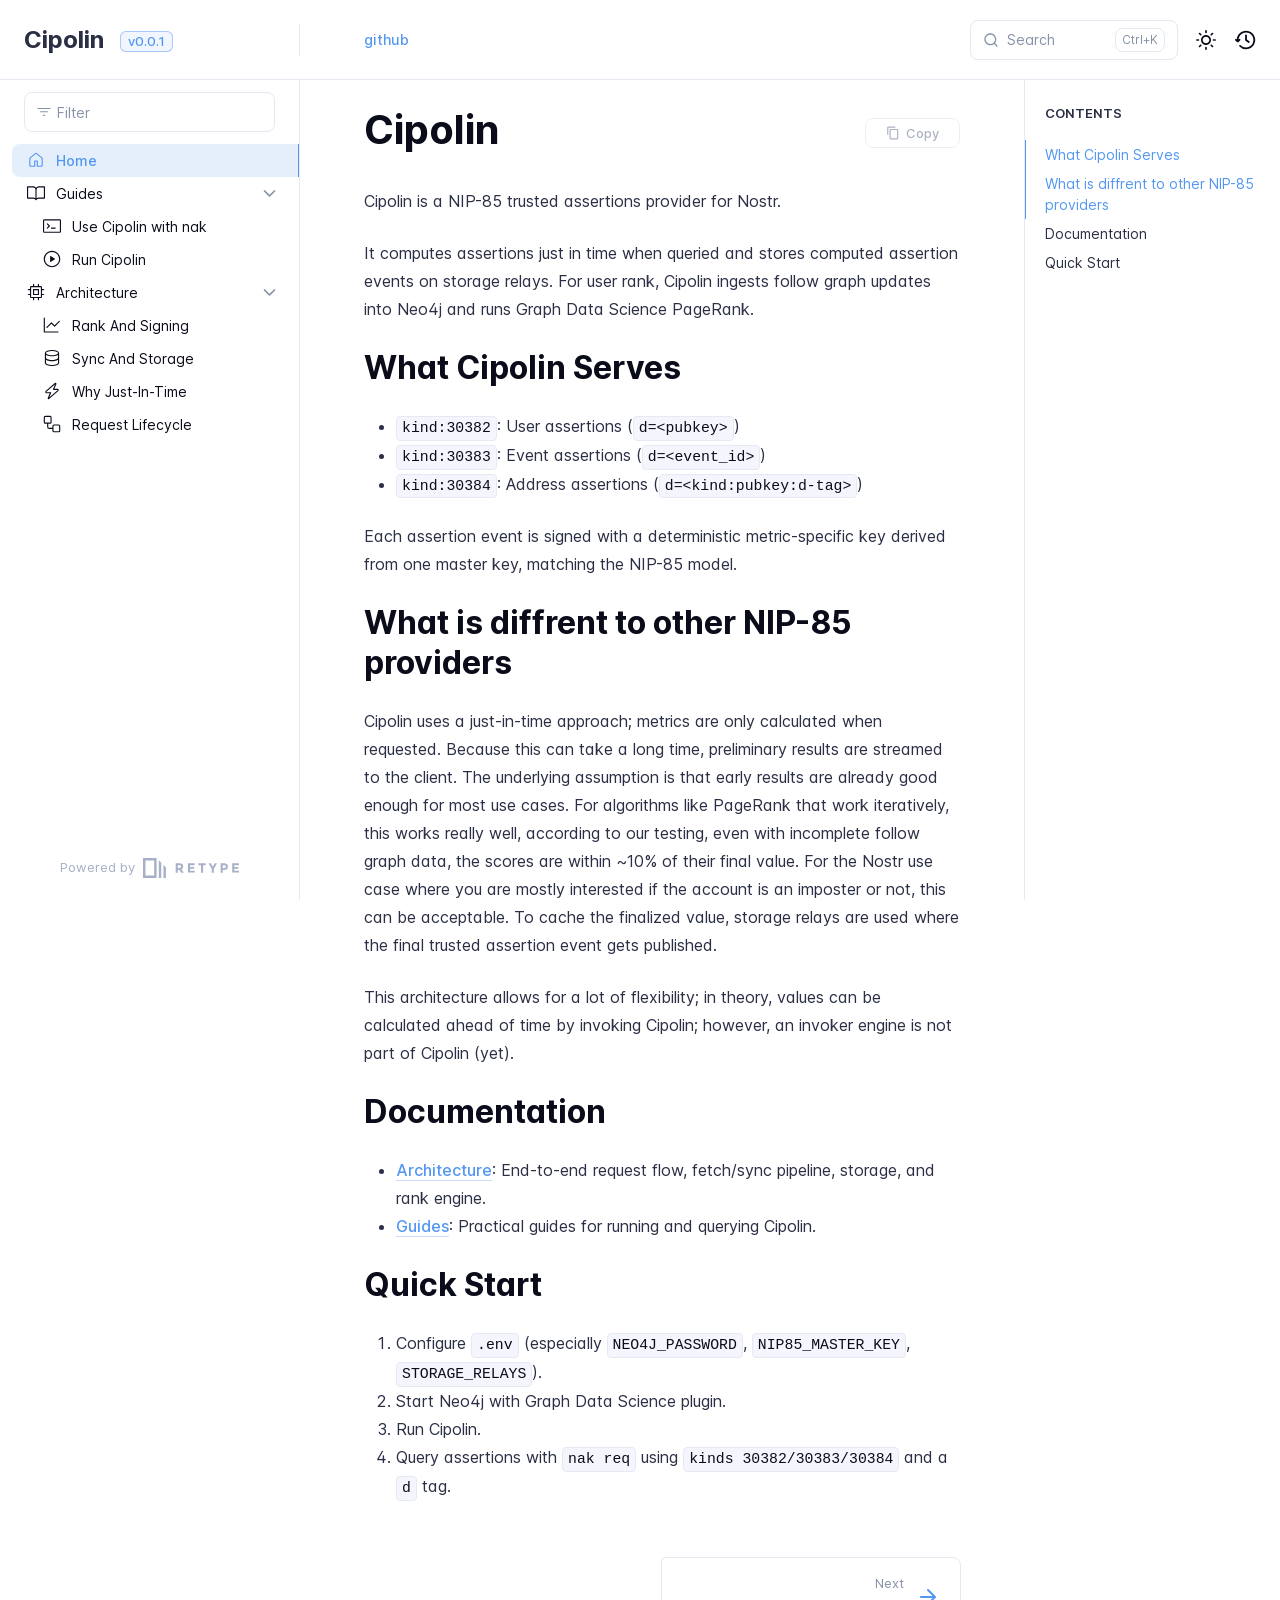
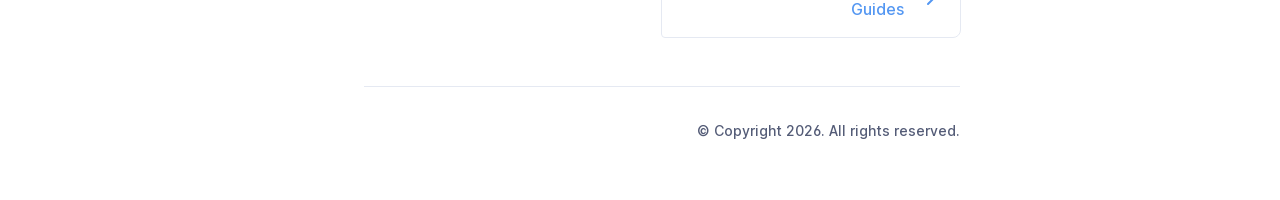
<file: index.html>
<!DOCTYPE html>
<html lang="en" class="h-full">
<head>
    <meta charset="UTF-8">
    <meta name="viewport" content="width=device-width,initial-scale=1">
    <meta name="color-scheme" content="light dark">
    <meta name="turbo-root" content="/cipolin">
    <meta name="turbo-cache-control" content="no-cache" data-turbo-track="reload" data-track-token="4.5.3.829649344211">

    <!-- See retype.com -->
    <meta name="generator" content="Retype 4.5.3">

    <!-- Primary Meta Tags -->
    <title>Cipolin</title>
    <meta name="title" content="Cipolin">
    <meta name="description" content="Cipolin is a NIP-85 trusted assertions provider for Nostr.">

    <!-- Canonical -->
    <link rel="canonical" href="https://nogringo.github.io/cipolin/">
    <link rel="sitemap" type="application/xml" title="Sitemap" href="https://nogringo.github.io/cipolin/sitemap.xml">

    <!-- Open Graph -->
    <meta property="og:type" content="website">
    <meta property="og:url" content="https://nogringo.github.io/cipolin/">
    <meta property="og:title" content="Cipolin">
    <meta property="og:description" content="Cipolin is a NIP-85 trusted assertions provider for Nostr.">
    <meta property="og:site_name" content="Cipolin">
    <meta property="og:locale" content="en_US">

    <!-- Twitter -->
    <meta name="twitter:card" content="summary_large_image">
    <meta name="twitter:url" content="https://nogringo.github.io/cipolin/">
    <meta name="twitter:title" content="Cipolin">
    <meta name="twitter:description" content="Cipolin is a NIP-85 trusted assertions provider for Nostr.">

    <!-- Alternate Markdown -->
    <link rel="alternate" type="text/markdown" href="https://nogringo.github.io/cipolin/index.md">

    <script data-cfasync="false">(function(){var cl=document.documentElement.classList,ls=localStorage.getItem("retype_scheme"),hd=cl.contains("dark"),hl=cl.contains("light"),wm=window.matchMedia&&window.matchMedia("(prefers-color-scheme: dark)").matches;if(ls==="dark"||(!ls&&wm&&!hd&&!hl)){cl.remove("light");cl.add("dark")}else if(ls==="light"||(!ls&&!wm&&!hd&&!hl)){cl.remove("dark");cl.add("light")}})();</script>

    <link href="resources/css/retype.css?v=4.5.3.829649344211" rel="stylesheet">

    <script data-cfasync="false" src="resources/js/config.js?v=4.5.3.829649344211" data-turbo-eval="false" defer></script>
    <script data-cfasync="false" src="resources/js/retype.js?v=4.5.3" data-turbo-eval="false" defer></script>
    <script id="lunr-js" data-cfasync="false" src="resources/js/lunr.js?v=4.5.3.829649344211" data-turbo-eval="false" defer></script>
</head>
<body>
    <div id="retype-app" class="relative text-base antialiased text-base-text bg-base-bg font-body">
    <div class="absolute bottom-0 left-0" style="top: 5rem; right: 50%"></div>

    <header id="retype-header" class="sticky top-0 z-30 flex w-full h-16 bg-header-bg border-b border-header-border md:h-20">
        <div class="container relative flex items-center justify-between pr-6 grow md:justify-start">
            <!-- Mobile menu button skeleton -->
            <button v-cloak class="skeleton retype-mobile-menu-button flex items-center justify-center shrink-0 overflow-hidden dark:text-white focus:outline-hidden rounded-full w-10 h-10 ml-3.5 md:hidden"><svg xmlns="http://www.w3.org/2000/svg" class="mb-px shrink-0" width="24" height="24" viewBox="0 0 24 24" role="presentation" style="margin-bottom: 0px;"><g fill="currentColor"><path d="M2 4h20v2H2zM2 11h20v2H2zM2 18h20v2H2z"></path></g></svg></button>
            <div v-cloak id="retype-sidebar-left-toggle-button"></div>
    
            <!-- Logo -->
            <div class="flex items-center justify-between h-full py-2 md:w-75">
                <div class="flex items-center px-2 md:px-6">
                    <a id="retype-branding-logo" href="https://nogringo.github.io/cipolin/" class="flex items-center leading-snug text-2xl">
                        <span class="dark:text-white font-bold line-clamp-1 md:line-clamp-2">Cipolin</span>
                    </a><span id="retype-branding-label" class="inline-flex mt-1 px-2 py-1 ml-4 text-xs font-medium leading-none items-center rounded-md bg-branding-label-bg text-branding-label-text ring-1 ring-branding-label-border ring-inset md:inline-block">v0.0.1</span>
                </div>
    
                <span class="hidden h-8 border-r md:inline-block border-base-border"></span>
            </div>
    
            <div class="flex justify-between md:grow">
                <!-- Top Nav -->
                <nav id="retype-header-nav" class="hidden md:flex">
                    <ul class="flex flex-col mb-4 md:pl-16 md:mb-0 md:flex-row md:items-center">
                        <li class="mr-6">
                            <a class="py-2 md:mb-0 inline-flex items-center text-sm whitespace-nowrap transition-colors duration-200 ease-linear md:text-header-text font-header-text hover:text-header-text-hover" href="https://github.com/nogringo/cipolin">github</a>
                        </li>
    
                    </ul>
                </nav>
    
                <div v-cloak class="flex justify-end grow">
                    <div id="retype-mobile-search-button"></div>
                    <doc-search-desktop></doc-search-desktop>
    
                    <doc-theme-switch class="lg:ml-2"></doc-theme-switch>
                    <doc-history></doc-history>
                </div>
            </div>
        </div>
    </header>


    <div id="retype-container" class="container relative flex bg-white">
        <!-- Sidebar Skeleton -->
        <div v-cloak class="fixed flex flex-col shrink-0 duration-300 ease-in-out bg-sidebar-left-bg border-sidebar-left-border sidebar top-20 w-75 border-r h-screen md:sticky transition-transform skeleton">
        
            <div class="flex items-center h-16 px-6">
                <input id="retype-filter-input-mock" class="w-full h-10 pl-8 px-3 py-2 transition-colors duration-200 ease-linear bg-filter-bg border border-filter-border rounded-lg shadow-none md:text-sm hover:border-filter-border-hover focus:outline-hidden focus:border-filter-border-focus placeholder-filter-placeholder" type="text">
            </div>
        
            <div class="pl-6 mt-1 mb-4">
                <div class="w-32 h-3 mb-4 bg-skeleton-bg rounded-full loading"></div>
                <div class="w-48 h-3 mb-4 bg-skeleton-bg rounded-full loading"></div>
                <div class="w-40 h-3 mb-4 bg-skeleton-bg rounded-full loading"></div>
                <div class="w-32 h-3 mb-4 bg-skeleton-bg rounded-full loading"></div>
                <div class="w-48 h-3 mb-4 bg-skeleton-bg rounded-full loading"></div>
                <div class="w-40 h-3 mb-4 bg-skeleton-bg rounded-full loading"></div>
            </div>
        
            <div class="shrink-0 mt-auto bg-transparent dark:border-base-border">
                <a class="flex items-center justify-center flex-nowrap h-16 text-gray-350 dark:text-dark-400 hover:text-gray-600 dark:hover:text-dark-300 transition-colors duration-150 ease-in docs-powered-by" target="_blank" href="https://retype.com/" rel="noopener">
                    <span class="text-xs whitespace-nowrap">Powered by</span>
                    <svg xmlns="http://www.w3.org/2000/svg" class="ml-2" fill="currentColor" width="96" height="20" overflow="visible"><path d="M0 0v20h13.59V0H0zm11.15 17.54H2.44V2.46h8.71v15.08zM15.8 20h2.44V4.67L15.8 2.22zM20.45 6.89V20h2.44V9.34z"/><g><path d="M40.16 8.44c0 1.49-.59 2.45-1.75 2.88l2.34 3.32h-2.53l-2.04-2.96h-1.43v2.96h-2.06V5.36h3.5c1.43 0 2.46.24 3.07.73s.9 1.27.9 2.35zm-2.48 1.1c.26-.23.38-.59.38-1.09 0-.5-.13-.84-.4-1.03s-.73-.28-1.39-.28h-1.54v2.75h1.5c.72 0 1.2-.12 1.45-.35zM51.56 5.36V7.2h-4.59v1.91h4.13v1.76h-4.13v1.92h4.74v1.83h-6.79V5.36h6.64zM60.09 7.15v7.48h-2.06V7.15h-2.61V5.36h7.28v1.79h-2.61zM70.81 14.64h-2.06v-3.66l-3.19-5.61h2.23l1.99 3.45 1.99-3.45H74l-3.19 5.61v3.66zM83.99 6.19c.65.55.97 1.4.97 2.55s-.33 1.98-1 2.51-1.68.8-3.04.8h-1.23v2.59h-2.06V5.36h3.26c1.42 0 2.45.28 3.1.83zm-1.51 3.65c.25-.28.37-.69.37-1.22s-.16-.92-.48-1.14c-.32-.23-.82-.34-1.5-.34H79.7v3.12h1.38c.68 0 1.15-.14 1.4-.42zM95.85 5.36V7.2h-4.59v1.91h4.13v1.76h-4.13v1.92H96v1.83h-6.79V5.36h6.64z"/></g></svg>
                </a>
            </div>
        </div>
        
        <!-- Sidebar component -->
        <doc-sidebar v-cloak>
            <template #sidebar-footer>
                <div class="shrink-0 mt-auto border-t md:bg-transparent md:border-none dark:border-base-border">
        
                    <div class="py-3 px-6 md:hidden border-b dark:border-base-border">
                        <nav>
                            <ul class="flex flex-wrap justify-center items-center">
                                <li class="mr-6">
                                    <a class="block py-1 inline-flex items-center text-sm whitespace-nowrap transition-colors duration-200 ease-linear md:text-header-text font-header-text hover:text-header-text-hover" href="https://github.com/nogringo/cipolin">github</a>
                                </li>
        
                            </ul>
                        </nav>
                    </div>
        
                    <a class="flex items-center justify-center flex-nowrap h-16 text-gray-350 dark:text-dark-400 hover:text-gray-600 dark:hover:text-dark-300 transition-colors duration-150 ease-in docs-powered-by" target="_blank" href="https://retype.com/" rel="noopener">
                        <span class="text-xs whitespace-nowrap">Powered by</span>
                        <svg xmlns="http://www.w3.org/2000/svg" class="ml-2" fill="currentColor" width="96" height="20" overflow="visible"><path d="M0 0v20h13.59V0H0zm11.15 17.54H2.44V2.46h8.71v15.08zM15.8 20h2.44V4.67L15.8 2.22zM20.45 6.89V20h2.44V9.34z"/><g><path d="M40.16 8.44c0 1.49-.59 2.45-1.75 2.88l2.34 3.32h-2.53l-2.04-2.96h-1.43v2.96h-2.06V5.36h3.5c1.43 0 2.46.24 3.07.73s.9 1.27.9 2.35zm-2.48 1.1c.26-.23.38-.59.38-1.09 0-.5-.13-.84-.4-1.03s-.73-.28-1.39-.28h-1.54v2.75h1.5c.72 0 1.2-.12 1.45-.35zM51.56 5.36V7.2h-4.59v1.91h4.13v1.76h-4.13v1.92h4.74v1.83h-6.79V5.36h6.64zM60.09 7.15v7.48h-2.06V7.15h-2.61V5.36h7.28v1.79h-2.61zM70.81 14.64h-2.06v-3.66l-3.19-5.61h2.23l1.99 3.45 1.99-3.45H74l-3.19 5.61v3.66zM83.99 6.19c.65.55.97 1.4.97 2.55s-.33 1.98-1 2.51-1.68.8-3.04.8h-1.23v2.59h-2.06V5.36h3.26c1.42 0 2.45.28 3.1.83zm-1.51 3.65c.25-.28.37-.69.37-1.22s-.16-.92-.48-1.14c-.32-.23-.82-.34-1.5-.34H79.7v3.12h1.38c.68 0 1.15-.14 1.4-.42zM95.85 5.36V7.2h-4.59v1.91h4.13v1.76h-4.13v1.92H96v1.83h-6.79V5.36h6.64z"/></g></svg>
                    </a>
                </div>
            </template>
        </doc-sidebar>

        <div class="grow min-w-0 bg-body-bg">
            <!-- Render "toolbar" template here on api pages --><!-- Render page content -->
<div class="flex">
    <div id="retype-main" class="min-w-0 p-4 grow md:px-16">
        <main class="relative pb-12 lg:pt-2">
            <div class="relative retype-markdown" id="retype-content">
                <!-- Rendered if sidebar right is enabled -->
                <div id="retype-sidebar-right-toggle"></div>
                <doc-page-actions></doc-page-actions>

                <!-- Page content  -->
<h1 id="cipolin">Cipolin</h1>
<p>Cipolin is a NIP-85 trusted assertions provider for Nostr.</p>
<p>It computes assertions just in time when queried and stores computed assertion events on storage relays. For user rank, Cipolin ingests follow graph updates into Neo4j and runs Graph Data Science PageRank.</p>
<h2 id="what-cipolin-serves">What Cipolin Serves</h2>
<ul>
<li><code translate="no" v-pre>kind:30382</code>: User assertions (<code translate="no" v-pre>d=&lt;pubkey&gt;</code>)</li>
<li><code translate="no" v-pre>kind:30383</code>: Event assertions (<code translate="no" v-pre>d=&lt;event_id&gt;</code>)</li>
<li><code translate="no" v-pre>kind:30384</code>: Address assertions (<code translate="no" v-pre>d=&lt;kind:pubkey:d-tag&gt;</code>)</li>
</ul>
<p>Each assertion event is signed with a deterministic metric-specific key derived from one master key, matching the NIP-85 model.</p>
<h2 id="what-is-diffrent-to-other-nip-85-providers">What is diffrent to other NIP-85 providers</h2>
<p>Cipolin uses a just-in-time approach; metrics are only calculated when requested. Because this can take a long time, preliminary results are streamed to the client. The underlying assumption is that early results are already good enough for most use cases. For algorithms like PageRank that work iteratively, this works really well, according to our testing, even with incomplete follow graph data, the scores are within ~10% of their final value. For the Nostr use case where you are mostly interested if the account is an imposter or not, this can be acceptable.
To cache the finalized value, storage relays are used where the final trusted assertion event gets published.</p>
<p>This architecture allows for a lot of flexibility; in theory, values can be calculated ahead of time by invoking Cipolin; however, an invoker engine is not part of Cipolin (yet).</p>
<h2 id="documentation">Documentation</h2>
<ul>
<li><a href="architecture/">Architecture</a>: End-to-end request flow, fetch/sync pipeline, storage, and rank engine.</li>
<li><a href="guides/">Guides</a>: Practical guides for running and querying Cipolin.</li>
</ul>
<h2 id="quick-start">Quick Start</h2>
<ol>
<li>Configure <code translate="no" v-pre>.env</code> (especially <code translate="no" v-pre>NEO4J_PASSWORD</code>, <code translate="no" v-pre>NIP85_MASTER_KEY</code>, <code translate="no" v-pre>STORAGE_RELAYS</code>).</li>
<li>Start Neo4j with Graph Data Science plugin.</li>
<li>Run Cipolin.</li>
<li>Query assertions with <code translate="no" v-pre>nak req</code> using <code translate="no" v-pre>kinds 30382/30383/30384</code> and a <code translate="no" v-pre>d</code> tag.</li>
</ol>

                
                <!-- Required only on API pages -->
                <doc-toolbar-member-filter-no-results></doc-toolbar-member-filter-no-results>
            </div>
            <footer id="retype-content-footer" class="clear-both">
            
                <nav id="retype-nextprev" class="print:hidden flex mt-14">
                    <div class="w-1/2">
                    </div>
            
                    <div class="w-1/2">
                        <a class="px-5 py-4 -mx-px h-full flex items-center justify-end break-normal font-medium text-body-link border border-base-border hover:border-base-border-hover rounded-l rounded-r-lg transition-colors duration-150 relative hover:z-5" href="guides/">
                            <span>
                                <span class="block text-xs font-normal text-right text-base-text-muted">Next</span>
                                <span class="block mt-1">Guides</span>
                            </span>
                            <svg xmlns="http://www.w3.org/2000/svg" class="ml-3" width="24" height="24" viewBox="0 0 24 24" fill="currentColor" overflow="visible"><path d="M19.92 12.38a1 1 0 00-.22-1.09l-7-7a.996.996 0 10-1.41 1.41l5.3 5.3H5c-.55 0-1 .45-1 1s.45 1 1 1h11.59l-5.29 5.29a.996.996 0 000 1.41c.19.2.44.3.7.3s.51-.1.71-.29l7-7c.09-.09.16-.21.21-.33z" /><path fill="none" d="M0 0h24v24H0z" /></svg>
                        </a>
                    </div>
                </nav>
            </footer>
        </main>

        <div id="retype-page-footer" class="print:border-none border-t border-base-border pt-6 mb-8">
            <footer class="flex flex-wrap items-center justify-between print:justify-center">
                <div id="retype-footer-links" class="print:hidden">
                    <ul class="flex flex-wrap items-center text-sm">
                    </ul>
                </div>
                <div id="retype-copyright" class="print:justify-center py-2 text-footer-text font-footer-link text-sm leading-relaxed"><p>© Copyright 2026. All rights reserved.</p></div>
            </footer>
        </div>
    </div>

    <!-- Rendered if sidebar right is enabled -->
    <!-- Sidebar right skeleton-->
    <div v-cloak class="fixed top-0 bottom-0 right-0 translate-x-full bg-sidebar-right-bg border-sidebar-right-border lg:sticky lg:border-l lg:shrink-0 lg:pt-6 lg:translate-x-0 sm:w-1/2 lg:w-64 lg:z-0 md:w-104 sidebar-right skeleton">
        <div class="pl-5">
            <div class="w-32 h-3 mb-4 bg-skeleton-bg rounded-full loading"></div>
            <div class="w-48 h-3 mb-4 bg-skeleton-bg rounded-full loading"></div>
            <div class="w-40 h-3 mb-4 bg-skeleton-bg rounded-full loading"></div>
        </div>
    </div>

    <!-- User should be able to hide sidebar right -->
    <doc-sidebar-right v-cloak></doc-sidebar-right>
</div>

        </div>
    </div>

    <doc-search-mobile></doc-search-mobile>
    <doc-back-to-top></doc-back-to-top>
</div>


    <div id="retype-overlay-target"></div>

        <script data-cfasync="false">window.__DOCS__ = { "title": "Home", isRoot: true, level: 0, icon: "file", hasPrism: false, hasInstagram: false, hasMermaid: false, hasMath: false, tocDepth: 23, "md": "/index.md" }</script>
</body>
</html>
</file>
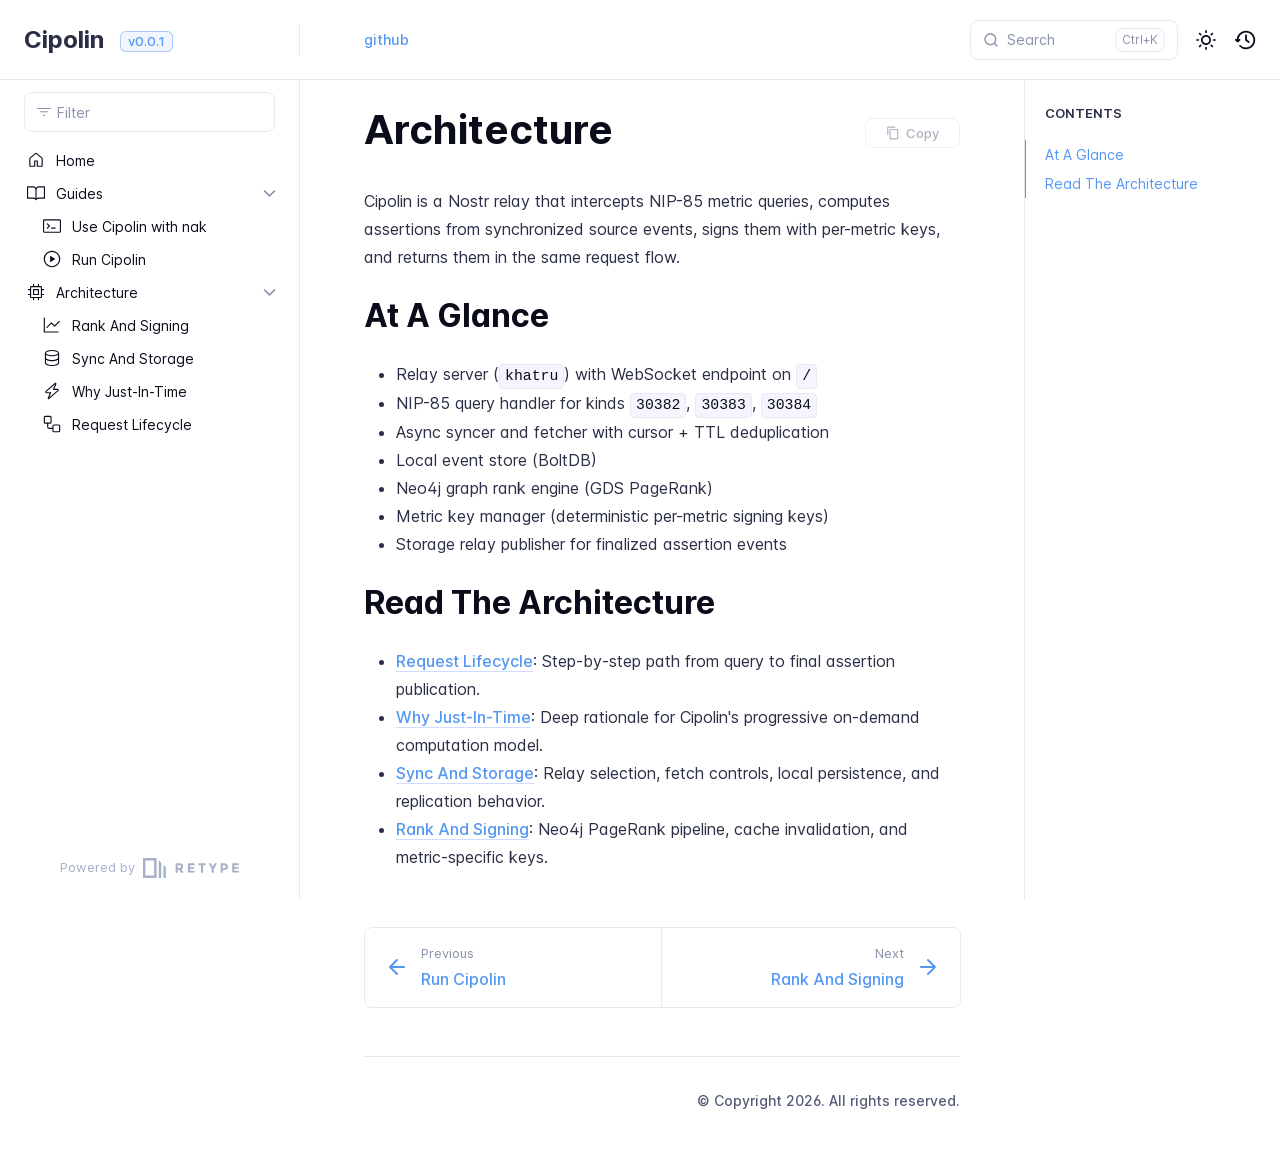
<file: architecture/index.html>
<!DOCTYPE html>
<html lang="en" class="h-full">
<head>
    <meta charset="UTF-8">
    <meta name="viewport" content="width=device-width,initial-scale=1">
    <meta name="color-scheme" content="light dark">
    <meta name="turbo-root" content="/cipolin">
    <meta name="turbo-cache-control" content="no-cache" data-turbo-track="reload" data-track-token="4.5.3.829649344211">

    <!-- See retype.com -->
    <meta name="generator" content="Retype 4.5.3">

    <!-- Primary Meta Tags -->
    <title>Architecture</title>
    <meta name="title" content="Architecture">
    <meta name="description" content="Cipolin is a Nostr relay that intercepts NIP-85 metric queries, computes assertions from synchronized source events, signs them with per-metric keys, and returns them in the same request flow.">

    <!-- Canonical -->
    <link rel="canonical" href="https://nogringo.github.io/cipolin/architecture/">
    <link rel="sitemap" type="application/xml" title="Sitemap" href="https://nogringo.github.io/cipolin/sitemap.xml">

    <!-- Open Graph -->
    <meta property="og:type" content="website">
    <meta property="og:url" content="https://nogringo.github.io/cipolin/architecture/">
    <meta property="og:title" content="Architecture">
    <meta property="og:description" content="Cipolin is a Nostr relay that intercepts NIP-85 metric queries, computes assertions from synchronized source events, signs them with per-metric keys, and returns them in the same request flow.">
    <meta property="og:site_name" content="Cipolin">
    <meta property="og:locale" content="en_US">

    <!-- Twitter -->
    <meta name="twitter:card" content="summary_large_image">
    <meta name="twitter:url" content="https://nogringo.github.io/cipolin/architecture/">
    <meta name="twitter:title" content="Architecture">
    <meta name="twitter:description" content="Cipolin is a Nostr relay that intercepts NIP-85 metric queries, computes assertions from synchronized source events, signs them with per-metric keys, and returns them in the same request flow.">

    <!-- Alternate Markdown -->
    <link rel="alternate" type="text/markdown" href="https://nogringo.github.io/cipolin/architecture/index.md">

    <script data-cfasync="false">(function(){var cl=document.documentElement.classList,ls=localStorage.getItem("retype_scheme"),hd=cl.contains("dark"),hl=cl.contains("light"),wm=window.matchMedia&&window.matchMedia("(prefers-color-scheme: dark)").matches;if(ls==="dark"||(!ls&&wm&&!hd&&!hl)){cl.remove("light");cl.add("dark")}else if(ls==="light"||(!ls&&!wm&&!hd&&!hl)){cl.remove("dark");cl.add("light")}})();</script>

    <link href="../resources/css/retype.css?v=4.5.3.829649344211" rel="stylesheet">

    <script data-cfasync="false" src="../resources/js/config.js?v=4.5.3.829649344211" data-turbo-eval="false" defer></script>
    <script data-cfasync="false" src="../resources/js/retype.js?v=4.5.3" data-turbo-eval="false" defer></script>
    <script id="lunr-js" data-cfasync="false" src="../resources/js/lunr.js?v=4.5.3.829649344211" data-turbo-eval="false" defer></script>
</head>
<body>
    <div id="retype-app" class="relative text-base antialiased text-base-text bg-base-bg font-body">
    <div class="absolute bottom-0 left-0" style="top: 5rem; right: 50%"></div>

    <header id="retype-header" class="sticky top-0 z-30 flex w-full h-16 bg-header-bg border-b border-header-border md:h-20">
        <div class="container relative flex items-center justify-between pr-6 grow md:justify-start">
            <!-- Mobile menu button skeleton -->
            <button v-cloak class="skeleton retype-mobile-menu-button flex items-center justify-center shrink-0 overflow-hidden dark:text-white focus:outline-hidden rounded-full w-10 h-10 ml-3.5 md:hidden"><svg xmlns="http://www.w3.org/2000/svg" class="mb-px shrink-0" width="24" height="24" viewBox="0 0 24 24" role="presentation" style="margin-bottom: 0px;"><g fill="currentColor"><path d="M2 4h20v2H2zM2 11h20v2H2zM2 18h20v2H2z"></path></g></svg></button>
            <div v-cloak id="retype-sidebar-left-toggle-button"></div>
    
            <!-- Logo -->
            <div class="flex items-center justify-between h-full py-2 md:w-75">
                <div class="flex items-center px-2 md:px-6">
                    <a id="retype-branding-logo" href="https://nogringo.github.io/cipolin/" class="flex items-center leading-snug text-2xl">
                        <span class="dark:text-white font-bold line-clamp-1 md:line-clamp-2">Cipolin</span>
                    </a><span id="retype-branding-label" class="inline-flex mt-1 px-2 py-1 ml-4 text-xs font-medium leading-none items-center rounded-md bg-branding-label-bg text-branding-label-text ring-1 ring-branding-label-border ring-inset md:inline-block">v0.0.1</span>
                </div>
    
                <span class="hidden h-8 border-r md:inline-block border-base-border"></span>
            </div>
    
            <div class="flex justify-between md:grow">
                <!-- Top Nav -->
                <nav id="retype-header-nav" class="hidden md:flex">
                    <ul class="flex flex-col mb-4 md:pl-16 md:mb-0 md:flex-row md:items-center">
                        <li class="mr-6">
                            <a class="py-2 md:mb-0 inline-flex items-center text-sm whitespace-nowrap transition-colors duration-200 ease-linear md:text-header-text font-header-text hover:text-header-text-hover" href="https://github.com/nogringo/cipolin">github</a>
                        </li>
    
                    </ul>
                </nav>
    
                <div v-cloak class="flex justify-end grow">
                    <div id="retype-mobile-search-button"></div>
                    <doc-search-desktop></doc-search-desktop>
    
                    <doc-theme-switch class="lg:ml-2"></doc-theme-switch>
                    <doc-history></doc-history>
                </div>
            </div>
        </div>
    </header>


    <div id="retype-container" class="container relative flex bg-white">
        <!-- Sidebar Skeleton -->
        <div v-cloak class="fixed flex flex-col shrink-0 duration-300 ease-in-out bg-sidebar-left-bg border-sidebar-left-border sidebar top-20 w-75 border-r h-screen md:sticky transition-transform skeleton">
        
            <div class="flex items-center h-16 px-6">
                <input id="retype-filter-input-mock" class="w-full h-10 pl-8 px-3 py-2 transition-colors duration-200 ease-linear bg-filter-bg border border-filter-border rounded-lg shadow-none md:text-sm hover:border-filter-border-hover focus:outline-hidden focus:border-filter-border-focus placeholder-filter-placeholder" type="text">
            </div>
        
            <div class="pl-6 mt-1 mb-4">
                <div class="w-32 h-3 mb-4 bg-skeleton-bg rounded-full loading"></div>
                <div class="w-48 h-3 mb-4 bg-skeleton-bg rounded-full loading"></div>
                <div class="w-40 h-3 mb-4 bg-skeleton-bg rounded-full loading"></div>
                <div class="w-32 h-3 mb-4 bg-skeleton-bg rounded-full loading"></div>
                <div class="w-48 h-3 mb-4 bg-skeleton-bg rounded-full loading"></div>
                <div class="w-40 h-3 mb-4 bg-skeleton-bg rounded-full loading"></div>
            </div>
        
            <div class="shrink-0 mt-auto bg-transparent dark:border-base-border">
                <a class="flex items-center justify-center flex-nowrap h-16 text-gray-350 dark:text-dark-400 hover:text-gray-600 dark:hover:text-dark-300 transition-colors duration-150 ease-in docs-powered-by" target="_blank" href="https://retype.com/" rel="noopener">
                    <span class="text-xs whitespace-nowrap">Powered by</span>
                    <svg xmlns="http://www.w3.org/2000/svg" class="ml-2" fill="currentColor" width="96" height="20" overflow="visible"><path d="M0 0v20h13.59V0H0zm11.15 17.54H2.44V2.46h8.71v15.08zM15.8 20h2.44V4.67L15.8 2.22zM20.45 6.89V20h2.44V9.34z"/><g><path d="M40.16 8.44c0 1.49-.59 2.45-1.75 2.88l2.34 3.32h-2.53l-2.04-2.96h-1.43v2.96h-2.06V5.36h3.5c1.43 0 2.46.24 3.07.73s.9 1.27.9 2.35zm-2.48 1.1c.26-.23.38-.59.38-1.09 0-.5-.13-.84-.4-1.03s-.73-.28-1.39-.28h-1.54v2.75h1.5c.72 0 1.2-.12 1.45-.35zM51.56 5.36V7.2h-4.59v1.91h4.13v1.76h-4.13v1.92h4.74v1.83h-6.79V5.36h6.64zM60.09 7.15v7.48h-2.06V7.15h-2.61V5.36h7.28v1.79h-2.61zM70.81 14.64h-2.06v-3.66l-3.19-5.61h2.23l1.99 3.45 1.99-3.45H74l-3.19 5.61v3.66zM83.99 6.19c.65.55.97 1.4.97 2.55s-.33 1.98-1 2.51-1.68.8-3.04.8h-1.23v2.59h-2.06V5.36h3.26c1.42 0 2.45.28 3.1.83zm-1.51 3.65c.25-.28.37-.69.37-1.22s-.16-.92-.48-1.14c-.32-.23-.82-.34-1.5-.34H79.7v3.12h1.38c.68 0 1.15-.14 1.4-.42zM95.85 5.36V7.2h-4.59v1.91h4.13v1.76h-4.13v1.92H96v1.83h-6.79V5.36h6.64z"/></g></svg>
                </a>
            </div>
        </div>
        
        <!-- Sidebar component -->
        <doc-sidebar v-cloak>
            <template #sidebar-footer>
                <div class="shrink-0 mt-auto border-t md:bg-transparent md:border-none dark:border-base-border">
        
                    <div class="py-3 px-6 md:hidden border-b dark:border-base-border">
                        <nav>
                            <ul class="flex flex-wrap justify-center items-center">
                                <li class="mr-6">
                                    <a class="block py-1 inline-flex items-center text-sm whitespace-nowrap transition-colors duration-200 ease-linear md:text-header-text font-header-text hover:text-header-text-hover" href="https://github.com/nogringo/cipolin">github</a>
                                </li>
        
                            </ul>
                        </nav>
                    </div>
        
                    <a class="flex items-center justify-center flex-nowrap h-16 text-gray-350 dark:text-dark-400 hover:text-gray-600 dark:hover:text-dark-300 transition-colors duration-150 ease-in docs-powered-by" target="_blank" href="https://retype.com/" rel="noopener">
                        <span class="text-xs whitespace-nowrap">Powered by</span>
                        <svg xmlns="http://www.w3.org/2000/svg" class="ml-2" fill="currentColor" width="96" height="20" overflow="visible"><path d="M0 0v20h13.59V0H0zm11.15 17.54H2.44V2.46h8.71v15.08zM15.8 20h2.44V4.67L15.8 2.22zM20.45 6.89V20h2.44V9.34z"/><g><path d="M40.16 8.44c0 1.49-.59 2.45-1.75 2.88l2.34 3.32h-2.53l-2.04-2.96h-1.43v2.96h-2.06V5.36h3.5c1.43 0 2.46.24 3.07.73s.9 1.27.9 2.35zm-2.48 1.1c.26-.23.38-.59.38-1.09 0-.5-.13-.84-.4-1.03s-.73-.28-1.39-.28h-1.54v2.75h1.5c.72 0 1.2-.12 1.45-.35zM51.56 5.36V7.2h-4.59v1.91h4.13v1.76h-4.13v1.92h4.74v1.83h-6.79V5.36h6.64zM60.09 7.15v7.48h-2.06V7.15h-2.61V5.36h7.28v1.79h-2.61zM70.81 14.64h-2.06v-3.66l-3.19-5.61h2.23l1.99 3.45 1.99-3.45H74l-3.19 5.61v3.66zM83.99 6.19c.65.55.97 1.4.97 2.55s-.33 1.98-1 2.51-1.68.8-3.04.8h-1.23v2.59h-2.06V5.36h3.26c1.42 0 2.45.28 3.1.83zm-1.51 3.65c.25-.28.37-.69.37-1.22s-.16-.92-.48-1.14c-.32-.23-.82-.34-1.5-.34H79.7v3.12h1.38c.68 0 1.15-.14 1.4-.42zM95.85 5.36V7.2h-4.59v1.91h4.13v1.76h-4.13v1.92H96v1.83h-6.79V5.36h6.64z"/></g></svg>
                    </a>
                </div>
            </template>
        </doc-sidebar>

        <div class="grow min-w-0 bg-body-bg">
            <!-- Render "toolbar" template here on api pages --><!-- Render page content -->
<div class="flex">
    <div id="retype-main" class="min-w-0 p-4 grow md:px-16">
        <main class="relative pb-12 lg:pt-2">
            <div class="relative retype-markdown" id="retype-content">
                <!-- Rendered if sidebar right is enabled -->
                <div id="retype-sidebar-right-toggle"></div>
                <doc-page-actions></doc-page-actions>

                <!-- Page content  -->
<h1 id="architecture">Architecture</h1>
<p>Cipolin is a Nostr relay that intercepts NIP-85 metric queries, computes assertions from synchronized source events, signs them with per-metric keys, and returns them in the same request flow.</p>
<h2 id="at-a-glance">At A Glance</h2>
<ul>
<li>Relay server (<code translate="no" v-pre>khatru</code>) with WebSocket endpoint on <code translate="no" v-pre>/</code></li>
<li>NIP-85 query handler for kinds <code translate="no" v-pre>30382</code>, <code translate="no" v-pre>30383</code>, <code translate="no" v-pre>30384</code></li>
<li>Async syncer and fetcher with cursor + TTL deduplication</li>
<li>Local event store (BoltDB)</li>
<li>Neo4j graph rank engine (GDS PageRank)</li>
<li>Metric key manager (deterministic per-metric signing keys)</li>
<li>Storage relay publisher for finalized assertion events</li>
</ul>
<h2 id="read-the-architecture">Read The Architecture</h2>
<ul>
<li><a href="request-lifecycle/">Request Lifecycle</a>: Step-by-step path from query to final assertion publication.</li>
<li><a href="just-in-time/">Why Just-In-Time</a>: Deep rationale for Cipolin&#x27;s progressive on-demand computation model.</li>
<li><a href="sync-and-storage/">Sync And Storage</a>: Relay selection, fetch controls, local persistence, and replication behavior.</li>
<li><a href="rank-and-signing/">Rank And Signing</a>: Neo4j PageRank pipeline, cache invalidation, and metric-specific keys.</li>
</ul>

                
                <!-- Required only on API pages -->
                <doc-toolbar-member-filter-no-results></doc-toolbar-member-filter-no-results>
            </div>
            <footer id="retype-content-footer" class="clear-both">
            
                <nav id="retype-nextprev" class="print:hidden flex mt-14">
                    <div class="w-1/2">
                        <a class="px-5 py-4 h-full flex items-center break-normal font-medium text-body-link border border-base-border hover:border-base-border-hover rounded-l-lg transition-colors duration-150 relative hover:z-5" href="../guides/run/">
                            <svg xmlns="http://www.w3.org/2000/svg" class="mr-3" width="24" height="24" viewBox="0 0 24 24" fill="currentColor" overflow="visible"><path d="M19 11H7.41l5.29-5.29a.996.996 0 10-1.41-1.41l-7 7a1 1 0 000 1.42l7 7a1.024 1.024 0 001.42-.01.996.996 0 000-1.41L7.41 13H19c.55 0 1-.45 1-1s-.45-1-1-1z" /><path fill="none" d="M0 0h24v24H0z" /></svg>
                            <span>
                                <span class="block text-xs font-normal text-base-text-muted">Previous</span>
                                <span class="block mt-1">Run Cipolin</span>
                            </span>
                        </a>
                    </div>
            
                    <div class="w-1/2">
                        <a class="px-5 py-4 -mx-px h-full flex items-center justify-end break-normal font-medium text-body-link border border-base-border hover:border-base-border-hover rounded-r-lg transition-colors duration-150 relative hover:z-5" href="../architecture/rank-and-signing/">
                            <span>
                                <span class="block text-xs font-normal text-right text-base-text-muted">Next</span>
                                <span class="block mt-1">Rank And Signing</span>
                            </span>
                            <svg xmlns="http://www.w3.org/2000/svg" class="ml-3" width="24" height="24" viewBox="0 0 24 24" fill="currentColor" overflow="visible"><path d="M19.92 12.38a1 1 0 00-.22-1.09l-7-7a.996.996 0 10-1.41 1.41l5.3 5.3H5c-.55 0-1 .45-1 1s.45 1 1 1h11.59l-5.29 5.29a.996.996 0 000 1.41c.19.2.44.3.7.3s.51-.1.71-.29l7-7c.09-.09.16-.21.21-.33z" /><path fill="none" d="M0 0h24v24H0z" /></svg>
                        </a>
                    </div>
                </nav>
            </footer>
        </main>

        <div id="retype-page-footer" class="print:border-none border-t border-base-border pt-6 mb-8">
            <footer class="flex flex-wrap items-center justify-between print:justify-center">
                <div id="retype-footer-links" class="print:hidden">
                    <ul class="flex flex-wrap items-center text-sm">
                    </ul>
                </div>
                <div id="retype-copyright" class="print:justify-center py-2 text-footer-text font-footer-link text-sm leading-relaxed"><p>© Copyright 2026. All rights reserved.</p></div>
            </footer>
        </div>
    </div>

    <!-- Rendered if sidebar right is enabled -->
    <!-- Sidebar right skeleton-->
    <div v-cloak class="fixed top-0 bottom-0 right-0 translate-x-full bg-sidebar-right-bg border-sidebar-right-border lg:sticky lg:border-l lg:shrink-0 lg:pt-6 lg:translate-x-0 sm:w-1/2 lg:w-64 lg:z-0 md:w-104 sidebar-right skeleton">
        <div class="pl-5">
            <div class="w-32 h-3 mb-4 bg-skeleton-bg rounded-full loading"></div>
            <div class="w-48 h-3 mb-4 bg-skeleton-bg rounded-full loading"></div>
            <div class="w-40 h-3 mb-4 bg-skeleton-bg rounded-full loading"></div>
        </div>
    </div>

    <!-- User should be able to hide sidebar right -->
    <doc-sidebar-right v-cloak></doc-sidebar-right>
</div>

        </div>
    </div>

    <doc-search-mobile></doc-search-mobile>
    <doc-back-to-top></doc-back-to-top>
</div>


    <div id="retype-overlay-target"></div>

        <script data-cfasync="false">window.__DOCS__ = { "title": "Architecture", level: 1, icon: "file", hasPrism: false, hasInstagram: false, hasMermaid: false, hasMath: false, tocDepth: 23, "md": "/architecture/index.md" }</script>
</body>
</html>
</file>
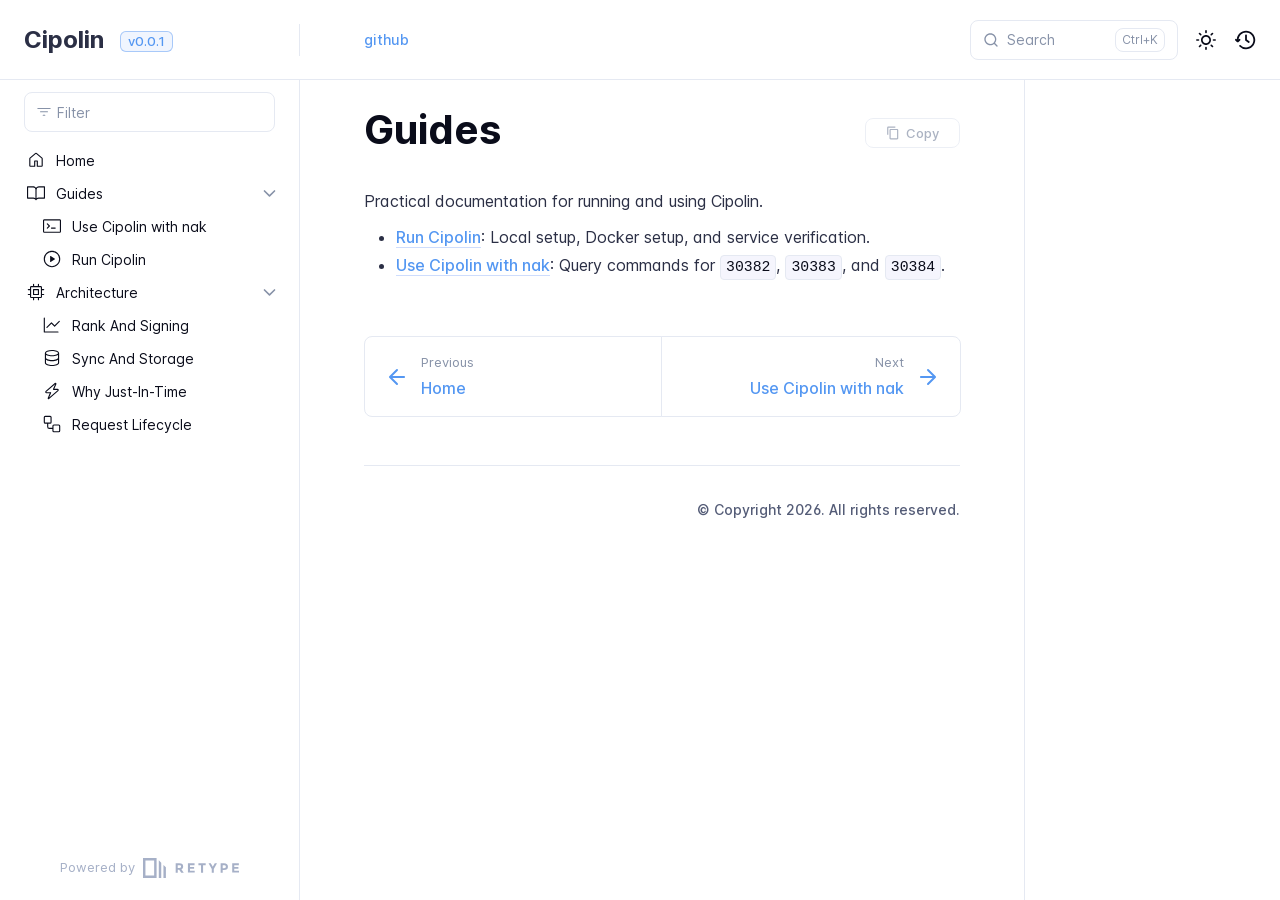
<file: guides/index.html>
<!DOCTYPE html>
<html lang="en" class="h-full">
<head>
    <meta charset="UTF-8">
    <meta name="viewport" content="width=device-width,initial-scale=1">
    <meta name="color-scheme" content="light dark">
    <meta name="turbo-root" content="/cipolin">
    <meta name="turbo-cache-control" content="no-cache" data-turbo-track="reload" data-track-token="4.5.3.829649344211">

    <!-- See retype.com -->
    <meta name="generator" content="Retype 4.5.3">

    <!-- Primary Meta Tags -->
    <title>Guides</title>
    <meta name="title" content="Guides">
    <meta name="description" content="Practical documentation for running and using Cipolin.">

    <!-- Canonical -->
    <link rel="canonical" href="https://nogringo.github.io/cipolin/guides/">
    <link rel="sitemap" type="application/xml" title="Sitemap" href="https://nogringo.github.io/cipolin/sitemap.xml">

    <!-- Open Graph -->
    <meta property="og:type" content="website">
    <meta property="og:url" content="https://nogringo.github.io/cipolin/guides/">
    <meta property="og:title" content="Guides">
    <meta property="og:description" content="Practical documentation for running and using Cipolin.">
    <meta property="og:site_name" content="Cipolin">
    <meta property="og:locale" content="en_US">

    <!-- Twitter -->
    <meta name="twitter:card" content="summary_large_image">
    <meta name="twitter:url" content="https://nogringo.github.io/cipolin/guides/">
    <meta name="twitter:title" content="Guides">
    <meta name="twitter:description" content="Practical documentation for running and using Cipolin.">

    <!-- Alternate Markdown -->
    <link rel="alternate" type="text/markdown" href="https://nogringo.github.io/cipolin/guides/index.md">

    <script data-cfasync="false">(function(){var cl=document.documentElement.classList,ls=localStorage.getItem("retype_scheme"),hd=cl.contains("dark"),hl=cl.contains("light"),wm=window.matchMedia&&window.matchMedia("(prefers-color-scheme: dark)").matches;if(ls==="dark"||(!ls&&wm&&!hd&&!hl)){cl.remove("light");cl.add("dark")}else if(ls==="light"||(!ls&&!wm&&!hd&&!hl)){cl.remove("dark");cl.add("light")}})();</script>

    <link href="../resources/css/retype.css?v=4.5.3.829649344211" rel="stylesheet">

    <script data-cfasync="false" src="../resources/js/config.js?v=4.5.3.829649344211" data-turbo-eval="false" defer></script>
    <script data-cfasync="false" src="../resources/js/retype.js?v=4.5.3" data-turbo-eval="false" defer></script>
    <script id="lunr-js" data-cfasync="false" src="../resources/js/lunr.js?v=4.5.3.829649344211" data-turbo-eval="false" defer></script>
</head>
<body>
    <div id="retype-app" class="relative text-base antialiased text-base-text bg-base-bg font-body">
    <div class="absolute bottom-0 left-0" style="top: 5rem; right: 50%"></div>

    <header id="retype-header" class="sticky top-0 z-30 flex w-full h-16 bg-header-bg border-b border-header-border md:h-20">
        <div class="container relative flex items-center justify-between pr-6 grow md:justify-start">
            <!-- Mobile menu button skeleton -->
            <button v-cloak class="skeleton retype-mobile-menu-button flex items-center justify-center shrink-0 overflow-hidden dark:text-white focus:outline-hidden rounded-full w-10 h-10 ml-3.5 md:hidden"><svg xmlns="http://www.w3.org/2000/svg" class="mb-px shrink-0" width="24" height="24" viewBox="0 0 24 24" role="presentation" style="margin-bottom: 0px;"><g fill="currentColor"><path d="M2 4h20v2H2zM2 11h20v2H2zM2 18h20v2H2z"></path></g></svg></button>
            <div v-cloak id="retype-sidebar-left-toggle-button"></div>
    
            <!-- Logo -->
            <div class="flex items-center justify-between h-full py-2 md:w-75">
                <div class="flex items-center px-2 md:px-6">
                    <a id="retype-branding-logo" href="https://nogringo.github.io/cipolin/" class="flex items-center leading-snug text-2xl">
                        <span class="dark:text-white font-bold line-clamp-1 md:line-clamp-2">Cipolin</span>
                    </a><span id="retype-branding-label" class="inline-flex mt-1 px-2 py-1 ml-4 text-xs font-medium leading-none items-center rounded-md bg-branding-label-bg text-branding-label-text ring-1 ring-branding-label-border ring-inset md:inline-block">v0.0.1</span>
                </div>
    
                <span class="hidden h-8 border-r md:inline-block border-base-border"></span>
            </div>
    
            <div class="flex justify-between md:grow">
                <!-- Top Nav -->
                <nav id="retype-header-nav" class="hidden md:flex">
                    <ul class="flex flex-col mb-4 md:pl-16 md:mb-0 md:flex-row md:items-center">
                        <li class="mr-6">
                            <a class="py-2 md:mb-0 inline-flex items-center text-sm whitespace-nowrap transition-colors duration-200 ease-linear md:text-header-text font-header-text hover:text-header-text-hover" href="https://github.com/nogringo/cipolin">github</a>
                        </li>
    
                    </ul>
                </nav>
    
                <div v-cloak class="flex justify-end grow">
                    <div id="retype-mobile-search-button"></div>
                    <doc-search-desktop></doc-search-desktop>
    
                    <doc-theme-switch class="lg:ml-2"></doc-theme-switch>
                    <doc-history></doc-history>
                </div>
            </div>
        </div>
    </header>


    <div id="retype-container" class="container relative flex bg-white">
        <!-- Sidebar Skeleton -->
        <div v-cloak class="fixed flex flex-col shrink-0 duration-300 ease-in-out bg-sidebar-left-bg border-sidebar-left-border sidebar top-20 w-75 border-r h-screen md:sticky transition-transform skeleton">
        
            <div class="flex items-center h-16 px-6">
                <input id="retype-filter-input-mock" class="w-full h-10 pl-8 px-3 py-2 transition-colors duration-200 ease-linear bg-filter-bg border border-filter-border rounded-lg shadow-none md:text-sm hover:border-filter-border-hover focus:outline-hidden focus:border-filter-border-focus placeholder-filter-placeholder" type="text">
            </div>
        
            <div class="pl-6 mt-1 mb-4">
                <div class="w-32 h-3 mb-4 bg-skeleton-bg rounded-full loading"></div>
                <div class="w-48 h-3 mb-4 bg-skeleton-bg rounded-full loading"></div>
                <div class="w-40 h-3 mb-4 bg-skeleton-bg rounded-full loading"></div>
                <div class="w-32 h-3 mb-4 bg-skeleton-bg rounded-full loading"></div>
                <div class="w-48 h-3 mb-4 bg-skeleton-bg rounded-full loading"></div>
                <div class="w-40 h-3 mb-4 bg-skeleton-bg rounded-full loading"></div>
            </div>
        
            <div class="shrink-0 mt-auto bg-transparent dark:border-base-border">
                <a class="flex items-center justify-center flex-nowrap h-16 text-gray-350 dark:text-dark-400 hover:text-gray-600 dark:hover:text-dark-300 transition-colors duration-150 ease-in docs-powered-by" target="_blank" href="https://retype.com/" rel="noopener">
                    <span class="text-xs whitespace-nowrap">Powered by</span>
                    <svg xmlns="http://www.w3.org/2000/svg" class="ml-2" fill="currentColor" width="96" height="20" overflow="visible"><path d="M0 0v20h13.59V0H0zm11.15 17.54H2.44V2.46h8.71v15.08zM15.8 20h2.44V4.67L15.8 2.22zM20.45 6.89V20h2.44V9.34z"/><g><path d="M40.16 8.44c0 1.49-.59 2.45-1.75 2.88l2.34 3.32h-2.53l-2.04-2.96h-1.43v2.96h-2.06V5.36h3.5c1.43 0 2.46.24 3.07.73s.9 1.27.9 2.35zm-2.48 1.1c.26-.23.38-.59.38-1.09 0-.5-.13-.84-.4-1.03s-.73-.28-1.39-.28h-1.54v2.75h1.5c.72 0 1.2-.12 1.45-.35zM51.56 5.36V7.2h-4.59v1.91h4.13v1.76h-4.13v1.92h4.74v1.83h-6.79V5.36h6.64zM60.09 7.15v7.48h-2.06V7.15h-2.61V5.36h7.28v1.79h-2.61zM70.81 14.64h-2.06v-3.66l-3.19-5.61h2.23l1.99 3.45 1.99-3.45H74l-3.19 5.61v3.66zM83.99 6.19c.65.55.97 1.4.97 2.55s-.33 1.98-1 2.51-1.68.8-3.04.8h-1.23v2.59h-2.06V5.36h3.26c1.42 0 2.45.28 3.1.83zm-1.51 3.65c.25-.28.37-.69.37-1.22s-.16-.92-.48-1.14c-.32-.23-.82-.34-1.5-.34H79.7v3.12h1.38c.68 0 1.15-.14 1.4-.42zM95.85 5.36V7.2h-4.59v1.91h4.13v1.76h-4.13v1.92H96v1.83h-6.79V5.36h6.64z"/></g></svg>
                </a>
            </div>
        </div>
        
        <!-- Sidebar component -->
        <doc-sidebar v-cloak>
            <template #sidebar-footer>
                <div class="shrink-0 mt-auto border-t md:bg-transparent md:border-none dark:border-base-border">
        
                    <div class="py-3 px-6 md:hidden border-b dark:border-base-border">
                        <nav>
                            <ul class="flex flex-wrap justify-center items-center">
                                <li class="mr-6">
                                    <a class="block py-1 inline-flex items-center text-sm whitespace-nowrap transition-colors duration-200 ease-linear md:text-header-text font-header-text hover:text-header-text-hover" href="https://github.com/nogringo/cipolin">github</a>
                                </li>
        
                            </ul>
                        </nav>
                    </div>
        
                    <a class="flex items-center justify-center flex-nowrap h-16 text-gray-350 dark:text-dark-400 hover:text-gray-600 dark:hover:text-dark-300 transition-colors duration-150 ease-in docs-powered-by" target="_blank" href="https://retype.com/" rel="noopener">
                        <span class="text-xs whitespace-nowrap">Powered by</span>
                        <svg xmlns="http://www.w3.org/2000/svg" class="ml-2" fill="currentColor" width="96" height="20" overflow="visible"><path d="M0 0v20h13.59V0H0zm11.15 17.54H2.44V2.46h8.71v15.08zM15.8 20h2.44V4.67L15.8 2.22zM20.45 6.89V20h2.44V9.34z"/><g><path d="M40.16 8.44c0 1.49-.59 2.45-1.75 2.88l2.34 3.32h-2.53l-2.04-2.96h-1.43v2.96h-2.06V5.36h3.5c1.43 0 2.46.24 3.07.73s.9 1.27.9 2.35zm-2.48 1.1c.26-.23.38-.59.38-1.09 0-.5-.13-.84-.4-1.03s-.73-.28-1.39-.28h-1.54v2.75h1.5c.72 0 1.2-.12 1.45-.35zM51.56 5.36V7.2h-4.59v1.91h4.13v1.76h-4.13v1.92h4.74v1.83h-6.79V5.36h6.64zM60.09 7.15v7.48h-2.06V7.15h-2.61V5.36h7.28v1.79h-2.61zM70.81 14.64h-2.06v-3.66l-3.19-5.61h2.23l1.99 3.45 1.99-3.45H74l-3.19 5.61v3.66zM83.99 6.19c.65.55.97 1.4.97 2.55s-.33 1.98-1 2.51-1.68.8-3.04.8h-1.23v2.59h-2.06V5.36h3.26c1.42 0 2.45.28 3.1.83zm-1.51 3.65c.25-.28.37-.69.37-1.22s-.16-.92-.48-1.14c-.32-.23-.82-.34-1.5-.34H79.7v3.12h1.38c.68 0 1.15-.14 1.4-.42zM95.85 5.36V7.2h-4.59v1.91h4.13v1.76h-4.13v1.92H96v1.83h-6.79V5.36h6.64z"/></g></svg>
                    </a>
                </div>
            </template>
        </doc-sidebar>

        <div class="grow min-w-0 bg-body-bg">
            <!-- Render "toolbar" template here on api pages --><!-- Render page content -->
<div class="flex">
    <div id="retype-main" class="min-w-0 p-4 grow md:px-16">
        <main class="relative pb-12 lg:pt-2">
            <div class="relative retype-markdown" id="retype-content">
                <!-- Rendered if sidebar right is enabled -->
                <div id="retype-sidebar-right-toggle"></div>
                <doc-page-actions></doc-page-actions>

                <!-- Page content  -->
<h1 id="guides">Guides</h1>
<p>Practical documentation for running and using Cipolin.</p>
<ul>
<li><a href="run/">Run Cipolin</a>: Local setup, Docker setup, and service verification.</li>
<li><a href="usage/">Use Cipolin with nak</a>: Query commands for <code translate="no" v-pre>30382</code>, <code translate="no" v-pre>30383</code>, and <code translate="no" v-pre>30384</code>.</li>
</ul>

                
                <!-- Required only on API pages -->
                <doc-toolbar-member-filter-no-results></doc-toolbar-member-filter-no-results>
            </div>
            <footer id="retype-content-footer" class="clear-both">
            
                <nav id="retype-nextprev" class="print:hidden flex mt-14">
                    <div class="w-1/2">
                        <a class="px-5 py-4 h-full flex items-center break-normal font-medium text-body-link border border-base-border hover:border-base-border-hover rounded-l-lg transition-colors duration-150 relative hover:z-5" href="../">
                            <svg xmlns="http://www.w3.org/2000/svg" class="mr-3" width="24" height="24" viewBox="0 0 24 24" fill="currentColor" overflow="visible"><path d="M19 11H7.41l5.29-5.29a.996.996 0 10-1.41-1.41l-7 7a1 1 0 000 1.42l7 7a1.024 1.024 0 001.42-.01.996.996 0 000-1.41L7.41 13H19c.55 0 1-.45 1-1s-.45-1-1-1z" /><path fill="none" d="M0 0h24v24H0z" /></svg>
                            <span>
                                <span class="block text-xs font-normal text-base-text-muted">Previous</span>
                                <span class="block mt-1">Home</span>
                            </span>
                        </a>
                    </div>
            
                    <div class="w-1/2">
                        <a class="px-5 py-4 -mx-px h-full flex items-center justify-end break-normal font-medium text-body-link border border-base-border hover:border-base-border-hover rounded-r-lg transition-colors duration-150 relative hover:z-5" href="../guides/usage/">
                            <span>
                                <span class="block text-xs font-normal text-right text-base-text-muted">Next</span>
                                <span class="block mt-1">Use Cipolin with nak</span>
                            </span>
                            <svg xmlns="http://www.w3.org/2000/svg" class="ml-3" width="24" height="24" viewBox="0 0 24 24" fill="currentColor" overflow="visible"><path d="M19.92 12.38a1 1 0 00-.22-1.09l-7-7a.996.996 0 10-1.41 1.41l5.3 5.3H5c-.55 0-1 .45-1 1s.45 1 1 1h11.59l-5.29 5.29a.996.996 0 000 1.41c.19.2.44.3.7.3s.51-.1.71-.29l7-7c.09-.09.16-.21.21-.33z" /><path fill="none" d="M0 0h24v24H0z" /></svg>
                        </a>
                    </div>
                </nav>
            </footer>
        </main>

        <div id="retype-page-footer" class="print:border-none border-t border-base-border pt-6 mb-8">
            <footer class="flex flex-wrap items-center justify-between print:justify-center">
                <div id="retype-footer-links" class="print:hidden">
                    <ul class="flex flex-wrap items-center text-sm">
                    </ul>
                </div>
                <div id="retype-copyright" class="print:justify-center py-2 text-footer-text font-footer-link text-sm leading-relaxed"><p>© Copyright 2026. All rights reserved.</p></div>
            </footer>
        </div>
    </div>

    <!-- Rendered if sidebar right is enabled -->
    <!-- Sidebar right skeleton-->
    <div v-cloak class="fixed top-0 bottom-0 right-0 translate-x-full bg-sidebar-right-bg border-sidebar-right-border lg:sticky lg:border-l lg:shrink-0 lg:pt-6 lg:translate-x-0 sm:w-1/2 lg:w-64 lg:z-0 md:w-104 sidebar-right skeleton">
        <div class="pl-5">
            <div class="w-32 h-3 mb-4 bg-skeleton-bg rounded-full loading"></div>
            <div class="w-48 h-3 mb-4 bg-skeleton-bg rounded-full loading"></div>
            <div class="w-40 h-3 mb-4 bg-skeleton-bg rounded-full loading"></div>
        </div>
    </div>

    <!-- User should be able to hide sidebar right -->
    <doc-sidebar-right v-cloak></doc-sidebar-right>
</div>

        </div>
    </div>

    <doc-search-mobile></doc-search-mobile>
    <doc-back-to-top></doc-back-to-top>
</div>


    <div id="retype-overlay-target"></div>

        <script data-cfasync="false">window.__DOCS__ = { "title": "Guides", level: 1, icon: "file", hasPrism: false, hasInstagram: false, hasMermaid: false, hasMath: false, tocDepth: 23, "md": "/guides/index.md" }</script>
</body>
</html>
</file>
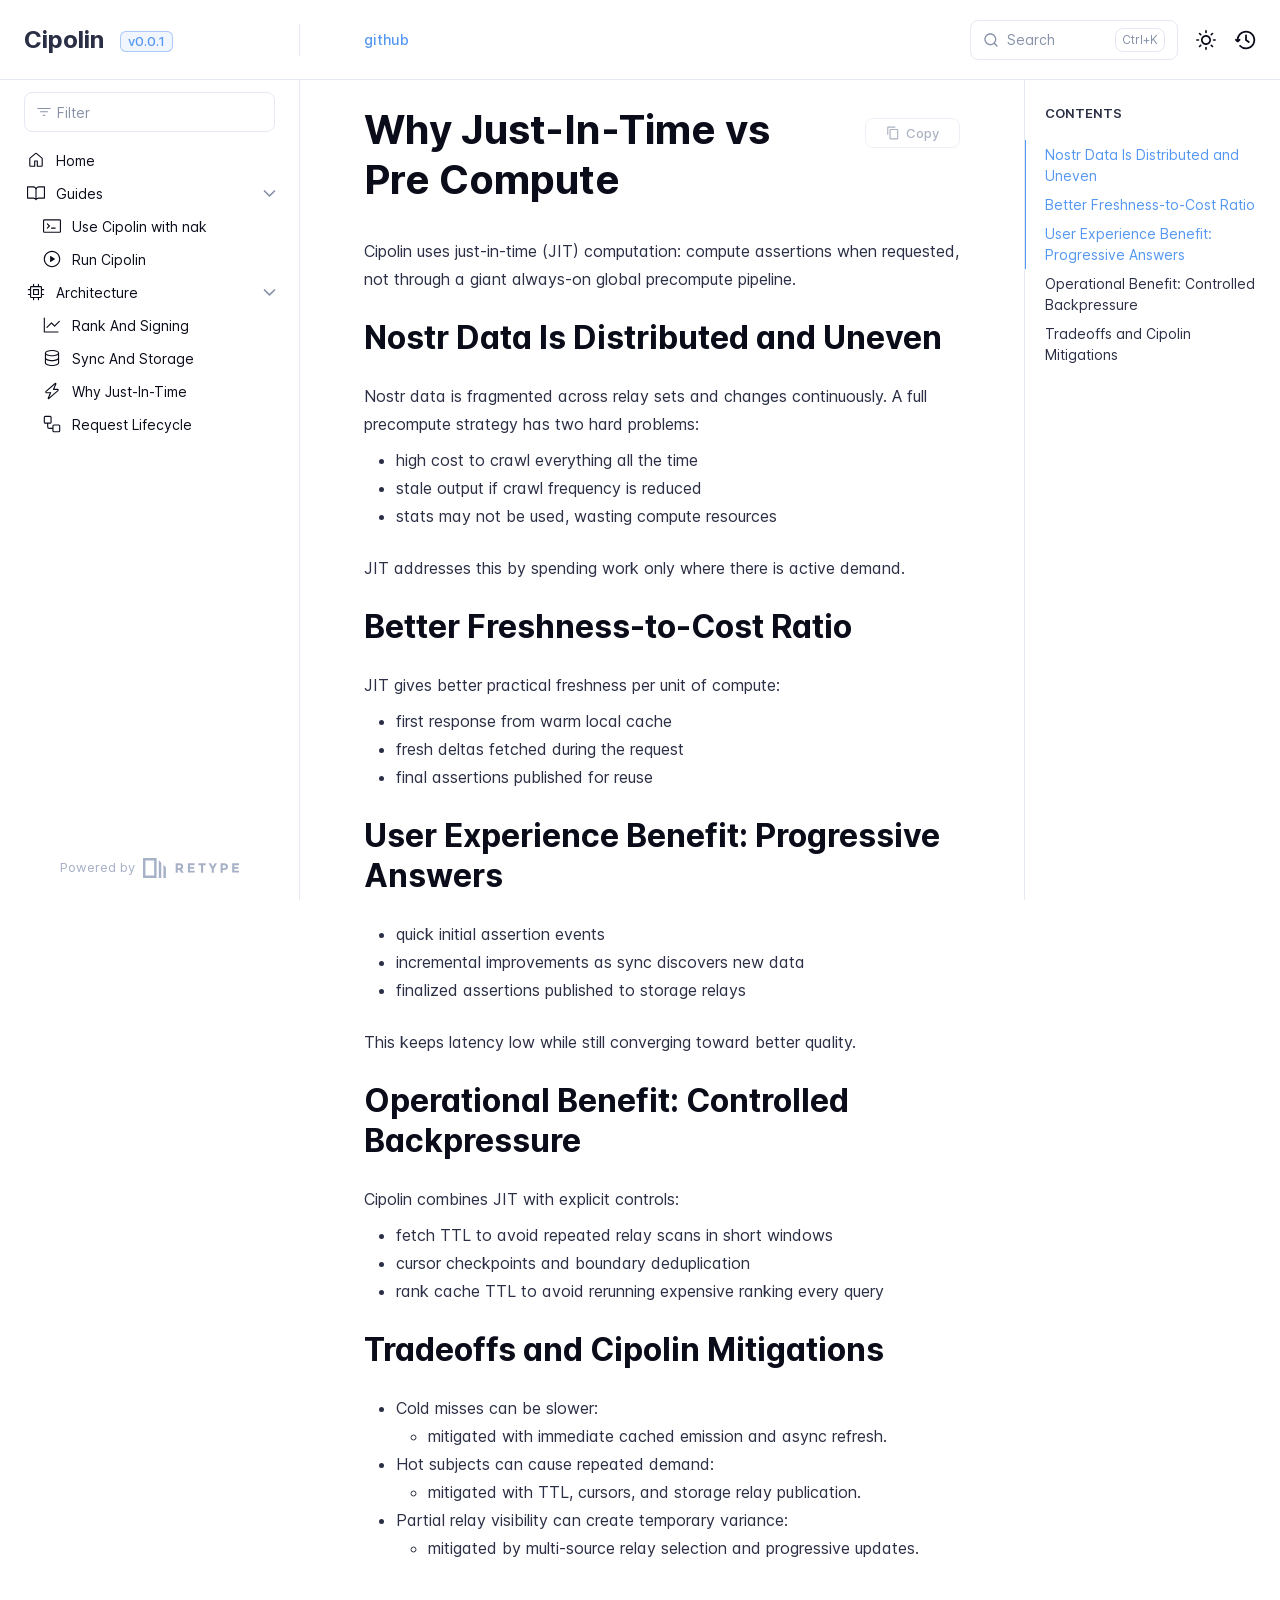
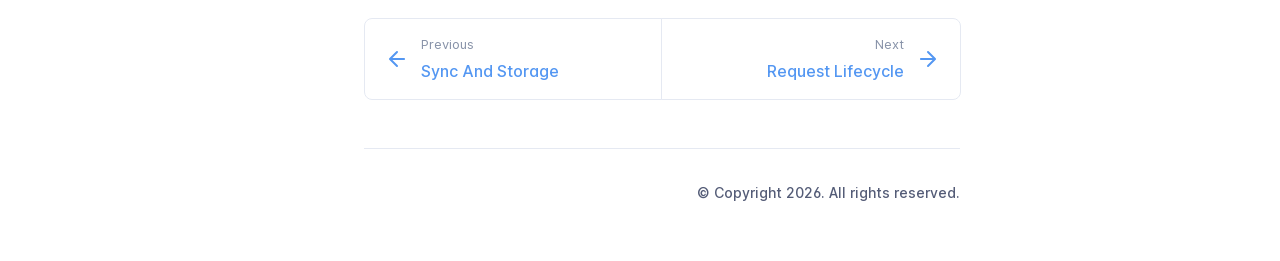
<file: architecture/just-in-time/index.html>
<!DOCTYPE html>
<html lang="en" class="h-full">
<head>
    <meta charset="UTF-8">
    <meta name="viewport" content="width=device-width,initial-scale=1">
    <meta name="color-scheme" content="light dark">
    <meta name="turbo-root" content="/cipolin">
    <meta name="turbo-cache-control" content="no-cache" data-turbo-track="reload" data-track-token="4.5.3.829649344211">

    <!-- See retype.com -->
    <meta name="generator" content="Retype 4.5.3">

    <!-- Primary Meta Tags -->
    <title>Why Just-In-Time vs Pre Compute</title>
    <meta name="title" content="Why Just-In-Time vs Pre Compute">
    <meta name="description" content="Cipolin uses just-in-time (JIT) computation: compute assertions when requested, not through a giant always-on global precompute pipeline.">

    <!-- Canonical -->
    <link rel="canonical" href="https://nogringo.github.io/cipolin/architecture/just-in-time/">
    <link rel="sitemap" type="application/xml" title="Sitemap" href="https://nogringo.github.io/cipolin/sitemap.xml">

    <!-- Open Graph -->
    <meta property="og:type" content="website">
    <meta property="og:url" content="https://nogringo.github.io/cipolin/architecture/just-in-time/">
    <meta property="og:title" content="Why Just-In-Time vs Pre Compute">
    <meta property="og:description" content="Cipolin uses just-in-time (JIT) computation: compute assertions when requested, not through a giant always-on global precompute pipeline.">
    <meta property="og:site_name" content="Cipolin">
    <meta property="og:locale" content="en_US">

    <!-- Twitter -->
    <meta name="twitter:card" content="summary_large_image">
    <meta name="twitter:url" content="https://nogringo.github.io/cipolin/architecture/just-in-time/">
    <meta name="twitter:title" content="Why Just-In-Time vs Pre Compute">
    <meta name="twitter:description" content="Cipolin uses just-in-time (JIT) computation: compute assertions when requested, not through a giant always-on global precompute pipeline.">

    <!-- Alternate Markdown -->
    <link rel="alternate" type="text/markdown" href="https://nogringo.github.io/cipolin/architecture/just-in-time.md">

    <script data-cfasync="false">(function(){var cl=document.documentElement.classList,ls=localStorage.getItem("retype_scheme"),hd=cl.contains("dark"),hl=cl.contains("light"),wm=window.matchMedia&&window.matchMedia("(prefers-color-scheme: dark)").matches;if(ls==="dark"||(!ls&&wm&&!hd&&!hl)){cl.remove("light");cl.add("dark")}else if(ls==="light"||(!ls&&!wm&&!hd&&!hl)){cl.remove("dark");cl.add("light")}})();</script>

    <link href="../../resources/css/retype.css?v=4.5.3.829649344211" rel="stylesheet">

    <script data-cfasync="false" src="../../resources/js/config.js?v=4.5.3.829649344211" data-turbo-eval="false" defer></script>
    <script data-cfasync="false" src="../../resources/js/retype.js?v=4.5.3" data-turbo-eval="false" defer></script>
    <script id="lunr-js" data-cfasync="false" src="../../resources/js/lunr.js?v=4.5.3.829649344211" data-turbo-eval="false" defer></script>
</head>
<body>
    <div id="retype-app" class="relative text-base antialiased text-base-text bg-base-bg font-body">
    <div class="absolute bottom-0 left-0" style="top: 5rem; right: 50%"></div>

    <header id="retype-header" class="sticky top-0 z-30 flex w-full h-16 bg-header-bg border-b border-header-border md:h-20">
        <div class="container relative flex items-center justify-between pr-6 grow md:justify-start">
            <!-- Mobile menu button skeleton -->
            <button v-cloak class="skeleton retype-mobile-menu-button flex items-center justify-center shrink-0 overflow-hidden dark:text-white focus:outline-hidden rounded-full w-10 h-10 ml-3.5 md:hidden"><svg xmlns="http://www.w3.org/2000/svg" class="mb-px shrink-0" width="24" height="24" viewBox="0 0 24 24" role="presentation" style="margin-bottom: 0px;"><g fill="currentColor"><path d="M2 4h20v2H2zM2 11h20v2H2zM2 18h20v2H2z"></path></g></svg></button>
            <div v-cloak id="retype-sidebar-left-toggle-button"></div>
    
            <!-- Logo -->
            <div class="flex items-center justify-between h-full py-2 md:w-75">
                <div class="flex items-center px-2 md:px-6">
                    <a id="retype-branding-logo" href="https://nogringo.github.io/cipolin/" class="flex items-center leading-snug text-2xl">
                        <span class="dark:text-white font-bold line-clamp-1 md:line-clamp-2">Cipolin</span>
                    </a><span id="retype-branding-label" class="inline-flex mt-1 px-2 py-1 ml-4 text-xs font-medium leading-none items-center rounded-md bg-branding-label-bg text-branding-label-text ring-1 ring-branding-label-border ring-inset md:inline-block">v0.0.1</span>
                </div>
    
                <span class="hidden h-8 border-r md:inline-block border-base-border"></span>
            </div>
    
            <div class="flex justify-between md:grow">
                <!-- Top Nav -->
                <nav id="retype-header-nav" class="hidden md:flex">
                    <ul class="flex flex-col mb-4 md:pl-16 md:mb-0 md:flex-row md:items-center">
                        <li class="mr-6">
                            <a class="py-2 md:mb-0 inline-flex items-center text-sm whitespace-nowrap transition-colors duration-200 ease-linear md:text-header-text font-header-text hover:text-header-text-hover" href="https://github.com/nogringo/cipolin">github</a>
                        </li>
    
                    </ul>
                </nav>
    
                <div v-cloak class="flex justify-end grow">
                    <div id="retype-mobile-search-button"></div>
                    <doc-search-desktop></doc-search-desktop>
    
                    <doc-theme-switch class="lg:ml-2"></doc-theme-switch>
                    <doc-history></doc-history>
                </div>
            </div>
        </div>
    </header>


    <div id="retype-container" class="container relative flex bg-white">
        <!-- Sidebar Skeleton -->
        <div v-cloak class="fixed flex flex-col shrink-0 duration-300 ease-in-out bg-sidebar-left-bg border-sidebar-left-border sidebar top-20 w-75 border-r h-screen md:sticky transition-transform skeleton">
        
            <div class="flex items-center h-16 px-6">
                <input id="retype-filter-input-mock" class="w-full h-10 pl-8 px-3 py-2 transition-colors duration-200 ease-linear bg-filter-bg border border-filter-border rounded-lg shadow-none md:text-sm hover:border-filter-border-hover focus:outline-hidden focus:border-filter-border-focus placeholder-filter-placeholder" type="text">
            </div>
        
            <div class="pl-6 mt-1 mb-4">
                <div class="w-32 h-3 mb-4 bg-skeleton-bg rounded-full loading"></div>
                <div class="w-48 h-3 mb-4 bg-skeleton-bg rounded-full loading"></div>
                <div class="w-40 h-3 mb-4 bg-skeleton-bg rounded-full loading"></div>
                <div class="w-32 h-3 mb-4 bg-skeleton-bg rounded-full loading"></div>
                <div class="w-48 h-3 mb-4 bg-skeleton-bg rounded-full loading"></div>
                <div class="w-40 h-3 mb-4 bg-skeleton-bg rounded-full loading"></div>
            </div>
        
            <div class="shrink-0 mt-auto bg-transparent dark:border-base-border">
                <a class="flex items-center justify-center flex-nowrap h-16 text-gray-350 dark:text-dark-400 hover:text-gray-600 dark:hover:text-dark-300 transition-colors duration-150 ease-in docs-powered-by" target="_blank" href="https://retype.com/" rel="noopener">
                    <span class="text-xs whitespace-nowrap">Powered by</span>
                    <svg xmlns="http://www.w3.org/2000/svg" class="ml-2" fill="currentColor" width="96" height="20" overflow="visible"><path d="M0 0v20h13.59V0H0zm11.15 17.54H2.44V2.46h8.71v15.08zM15.8 20h2.44V4.67L15.8 2.22zM20.45 6.89V20h2.44V9.34z"/><g><path d="M40.16 8.44c0 1.49-.59 2.45-1.75 2.88l2.34 3.32h-2.53l-2.04-2.96h-1.43v2.96h-2.06V5.36h3.5c1.43 0 2.46.24 3.07.73s.9 1.27.9 2.35zm-2.48 1.1c.26-.23.38-.59.38-1.09 0-.5-.13-.84-.4-1.03s-.73-.28-1.39-.28h-1.54v2.75h1.5c.72 0 1.2-.12 1.45-.35zM51.56 5.36V7.2h-4.59v1.91h4.13v1.76h-4.13v1.92h4.74v1.83h-6.79V5.36h6.64zM60.09 7.15v7.48h-2.06V7.15h-2.61V5.36h7.28v1.79h-2.61zM70.81 14.64h-2.06v-3.66l-3.19-5.61h2.23l1.99 3.45 1.99-3.45H74l-3.19 5.61v3.66zM83.99 6.19c.65.55.97 1.4.97 2.55s-.33 1.98-1 2.51-1.68.8-3.04.8h-1.23v2.59h-2.06V5.36h3.26c1.42 0 2.45.28 3.1.83zm-1.51 3.65c.25-.28.37-.69.37-1.22s-.16-.92-.48-1.14c-.32-.23-.82-.34-1.5-.34H79.7v3.12h1.38c.68 0 1.15-.14 1.4-.42zM95.85 5.36V7.2h-4.59v1.91h4.13v1.76h-4.13v1.92H96v1.83h-6.79V5.36h6.64z"/></g></svg>
                </a>
            </div>
        </div>
        
        <!-- Sidebar component -->
        <doc-sidebar v-cloak>
            <template #sidebar-footer>
                <div class="shrink-0 mt-auto border-t md:bg-transparent md:border-none dark:border-base-border">
        
                    <div class="py-3 px-6 md:hidden border-b dark:border-base-border">
                        <nav>
                            <ul class="flex flex-wrap justify-center items-center">
                                <li class="mr-6">
                                    <a class="block py-1 inline-flex items-center text-sm whitespace-nowrap transition-colors duration-200 ease-linear md:text-header-text font-header-text hover:text-header-text-hover" href="https://github.com/nogringo/cipolin">github</a>
                                </li>
        
                            </ul>
                        </nav>
                    </div>
        
                    <a class="flex items-center justify-center flex-nowrap h-16 text-gray-350 dark:text-dark-400 hover:text-gray-600 dark:hover:text-dark-300 transition-colors duration-150 ease-in docs-powered-by" target="_blank" href="https://retype.com/" rel="noopener">
                        <span class="text-xs whitespace-nowrap">Powered by</span>
                        <svg xmlns="http://www.w3.org/2000/svg" class="ml-2" fill="currentColor" width="96" height="20" overflow="visible"><path d="M0 0v20h13.59V0H0zm11.15 17.54H2.44V2.46h8.71v15.08zM15.8 20h2.44V4.67L15.8 2.22zM20.45 6.89V20h2.44V9.34z"/><g><path d="M40.16 8.44c0 1.49-.59 2.45-1.75 2.88l2.34 3.32h-2.53l-2.04-2.96h-1.43v2.96h-2.06V5.36h3.5c1.43 0 2.46.24 3.07.73s.9 1.27.9 2.35zm-2.48 1.1c.26-.23.38-.59.38-1.09 0-.5-.13-.84-.4-1.03s-.73-.28-1.39-.28h-1.54v2.75h1.5c.72 0 1.2-.12 1.45-.35zM51.56 5.36V7.2h-4.59v1.91h4.13v1.76h-4.13v1.92h4.74v1.83h-6.79V5.36h6.64zM60.09 7.15v7.48h-2.06V7.15h-2.61V5.36h7.28v1.79h-2.61zM70.81 14.64h-2.06v-3.66l-3.19-5.61h2.23l1.99 3.45 1.99-3.45H74l-3.19 5.61v3.66zM83.99 6.19c.65.55.97 1.4.97 2.55s-.33 1.98-1 2.51-1.68.8-3.04.8h-1.23v2.59h-2.06V5.36h3.26c1.42 0 2.45.28 3.1.83zm-1.51 3.65c.25-.28.37-.69.37-1.22s-.16-.92-.48-1.14c-.32-.23-.82-.34-1.5-.34H79.7v3.12h1.38c.68 0 1.15-.14 1.4-.42zM95.85 5.36V7.2h-4.59v1.91h4.13v1.76h-4.13v1.92H96v1.83h-6.79V5.36h6.64z"/></g></svg>
                    </a>
                </div>
            </template>
        </doc-sidebar>

        <div class="grow min-w-0 bg-body-bg">
            <!-- Render "toolbar" template here on api pages --><!-- Render page content -->
<div class="flex">
    <div id="retype-main" class="min-w-0 p-4 grow md:px-16">
        <main class="relative pb-12 lg:pt-2">
            <div class="relative retype-markdown" id="retype-content">
                <!-- Rendered if sidebar right is enabled -->
                <div id="retype-sidebar-right-toggle"></div>
                <doc-page-actions></doc-page-actions>

                <!-- Page content  -->
<h1 id="why-just-in-time-vs-pre-compute">Why Just-In-Time vs Pre Compute</h1>
<p>Cipolin uses just-in-time (JIT) computation: compute assertions when requested, not through a giant always-on global precompute pipeline.</p>
<h2 id="nostr-data-is-distributed-and-uneven">Nostr Data Is Distributed and Uneven</h2>
<p>Nostr data is fragmented across relay sets and changes continuously. A full precompute strategy has two hard problems:</p>
<ul>
<li>high cost to crawl everything all the time</li>
<li>stale output if crawl frequency is reduced</li>
<li>stats may not be used, wasting compute resources</li>
</ul>
<p>JIT addresses this by spending work only where there is active demand.</p>
<h2 id="better-freshness-to-cost-ratio">Better Freshness-to-Cost Ratio</h2>
<p>JIT gives better practical freshness per unit of compute:</p>
<ul>
<li>first response from warm local cache</li>
<li>fresh deltas fetched during the request</li>
<li>final assertions published for reuse</li>
</ul>
<h2 id="user-experience-benefit-progressive-answers">User Experience Benefit: Progressive Answers</h2>
<ul>
<li>quick initial assertion events</li>
<li>incremental improvements as sync discovers new data</li>
<li>finalized assertions published to storage relays</li>
</ul>
<p>This keeps latency low while still converging toward better quality.</p>
<h2 id="operational-benefit-controlled-backpressure">Operational Benefit: Controlled Backpressure</h2>
<p>Cipolin combines JIT with explicit controls:</p>
<ul>
<li>fetch TTL to avoid repeated relay scans in short windows</li>
<li>cursor checkpoints and boundary deduplication</li>
<li>rank cache TTL to avoid rerunning expensive ranking every query</li>
</ul>
<h2 id="tradeoffs-and-cipolin-mitigations">Tradeoffs and Cipolin Mitigations</h2>
<ul>
<li>Cold misses can be slower:
<ul>
<li>mitigated with immediate cached emission and async refresh.</li>
</ul>
</li>
<li>Hot subjects can cause repeated demand:
<ul>
<li>mitigated with TTL, cursors, and storage relay publication.</li>
</ul>
</li>
<li>Partial relay visibility can create temporary variance:
<ul>
<li>mitigated by multi-source relay selection and progressive updates.</li>
</ul>
</li>
</ul>

                
                <!-- Required only on API pages -->
                <doc-toolbar-member-filter-no-results></doc-toolbar-member-filter-no-results>
            </div>
            <footer id="retype-content-footer" class="clear-both">
            
                <nav id="retype-nextprev" class="print:hidden flex mt-14">
                    <div class="w-1/2">
                        <a class="px-5 py-4 h-full flex items-center break-normal font-medium text-body-link border border-base-border hover:border-base-border-hover rounded-l-lg transition-colors duration-150 relative hover:z-5" href="../../architecture/sync-and-storage/">
                            <svg xmlns="http://www.w3.org/2000/svg" class="mr-3" width="24" height="24" viewBox="0 0 24 24" fill="currentColor" overflow="visible"><path d="M19 11H7.41l5.29-5.29a.996.996 0 10-1.41-1.41l-7 7a1 1 0 000 1.42l7 7a1.024 1.024 0 001.42-.01.996.996 0 000-1.41L7.41 13H19c.55 0 1-.45 1-1s-.45-1-1-1z" /><path fill="none" d="M0 0h24v24H0z" /></svg>
                            <span>
                                <span class="block text-xs font-normal text-base-text-muted">Previous</span>
                                <span class="block mt-1">Sync And Storage</span>
                            </span>
                        </a>
                    </div>
            
                    <div class="w-1/2">
                        <a class="px-5 py-4 -mx-px h-full flex items-center justify-end break-normal font-medium text-body-link border border-base-border hover:border-base-border-hover rounded-r-lg transition-colors duration-150 relative hover:z-5" href="../../architecture/request-lifecycle/">
                            <span>
                                <span class="block text-xs font-normal text-right text-base-text-muted">Next</span>
                                <span class="block mt-1">Request Lifecycle</span>
                            </span>
                            <svg xmlns="http://www.w3.org/2000/svg" class="ml-3" width="24" height="24" viewBox="0 0 24 24" fill="currentColor" overflow="visible"><path d="M19.92 12.38a1 1 0 00-.22-1.09l-7-7a.996.996 0 10-1.41 1.41l5.3 5.3H5c-.55 0-1 .45-1 1s.45 1 1 1h11.59l-5.29 5.29a.996.996 0 000 1.41c.19.2.44.3.7.3s.51-.1.71-.29l7-7c.09-.09.16-.21.21-.33z" /><path fill="none" d="M0 0h24v24H0z" /></svg>
                        </a>
                    </div>
                </nav>
            </footer>
        </main>

        <div id="retype-page-footer" class="print:border-none border-t border-base-border pt-6 mb-8">
            <footer class="flex flex-wrap items-center justify-between print:justify-center">
                <div id="retype-footer-links" class="print:hidden">
                    <ul class="flex flex-wrap items-center text-sm">
                    </ul>
                </div>
                <div id="retype-copyright" class="print:justify-center py-2 text-footer-text font-footer-link text-sm leading-relaxed"><p>© Copyright 2026. All rights reserved.</p></div>
            </footer>
        </div>
    </div>

    <!-- Rendered if sidebar right is enabled -->
    <!-- Sidebar right skeleton-->
    <div v-cloak class="fixed top-0 bottom-0 right-0 translate-x-full bg-sidebar-right-bg border-sidebar-right-border lg:sticky lg:border-l lg:shrink-0 lg:pt-6 lg:translate-x-0 sm:w-1/2 lg:w-64 lg:z-0 md:w-104 sidebar-right skeleton">
        <div class="pl-5">
            <div class="w-32 h-3 mb-4 bg-skeleton-bg rounded-full loading"></div>
            <div class="w-48 h-3 mb-4 bg-skeleton-bg rounded-full loading"></div>
            <div class="w-40 h-3 mb-4 bg-skeleton-bg rounded-full loading"></div>
        </div>
    </div>

    <!-- User should be able to hide sidebar right -->
    <doc-sidebar-right v-cloak></doc-sidebar-right>
</div>

        </div>
    </div>

    <doc-search-mobile></doc-search-mobile>
    <doc-back-to-top></doc-back-to-top>
</div>


    <div id="retype-overlay-target"></div>

        <script data-cfasync="false">window.__DOCS__ = { "title": "Why Just-In-Time", level: 2, icon: "file", hasPrism: false, hasInstagram: false, hasMermaid: false, hasMath: false, tocDepth: 23, "md": "/architecture/just-in-time.md" }</script>
</body>
</html>
</file>
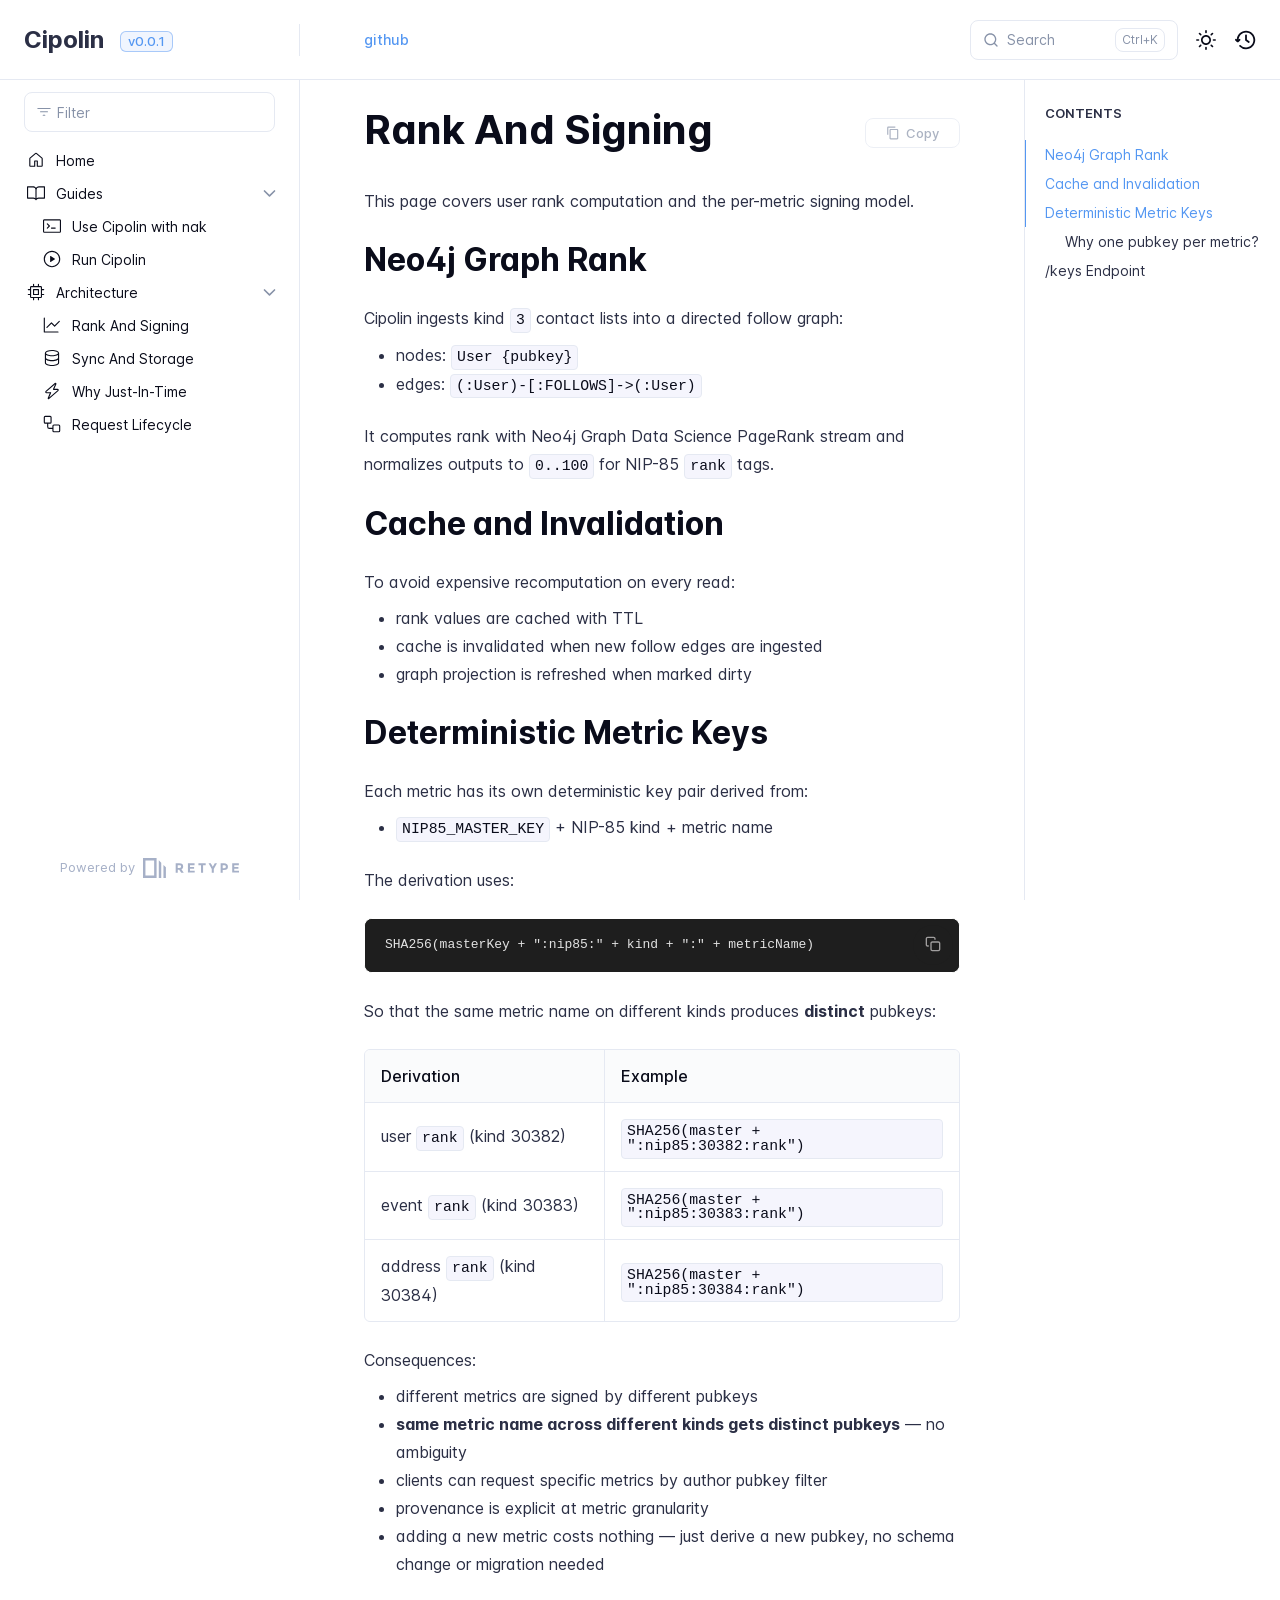
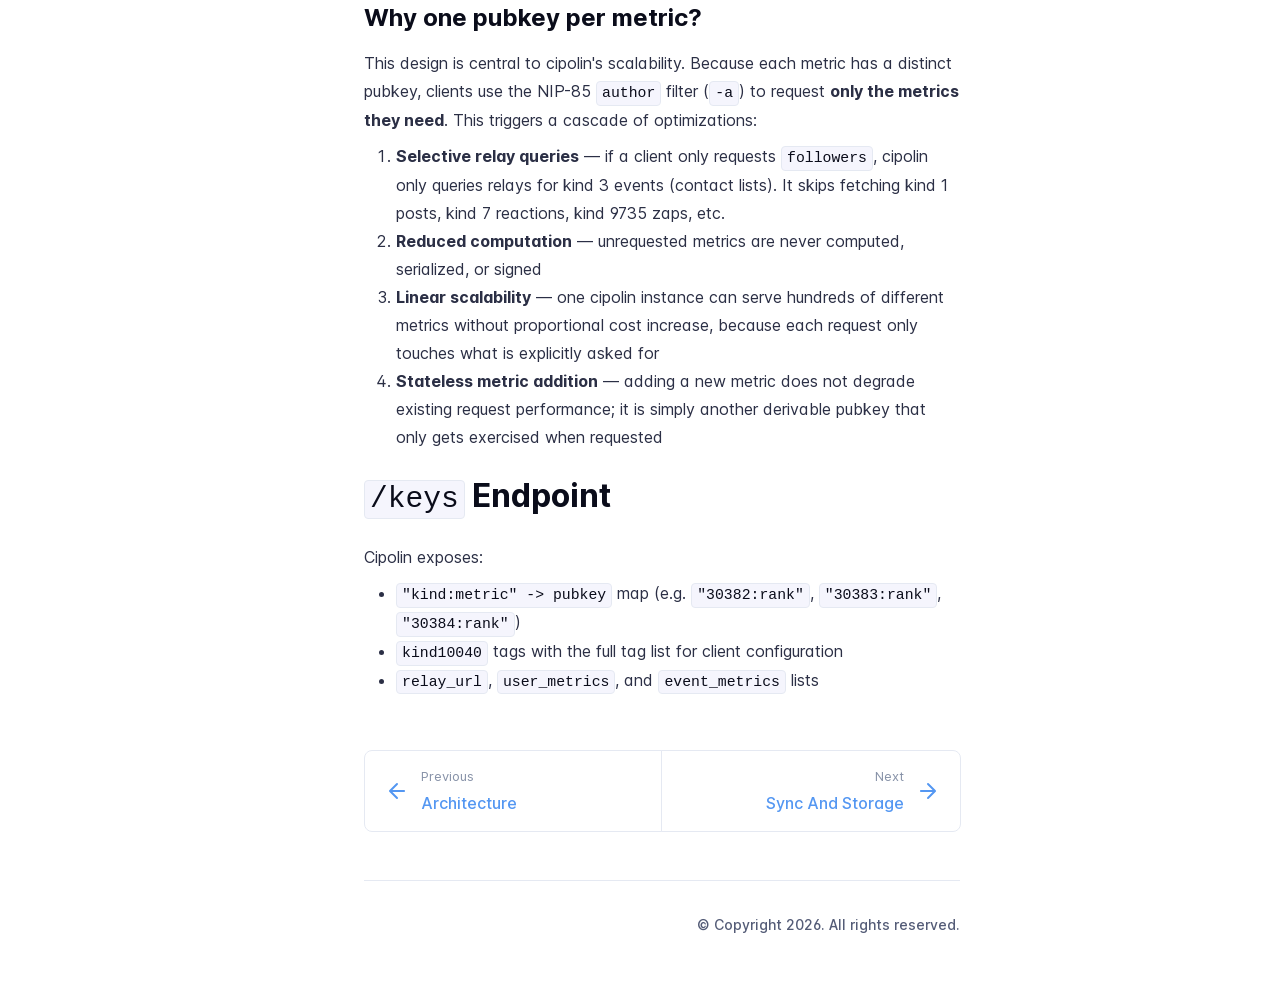
<file: architecture/rank-and-signing/index.html>
<!DOCTYPE html>
<html lang="en" class="h-full">
<head>
    <meta charset="UTF-8">
    <meta name="viewport" content="width=device-width,initial-scale=1">
    <meta name="color-scheme" content="light dark">
    <meta name="turbo-root" content="/cipolin">
    <meta name="turbo-cache-control" content="no-cache" data-turbo-track="reload" data-track-token="4.5.3.829649344211">

    <!-- See retype.com -->
    <meta name="generator" content="Retype 4.5.3">

    <!-- Primary Meta Tags -->
    <title>Rank And Signing</title>
    <meta name="title" content="Rank And Signing">
    <meta name="description" content="This page covers user rank computation and the per-metric signing model.">

    <!-- Canonical -->
    <link rel="canonical" href="https://nogringo.github.io/cipolin/architecture/rank-and-signing/">
    <link rel="sitemap" type="application/xml" title="Sitemap" href="https://nogringo.github.io/cipolin/sitemap.xml">

    <!-- Open Graph -->
    <meta property="og:type" content="website">
    <meta property="og:url" content="https://nogringo.github.io/cipolin/architecture/rank-and-signing/">
    <meta property="og:title" content="Rank And Signing">
    <meta property="og:description" content="This page covers user rank computation and the per-metric signing model.">
    <meta property="og:site_name" content="Cipolin">
    <meta property="og:locale" content="en_US">

    <!-- Twitter -->
    <meta name="twitter:card" content="summary_large_image">
    <meta name="twitter:url" content="https://nogringo.github.io/cipolin/architecture/rank-and-signing/">
    <meta name="twitter:title" content="Rank And Signing">
    <meta name="twitter:description" content="This page covers user rank computation and the per-metric signing model.">

    <!-- Alternate Markdown -->
    <link rel="alternate" type="text/markdown" href="https://nogringo.github.io/cipolin/architecture/rank-and-signing.md">

    <script data-cfasync="false">(function(){var cl=document.documentElement.classList,ls=localStorage.getItem("retype_scheme"),hd=cl.contains("dark"),hl=cl.contains("light"),wm=window.matchMedia&&window.matchMedia("(prefers-color-scheme: dark)").matches;if(ls==="dark"||(!ls&&wm&&!hd&&!hl)){cl.remove("light");cl.add("dark")}else if(ls==="light"||(!ls&&!wm&&!hd&&!hl)){cl.remove("dark");cl.add("light")}})();</script>

    <link href="../../resources/css/retype.css?v=4.5.3.829649344211" rel="stylesheet">

    <script data-cfasync="false" src="../../resources/js/config.js?v=4.5.3.829649344211" data-turbo-eval="false" defer></script>
    <script data-cfasync="false" src="../../resources/js/retype.js?v=4.5.3" data-turbo-eval="false" defer></script>
    <script id="lunr-js" data-cfasync="false" src="../../resources/js/lunr.js?v=4.5.3.829649344211" data-turbo-eval="false" defer></script>
</head>
<body>
    <div id="retype-app" class="relative text-base antialiased text-base-text bg-base-bg font-body">
    <div class="absolute bottom-0 left-0" style="top: 5rem; right: 50%"></div>

    <header id="retype-header" class="sticky top-0 z-30 flex w-full h-16 bg-header-bg border-b border-header-border md:h-20">
        <div class="container relative flex items-center justify-between pr-6 grow md:justify-start">
            <!-- Mobile menu button skeleton -->
            <button v-cloak class="skeleton retype-mobile-menu-button flex items-center justify-center shrink-0 overflow-hidden dark:text-white focus:outline-hidden rounded-full w-10 h-10 ml-3.5 md:hidden"><svg xmlns="http://www.w3.org/2000/svg" class="mb-px shrink-0" width="24" height="24" viewBox="0 0 24 24" role="presentation" style="margin-bottom: 0px;"><g fill="currentColor"><path d="M2 4h20v2H2zM2 11h20v2H2zM2 18h20v2H2z"></path></g></svg></button>
            <div v-cloak id="retype-sidebar-left-toggle-button"></div>
    
            <!-- Logo -->
            <div class="flex items-center justify-between h-full py-2 md:w-75">
                <div class="flex items-center px-2 md:px-6">
                    <a id="retype-branding-logo" href="https://nogringo.github.io/cipolin/" class="flex items-center leading-snug text-2xl">
                        <span class="dark:text-white font-bold line-clamp-1 md:line-clamp-2">Cipolin</span>
                    </a><span id="retype-branding-label" class="inline-flex mt-1 px-2 py-1 ml-4 text-xs font-medium leading-none items-center rounded-md bg-branding-label-bg text-branding-label-text ring-1 ring-branding-label-border ring-inset md:inline-block">v0.0.1</span>
                </div>
    
                <span class="hidden h-8 border-r md:inline-block border-base-border"></span>
            </div>
    
            <div class="flex justify-between md:grow">
                <!-- Top Nav -->
                <nav id="retype-header-nav" class="hidden md:flex">
                    <ul class="flex flex-col mb-4 md:pl-16 md:mb-0 md:flex-row md:items-center">
                        <li class="mr-6">
                            <a class="py-2 md:mb-0 inline-flex items-center text-sm whitespace-nowrap transition-colors duration-200 ease-linear md:text-header-text font-header-text hover:text-header-text-hover" href="https://github.com/nogringo/cipolin">github</a>
                        </li>
    
                    </ul>
                </nav>
    
                <div v-cloak class="flex justify-end grow">
                    <div id="retype-mobile-search-button"></div>
                    <doc-search-desktop></doc-search-desktop>
    
                    <doc-theme-switch class="lg:ml-2"></doc-theme-switch>
                    <doc-history></doc-history>
                </div>
            </div>
        </div>
    </header>


    <div id="retype-container" class="container relative flex bg-white">
        <!-- Sidebar Skeleton -->
        <div v-cloak class="fixed flex flex-col shrink-0 duration-300 ease-in-out bg-sidebar-left-bg border-sidebar-left-border sidebar top-20 w-75 border-r h-screen md:sticky transition-transform skeleton">
        
            <div class="flex items-center h-16 px-6">
                <input id="retype-filter-input-mock" class="w-full h-10 pl-8 px-3 py-2 transition-colors duration-200 ease-linear bg-filter-bg border border-filter-border rounded-lg shadow-none md:text-sm hover:border-filter-border-hover focus:outline-hidden focus:border-filter-border-focus placeholder-filter-placeholder" type="text">
            </div>
        
            <div class="pl-6 mt-1 mb-4">
                <div class="w-32 h-3 mb-4 bg-skeleton-bg rounded-full loading"></div>
                <div class="w-48 h-3 mb-4 bg-skeleton-bg rounded-full loading"></div>
                <div class="w-40 h-3 mb-4 bg-skeleton-bg rounded-full loading"></div>
                <div class="w-32 h-3 mb-4 bg-skeleton-bg rounded-full loading"></div>
                <div class="w-48 h-3 mb-4 bg-skeleton-bg rounded-full loading"></div>
                <div class="w-40 h-3 mb-4 bg-skeleton-bg rounded-full loading"></div>
            </div>
        
            <div class="shrink-0 mt-auto bg-transparent dark:border-base-border">
                <a class="flex items-center justify-center flex-nowrap h-16 text-gray-350 dark:text-dark-400 hover:text-gray-600 dark:hover:text-dark-300 transition-colors duration-150 ease-in docs-powered-by" target="_blank" href="https://retype.com/" rel="noopener">
                    <span class="text-xs whitespace-nowrap">Powered by</span>
                    <svg xmlns="http://www.w3.org/2000/svg" class="ml-2" fill="currentColor" width="96" height="20" overflow="visible"><path d="M0 0v20h13.59V0H0zm11.15 17.54H2.44V2.46h8.71v15.08zM15.8 20h2.44V4.67L15.8 2.22zM20.45 6.89V20h2.44V9.34z"/><g><path d="M40.16 8.44c0 1.49-.59 2.45-1.75 2.88l2.34 3.32h-2.53l-2.04-2.96h-1.43v2.96h-2.06V5.36h3.5c1.43 0 2.46.24 3.07.73s.9 1.27.9 2.35zm-2.48 1.1c.26-.23.38-.59.38-1.09 0-.5-.13-.84-.4-1.03s-.73-.28-1.39-.28h-1.54v2.75h1.5c.72 0 1.2-.12 1.45-.35zM51.56 5.36V7.2h-4.59v1.91h4.13v1.76h-4.13v1.92h4.74v1.83h-6.79V5.36h6.64zM60.09 7.15v7.48h-2.06V7.15h-2.61V5.36h7.28v1.79h-2.61zM70.81 14.64h-2.06v-3.66l-3.19-5.61h2.23l1.99 3.45 1.99-3.45H74l-3.19 5.61v3.66zM83.99 6.19c.65.55.97 1.4.97 2.55s-.33 1.98-1 2.51-1.68.8-3.04.8h-1.23v2.59h-2.06V5.36h3.26c1.42 0 2.45.28 3.1.83zm-1.51 3.65c.25-.28.37-.69.37-1.22s-.16-.92-.48-1.14c-.32-.23-.82-.34-1.5-.34H79.7v3.12h1.38c.68 0 1.15-.14 1.4-.42zM95.85 5.36V7.2h-4.59v1.91h4.13v1.76h-4.13v1.92H96v1.83h-6.79V5.36h6.64z"/></g></svg>
                </a>
            </div>
        </div>
        
        <!-- Sidebar component -->
        <doc-sidebar v-cloak>
            <template #sidebar-footer>
                <div class="shrink-0 mt-auto border-t md:bg-transparent md:border-none dark:border-base-border">
        
                    <div class="py-3 px-6 md:hidden border-b dark:border-base-border">
                        <nav>
                            <ul class="flex flex-wrap justify-center items-center">
                                <li class="mr-6">
                                    <a class="block py-1 inline-flex items-center text-sm whitespace-nowrap transition-colors duration-200 ease-linear md:text-header-text font-header-text hover:text-header-text-hover" href="https://github.com/nogringo/cipolin">github</a>
                                </li>
        
                            </ul>
                        </nav>
                    </div>
        
                    <a class="flex items-center justify-center flex-nowrap h-16 text-gray-350 dark:text-dark-400 hover:text-gray-600 dark:hover:text-dark-300 transition-colors duration-150 ease-in docs-powered-by" target="_blank" href="https://retype.com/" rel="noopener">
                        <span class="text-xs whitespace-nowrap">Powered by</span>
                        <svg xmlns="http://www.w3.org/2000/svg" class="ml-2" fill="currentColor" width="96" height="20" overflow="visible"><path d="M0 0v20h13.59V0H0zm11.15 17.54H2.44V2.46h8.71v15.08zM15.8 20h2.44V4.67L15.8 2.22zM20.45 6.89V20h2.44V9.34z"/><g><path d="M40.16 8.44c0 1.49-.59 2.45-1.75 2.88l2.34 3.32h-2.53l-2.04-2.96h-1.43v2.96h-2.06V5.36h3.5c1.43 0 2.46.24 3.07.73s.9 1.27.9 2.35zm-2.48 1.1c.26-.23.38-.59.38-1.09 0-.5-.13-.84-.4-1.03s-.73-.28-1.39-.28h-1.54v2.75h1.5c.72 0 1.2-.12 1.45-.35zM51.56 5.36V7.2h-4.59v1.91h4.13v1.76h-4.13v1.92h4.74v1.83h-6.79V5.36h6.64zM60.09 7.15v7.48h-2.06V7.15h-2.61V5.36h7.28v1.79h-2.61zM70.81 14.64h-2.06v-3.66l-3.19-5.61h2.23l1.99 3.45 1.99-3.45H74l-3.19 5.61v3.66zM83.99 6.19c.65.55.97 1.4.97 2.55s-.33 1.98-1 2.51-1.68.8-3.04.8h-1.23v2.59h-2.06V5.36h3.26c1.42 0 2.45.28 3.1.83zm-1.51 3.65c.25-.28.37-.69.37-1.22s-.16-.92-.48-1.14c-.32-.23-.82-.34-1.5-.34H79.7v3.12h1.38c.68 0 1.15-.14 1.4-.42zM95.85 5.36V7.2h-4.59v1.91h4.13v1.76h-4.13v1.92H96v1.83h-6.79V5.36h6.64z"/></g></svg>
                    </a>
                </div>
            </template>
        </doc-sidebar>

        <div class="grow min-w-0 bg-body-bg">
            <!-- Render "toolbar" template here on api pages --><!-- Render page content -->
<div class="flex">
    <div id="retype-main" class="min-w-0 p-4 grow md:px-16">
        <main class="relative pb-12 lg:pt-2">
            <div class="relative retype-markdown" id="retype-content">
                <!-- Rendered if sidebar right is enabled -->
                <div id="retype-sidebar-right-toggle"></div>
                <doc-page-actions></doc-page-actions>

                <!-- Page content  -->
<h1 id="rank-and-signing">Rank And Signing</h1>
<p>This page covers user rank computation and the per-metric signing model.</p>
<h2 id="neo4j-graph-rank">Neo4j Graph Rank</h2>
<p>Cipolin ingests kind <code translate="no" v-pre>3</code> contact lists into a directed follow graph:</p>
<ul>
<li>nodes: <code translate="no" v-pre>User {pubkey}</code></li>
<li>edges: <code translate="no" v-pre>(:User)-[:FOLLOWS]-&gt;(:User)</code></li>
</ul>
<p>It computes rank with Neo4j Graph Data Science PageRank stream and normalizes outputs to <code translate="no" v-pre>0..100</code> for NIP-85 <code translate="no" v-pre>rank</code> tags.</p>
<h2 id="cache-and-invalidation">Cache and Invalidation</h2>
<p>To avoid expensive recomputation on every read:</p>
<ul>
<li>rank values are cached with TTL</li>
<li>cache is invalidated when new follow edges are ingested</li>
<li>graph projection is refreshed when marked dirty</li>
</ul>
<h2 id="deterministic-metric-keys">Deterministic Metric Keys</h2>
<p>Each metric has its own deterministic key pair derived from:</p>
<ul>
<li><code translate="no" v-pre>NIP85_MASTER_KEY</code> + NIP-85 kind + metric name</li>
</ul>
<p>The derivation uses:</p>
<div id="deterministic-metric-keys-code-1" class="codeblock-wrapper"><doc-codeblock>
<pre translate="no" class="language-none"><code v-pre class="language-none">SHA256(masterKey + &quot;:nip85:&quot; + kind + &quot;:&quot; + metricName)</code></pre>
</doc-codeblock></div>
<p>So that the same metric name on different kinds produces <strong>distinct</strong> pubkeys:</p>
<div class="table-wrapper scrollbar overflow-hidden">
<table class="comfortable">
<thead>
<tr>
<th>Derivation</th>
<th>Example</th>
</tr>
</thead>
<tbody>
<tr>
<td>user <code translate="no" v-pre>rank</code> (kind 30382)</td>
<td><code translate="no" v-pre>SHA256(master + &quot;:nip85:30382:rank&quot;)</code></td>
</tr>
<tr>
<td>event <code translate="no" v-pre>rank</code> (kind 30383)</td>
<td><code translate="no" v-pre>SHA256(master + &quot;:nip85:30383:rank&quot;)</code></td>
</tr>
<tr>
<td>address <code translate="no" v-pre>rank</code> (kind 30384)</td>
<td><code translate="no" v-pre>SHA256(master + &quot;:nip85:30384:rank&quot;)</code></td>
</tr>
</tbody>
</table>
</div>
<p>Consequences:</p>
<ul>
<li>different metrics are signed by different pubkeys</li>
<li><strong>same metric name across different kinds gets distinct pubkeys</strong> — no ambiguity</li>
<li>clients can request specific metrics by author pubkey filter</li>
<li>provenance is explicit at metric granularity</li>
<li>adding a new metric costs nothing — just derive a new pubkey, no schema change or migration needed</li>
</ul>
<h3 id="why-one-pubkey-per-metric">Why one pubkey per metric?</h3>
<p>This design is central to cipolin&#x27;s scalability. Because each metric has a distinct pubkey, clients use the NIP-85 <code translate="no" v-pre>author</code> filter (<code translate="no" v-pre>-a</code>) to request <strong>only the metrics they need</strong>. This triggers a cascade of optimizations:</p>
<ol>
<li><strong>Selective relay queries</strong> — if a client only requests <code translate="no" v-pre>followers</code>, cipolin only queries relays for kind 3 events (contact lists). It skips fetching kind 1 posts, kind 7 reactions, kind 9735 zaps, etc.</li>
<li><strong>Reduced computation</strong> — unrequested metrics are never computed, serialized, or signed</li>
<li><strong>Linear scalability</strong> — one cipolin instance can serve hundreds of different metrics without proportional cost increase, because each request only touches what is explicitly asked for</li>
<li><strong>Stateless metric addition</strong> — adding a new metric does not degrade existing request performance; it is simply another derivable pubkey that only gets exercised when requested</li>
</ol>
<h2 id="keys-endpoint"><code translate="no" v-pre>/keys</code> Endpoint</h2>
<p>Cipolin exposes:</p>
<ul>
<li><code translate="no" v-pre>&quot;kind:metric&quot; -&gt; pubkey</code> map (e.g. <code translate="no" v-pre>&quot;30382:rank&quot;</code>, <code translate="no" v-pre>&quot;30383:rank&quot;</code>, <code translate="no" v-pre>&quot;30384:rank&quot;</code>)</li>
<li><code translate="no" v-pre>kind10040</code> tags with the full tag list for client configuration</li>
<li><code translate="no" v-pre>relay_url</code>, <code translate="no" v-pre>user_metrics</code>, and <code translate="no" v-pre>event_metrics</code> lists</li>
</ul>

                
                <!-- Required only on API pages -->
                <doc-toolbar-member-filter-no-results></doc-toolbar-member-filter-no-results>
            </div>
            <footer id="retype-content-footer" class="clear-both">
            
                <nav id="retype-nextprev" class="print:hidden flex mt-14">
                    <div class="w-1/2">
                        <a class="px-5 py-4 h-full flex items-center break-normal font-medium text-body-link border border-base-border hover:border-base-border-hover rounded-l-lg transition-colors duration-150 relative hover:z-5" href="../../architecture/">
                            <svg xmlns="http://www.w3.org/2000/svg" class="mr-3" width="24" height="24" viewBox="0 0 24 24" fill="currentColor" overflow="visible"><path d="M19 11H7.41l5.29-5.29a.996.996 0 10-1.41-1.41l-7 7a1 1 0 000 1.42l7 7a1.024 1.024 0 001.42-.01.996.996 0 000-1.41L7.41 13H19c.55 0 1-.45 1-1s-.45-1-1-1z" /><path fill="none" d="M0 0h24v24H0z" /></svg>
                            <span>
                                <span class="block text-xs font-normal text-base-text-muted">Previous</span>
                                <span class="block mt-1">Architecture</span>
                            </span>
                        </a>
                    </div>
            
                    <div class="w-1/2">
                        <a class="px-5 py-4 -mx-px h-full flex items-center justify-end break-normal font-medium text-body-link border border-base-border hover:border-base-border-hover rounded-r-lg transition-colors duration-150 relative hover:z-5" href="../../architecture/sync-and-storage/">
                            <span>
                                <span class="block text-xs font-normal text-right text-base-text-muted">Next</span>
                                <span class="block mt-1">Sync And Storage</span>
                            </span>
                            <svg xmlns="http://www.w3.org/2000/svg" class="ml-3" width="24" height="24" viewBox="0 0 24 24" fill="currentColor" overflow="visible"><path d="M19.92 12.38a1 1 0 00-.22-1.09l-7-7a.996.996 0 10-1.41 1.41l5.3 5.3H5c-.55 0-1 .45-1 1s.45 1 1 1h11.59l-5.29 5.29a.996.996 0 000 1.41c.19.2.44.3.7.3s.51-.1.71-.29l7-7c.09-.09.16-.21.21-.33z" /><path fill="none" d="M0 0h24v24H0z" /></svg>
                        </a>
                    </div>
                </nav>
            </footer>
        </main>

        <div id="retype-page-footer" class="print:border-none border-t border-base-border pt-6 mb-8">
            <footer class="flex flex-wrap items-center justify-between print:justify-center">
                <div id="retype-footer-links" class="print:hidden">
                    <ul class="flex flex-wrap items-center text-sm">
                    </ul>
                </div>
                <div id="retype-copyright" class="print:justify-center py-2 text-footer-text font-footer-link text-sm leading-relaxed"><p>© Copyright 2026. All rights reserved.</p></div>
            </footer>
        </div>
    </div>

    <!-- Rendered if sidebar right is enabled -->
    <!-- Sidebar right skeleton-->
    <div v-cloak class="fixed top-0 bottom-0 right-0 translate-x-full bg-sidebar-right-bg border-sidebar-right-border lg:sticky lg:border-l lg:shrink-0 lg:pt-6 lg:translate-x-0 sm:w-1/2 lg:w-64 lg:z-0 md:w-104 sidebar-right skeleton">
        <div class="pl-5">
            <div class="w-32 h-3 mb-4 bg-skeleton-bg rounded-full loading"></div>
            <div class="w-48 h-3 mb-4 bg-skeleton-bg rounded-full loading"></div>
            <div class="w-40 h-3 mb-4 bg-skeleton-bg rounded-full loading"></div>
        </div>
    </div>

    <!-- User should be able to hide sidebar right -->
    <doc-sidebar-right v-cloak></doc-sidebar-right>
</div>

        </div>
    </div>

    <doc-search-mobile></doc-search-mobile>
    <doc-back-to-top></doc-back-to-top>
</div>


    <div id="retype-overlay-target"></div>

        <script data-cfasync="false">window.__DOCS__ = { "title": "Rank And Signing", level: 2, icon: "file", hasPrism: false, hasInstagram: false, hasMermaid: false, hasMath: false, tocDepth: 23, "md": "/architecture/rank-and-signing.md" }</script>
</body>
</html>
</file>
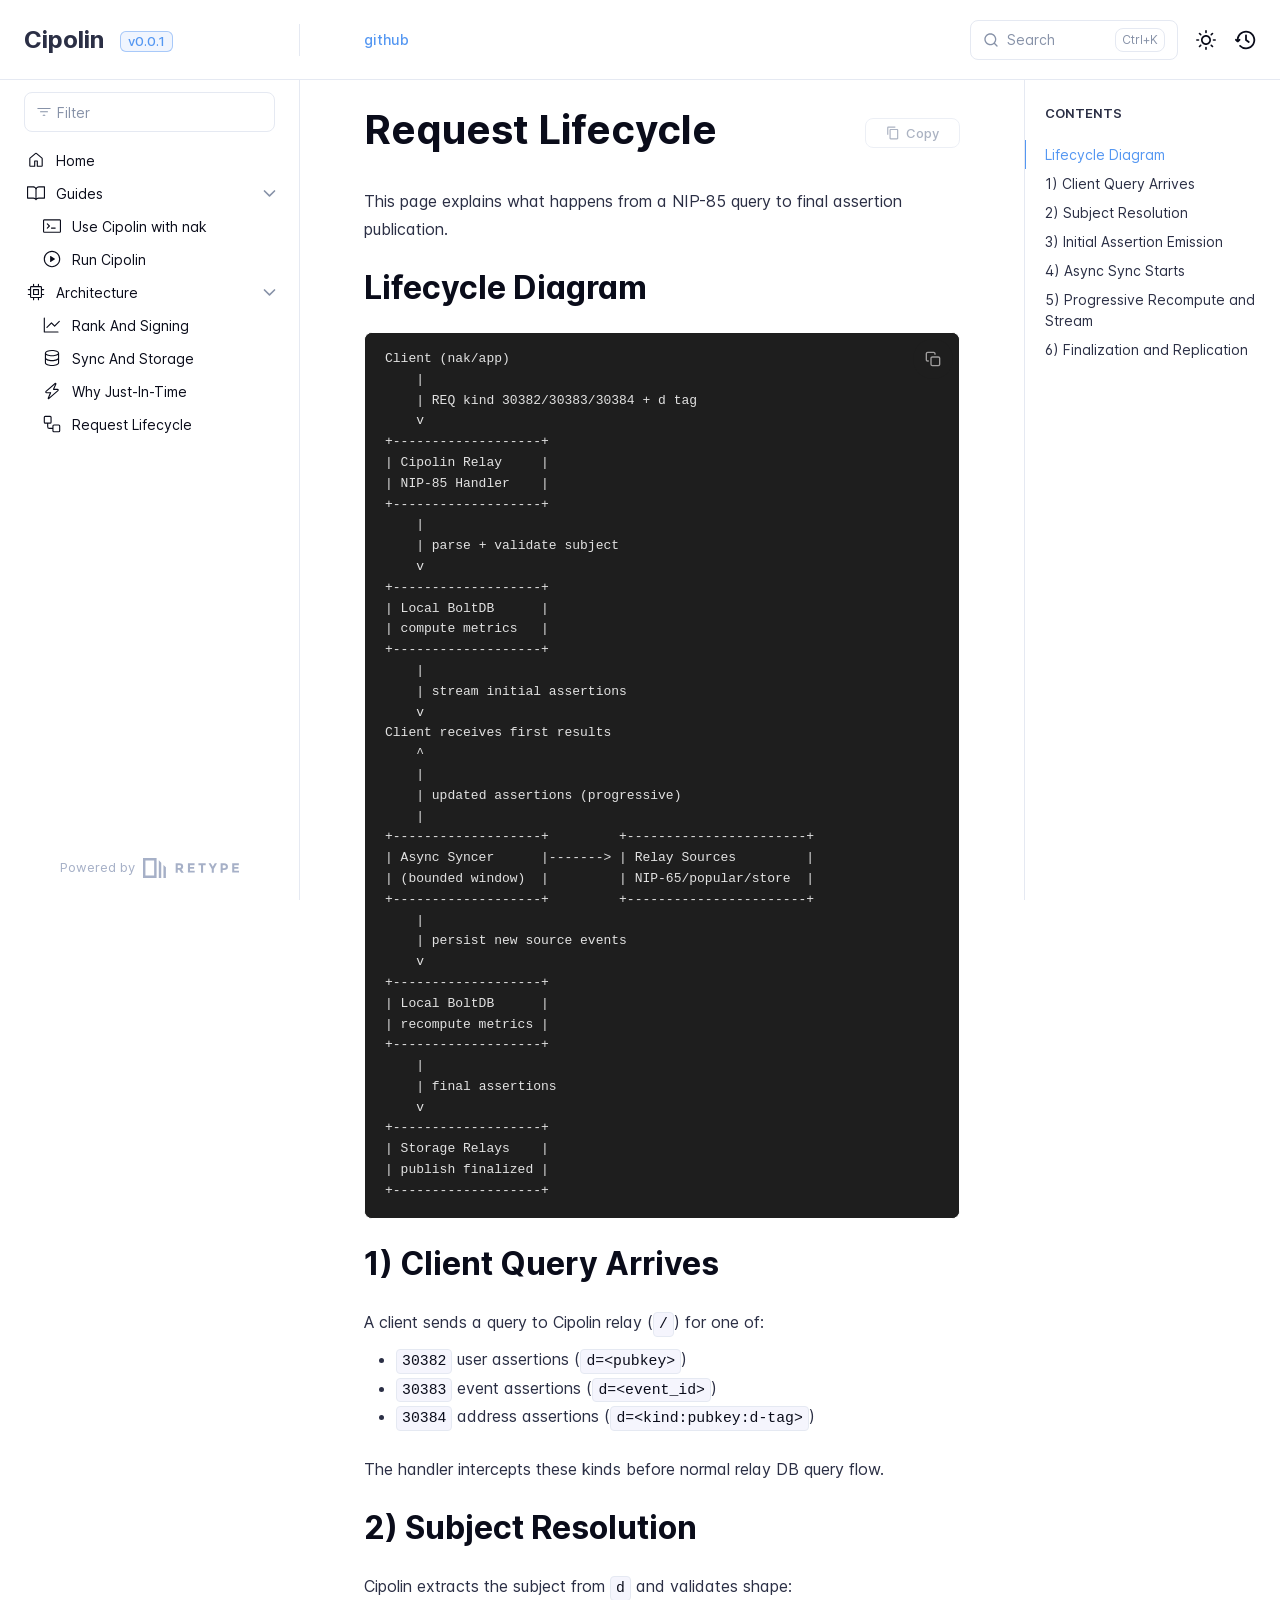
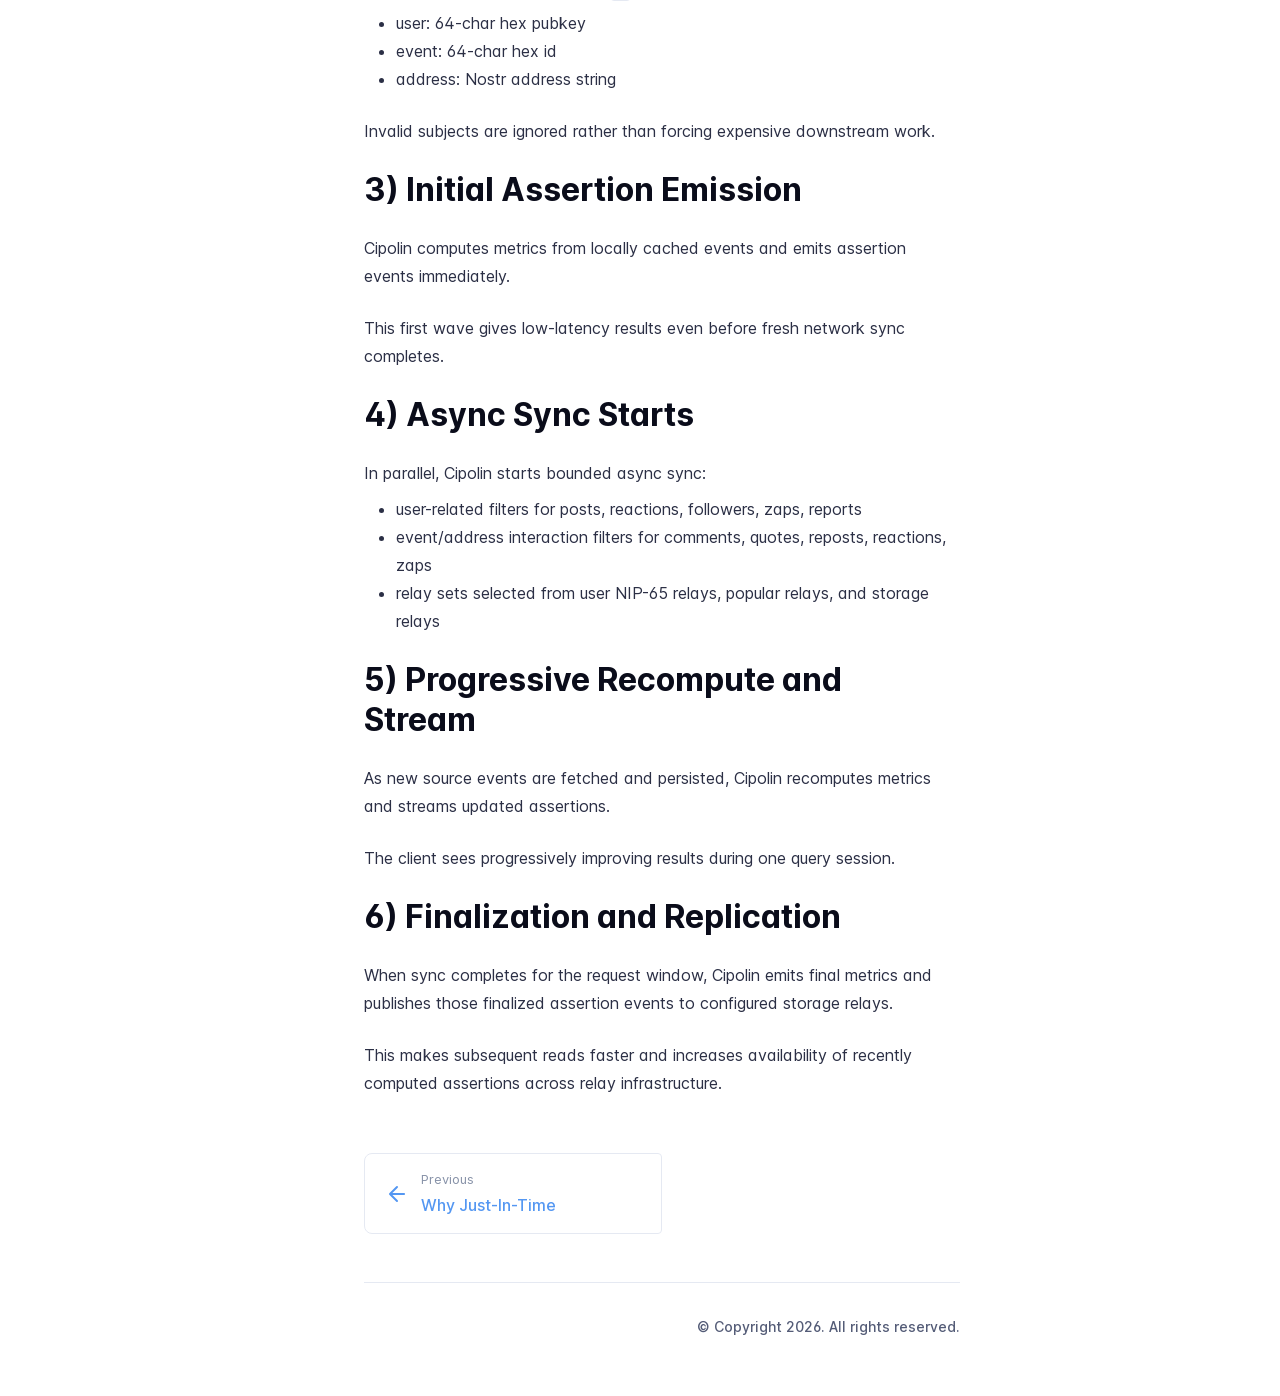
<file: architecture/request-lifecycle/index.html>
<!DOCTYPE html>
<html lang="en" class="h-full">
<head>
    <meta charset="UTF-8">
    <meta name="viewport" content="width=device-width,initial-scale=1">
    <meta name="color-scheme" content="light dark">
    <meta name="turbo-root" content="/cipolin">
    <meta name="turbo-cache-control" content="no-cache" data-turbo-track="reload" data-track-token="4.5.3.829649344211">

    <!-- See retype.com -->
    <meta name="generator" content="Retype 4.5.3">

    <!-- Primary Meta Tags -->
    <title>Request Lifecycle</title>
    <meta name="title" content="Request Lifecycle">
    <meta name="description" content="This page explains what happens from a NIP-85 query to final assertion publication.">

    <!-- Canonical -->
    <link rel="canonical" href="https://nogringo.github.io/cipolin/architecture/request-lifecycle/">
    <link rel="sitemap" type="application/xml" title="Sitemap" href="https://nogringo.github.io/cipolin/sitemap.xml">

    <!-- Open Graph -->
    <meta property="og:type" content="website">
    <meta property="og:url" content="https://nogringo.github.io/cipolin/architecture/request-lifecycle/">
    <meta property="og:title" content="Request Lifecycle">
    <meta property="og:description" content="This page explains what happens from a NIP-85 query to final assertion publication.">
    <meta property="og:site_name" content="Cipolin">
    <meta property="og:locale" content="en_US">

    <!-- Twitter -->
    <meta name="twitter:card" content="summary_large_image">
    <meta name="twitter:url" content="https://nogringo.github.io/cipolin/architecture/request-lifecycle/">
    <meta name="twitter:title" content="Request Lifecycle">
    <meta name="twitter:description" content="This page explains what happens from a NIP-85 query to final assertion publication.">

    <!-- Alternate Markdown -->
    <link rel="alternate" type="text/markdown" href="https://nogringo.github.io/cipolin/architecture/request-lifecycle.md">

    <script data-cfasync="false">(function(){var cl=document.documentElement.classList,ls=localStorage.getItem("retype_scheme"),hd=cl.contains("dark"),hl=cl.contains("light"),wm=window.matchMedia&&window.matchMedia("(prefers-color-scheme: dark)").matches;if(ls==="dark"||(!ls&&wm&&!hd&&!hl)){cl.remove("light");cl.add("dark")}else if(ls==="light"||(!ls&&!wm&&!hd&&!hl)){cl.remove("dark");cl.add("light")}})();</script>

    <link href="../../resources/css/retype.css?v=4.5.3.829649344211" rel="stylesheet">

    <script data-cfasync="false" src="../../resources/js/config.js?v=4.5.3.829649344211" data-turbo-eval="false" defer></script>
    <script data-cfasync="false" src="../../resources/js/retype.js?v=4.5.3" data-turbo-eval="false" defer></script>
    <script id="lunr-js" data-cfasync="false" src="../../resources/js/lunr.js?v=4.5.3.829649344211" data-turbo-eval="false" defer></script>
</head>
<body>
    <div id="retype-app" class="relative text-base antialiased text-base-text bg-base-bg font-body">
    <div class="absolute bottom-0 left-0" style="top: 5rem; right: 50%"></div>

    <header id="retype-header" class="sticky top-0 z-30 flex w-full h-16 bg-header-bg border-b border-header-border md:h-20">
        <div class="container relative flex items-center justify-between pr-6 grow md:justify-start">
            <!-- Mobile menu button skeleton -->
            <button v-cloak class="skeleton retype-mobile-menu-button flex items-center justify-center shrink-0 overflow-hidden dark:text-white focus:outline-hidden rounded-full w-10 h-10 ml-3.5 md:hidden"><svg xmlns="http://www.w3.org/2000/svg" class="mb-px shrink-0" width="24" height="24" viewBox="0 0 24 24" role="presentation" style="margin-bottom: 0px;"><g fill="currentColor"><path d="M2 4h20v2H2zM2 11h20v2H2zM2 18h20v2H2z"></path></g></svg></button>
            <div v-cloak id="retype-sidebar-left-toggle-button"></div>
    
            <!-- Logo -->
            <div class="flex items-center justify-between h-full py-2 md:w-75">
                <div class="flex items-center px-2 md:px-6">
                    <a id="retype-branding-logo" href="https://nogringo.github.io/cipolin/" class="flex items-center leading-snug text-2xl">
                        <span class="dark:text-white font-bold line-clamp-1 md:line-clamp-2">Cipolin</span>
                    </a><span id="retype-branding-label" class="inline-flex mt-1 px-2 py-1 ml-4 text-xs font-medium leading-none items-center rounded-md bg-branding-label-bg text-branding-label-text ring-1 ring-branding-label-border ring-inset md:inline-block">v0.0.1</span>
                </div>
    
                <span class="hidden h-8 border-r md:inline-block border-base-border"></span>
            </div>
    
            <div class="flex justify-between md:grow">
                <!-- Top Nav -->
                <nav id="retype-header-nav" class="hidden md:flex">
                    <ul class="flex flex-col mb-4 md:pl-16 md:mb-0 md:flex-row md:items-center">
                        <li class="mr-6">
                            <a class="py-2 md:mb-0 inline-flex items-center text-sm whitespace-nowrap transition-colors duration-200 ease-linear md:text-header-text font-header-text hover:text-header-text-hover" href="https://github.com/nogringo/cipolin">github</a>
                        </li>
    
                    </ul>
                </nav>
    
                <div v-cloak class="flex justify-end grow">
                    <div id="retype-mobile-search-button"></div>
                    <doc-search-desktop></doc-search-desktop>
    
                    <doc-theme-switch class="lg:ml-2"></doc-theme-switch>
                    <doc-history></doc-history>
                </div>
            </div>
        </div>
    </header>


    <div id="retype-container" class="container relative flex bg-white">
        <!-- Sidebar Skeleton -->
        <div v-cloak class="fixed flex flex-col shrink-0 duration-300 ease-in-out bg-sidebar-left-bg border-sidebar-left-border sidebar top-20 w-75 border-r h-screen md:sticky transition-transform skeleton">
        
            <div class="flex items-center h-16 px-6">
                <input id="retype-filter-input-mock" class="w-full h-10 pl-8 px-3 py-2 transition-colors duration-200 ease-linear bg-filter-bg border border-filter-border rounded-lg shadow-none md:text-sm hover:border-filter-border-hover focus:outline-hidden focus:border-filter-border-focus placeholder-filter-placeholder" type="text">
            </div>
        
            <div class="pl-6 mt-1 mb-4">
                <div class="w-32 h-3 mb-4 bg-skeleton-bg rounded-full loading"></div>
                <div class="w-48 h-3 mb-4 bg-skeleton-bg rounded-full loading"></div>
                <div class="w-40 h-3 mb-4 bg-skeleton-bg rounded-full loading"></div>
                <div class="w-32 h-3 mb-4 bg-skeleton-bg rounded-full loading"></div>
                <div class="w-48 h-3 mb-4 bg-skeleton-bg rounded-full loading"></div>
                <div class="w-40 h-3 mb-4 bg-skeleton-bg rounded-full loading"></div>
            </div>
        
            <div class="shrink-0 mt-auto bg-transparent dark:border-base-border">
                <a class="flex items-center justify-center flex-nowrap h-16 text-gray-350 dark:text-dark-400 hover:text-gray-600 dark:hover:text-dark-300 transition-colors duration-150 ease-in docs-powered-by" target="_blank" href="https://retype.com/" rel="noopener">
                    <span class="text-xs whitespace-nowrap">Powered by</span>
                    <svg xmlns="http://www.w3.org/2000/svg" class="ml-2" fill="currentColor" width="96" height="20" overflow="visible"><path d="M0 0v20h13.59V0H0zm11.15 17.54H2.44V2.46h8.71v15.08zM15.8 20h2.44V4.67L15.8 2.22zM20.45 6.89V20h2.44V9.34z"/><g><path d="M40.16 8.44c0 1.49-.59 2.45-1.75 2.88l2.34 3.32h-2.53l-2.04-2.96h-1.43v2.96h-2.06V5.36h3.5c1.43 0 2.46.24 3.07.73s.9 1.27.9 2.35zm-2.48 1.1c.26-.23.38-.59.38-1.09 0-.5-.13-.84-.4-1.03s-.73-.28-1.39-.28h-1.54v2.75h1.5c.72 0 1.2-.12 1.45-.35zM51.56 5.36V7.2h-4.59v1.91h4.13v1.76h-4.13v1.92h4.74v1.83h-6.79V5.36h6.64zM60.09 7.15v7.48h-2.06V7.15h-2.61V5.36h7.28v1.79h-2.61zM70.81 14.64h-2.06v-3.66l-3.19-5.61h2.23l1.99 3.45 1.99-3.45H74l-3.19 5.61v3.66zM83.99 6.19c.65.55.97 1.4.97 2.55s-.33 1.98-1 2.51-1.68.8-3.04.8h-1.23v2.59h-2.06V5.36h3.26c1.42 0 2.45.28 3.1.83zm-1.51 3.65c.25-.28.37-.69.37-1.22s-.16-.92-.48-1.14c-.32-.23-.82-.34-1.5-.34H79.7v3.12h1.38c.68 0 1.15-.14 1.4-.42zM95.85 5.36V7.2h-4.59v1.91h4.13v1.76h-4.13v1.92H96v1.83h-6.79V5.36h6.64z"/></g></svg>
                </a>
            </div>
        </div>
        
        <!-- Sidebar component -->
        <doc-sidebar v-cloak>
            <template #sidebar-footer>
                <div class="shrink-0 mt-auto border-t md:bg-transparent md:border-none dark:border-base-border">
        
                    <div class="py-3 px-6 md:hidden border-b dark:border-base-border">
                        <nav>
                            <ul class="flex flex-wrap justify-center items-center">
                                <li class="mr-6">
                                    <a class="block py-1 inline-flex items-center text-sm whitespace-nowrap transition-colors duration-200 ease-linear md:text-header-text font-header-text hover:text-header-text-hover" href="https://github.com/nogringo/cipolin">github</a>
                                </li>
        
                            </ul>
                        </nav>
                    </div>
        
                    <a class="flex items-center justify-center flex-nowrap h-16 text-gray-350 dark:text-dark-400 hover:text-gray-600 dark:hover:text-dark-300 transition-colors duration-150 ease-in docs-powered-by" target="_blank" href="https://retype.com/" rel="noopener">
                        <span class="text-xs whitespace-nowrap">Powered by</span>
                        <svg xmlns="http://www.w3.org/2000/svg" class="ml-2" fill="currentColor" width="96" height="20" overflow="visible"><path d="M0 0v20h13.59V0H0zm11.15 17.54H2.44V2.46h8.71v15.08zM15.8 20h2.44V4.67L15.8 2.22zM20.45 6.89V20h2.44V9.34z"/><g><path d="M40.16 8.44c0 1.49-.59 2.45-1.75 2.88l2.34 3.32h-2.53l-2.04-2.96h-1.43v2.96h-2.06V5.36h3.5c1.43 0 2.46.24 3.07.73s.9 1.27.9 2.35zm-2.48 1.1c.26-.23.38-.59.38-1.09 0-.5-.13-.84-.4-1.03s-.73-.28-1.39-.28h-1.54v2.75h1.5c.72 0 1.2-.12 1.45-.35zM51.56 5.36V7.2h-4.59v1.91h4.13v1.76h-4.13v1.92h4.74v1.83h-6.79V5.36h6.64zM60.09 7.15v7.48h-2.06V7.15h-2.61V5.36h7.28v1.79h-2.61zM70.81 14.64h-2.06v-3.66l-3.19-5.61h2.23l1.99 3.45 1.99-3.45H74l-3.19 5.61v3.66zM83.99 6.19c.65.55.97 1.4.97 2.55s-.33 1.98-1 2.51-1.68.8-3.04.8h-1.23v2.59h-2.06V5.36h3.26c1.42 0 2.45.28 3.1.83zm-1.51 3.65c.25-.28.37-.69.37-1.22s-.16-.92-.48-1.14c-.32-.23-.82-.34-1.5-.34H79.7v3.12h1.38c.68 0 1.15-.14 1.4-.42zM95.85 5.36V7.2h-4.59v1.91h4.13v1.76h-4.13v1.92H96v1.83h-6.79V5.36h6.64z"/></g></svg>
                    </a>
                </div>
            </template>
        </doc-sidebar>

        <div class="grow min-w-0 bg-body-bg">
            <!-- Render "toolbar" template here on api pages --><!-- Render page content -->
<div class="flex">
    <div id="retype-main" class="min-w-0 p-4 grow md:px-16">
        <main class="relative pb-12 lg:pt-2">
            <div class="relative retype-markdown" id="retype-content">
                <!-- Rendered if sidebar right is enabled -->
                <div id="retype-sidebar-right-toggle"></div>
                <doc-page-actions></doc-page-actions>

                <!-- Page content  -->
<h1 id="request-lifecycle">Request Lifecycle</h1>
<p>This page explains what happens from a NIP-85 query to final assertion publication.</p>
<h2 id="lifecycle-diagram">Lifecycle Diagram</h2>
<div id="lifecycle-diagram-code-1" class="codeblock-wrapper"><doc-codeblock>
<pre translate="no" class="language-none"><code v-pre class="language-none">Client (nak/app)
	|
	| REQ kind 30382/30383/30384 + d tag
	v
+-------------------+
| Cipolin Relay     |
| NIP-85 Handler    |
+-------------------+
	|
	| parse + validate subject
	v
+-------------------+
| Local BoltDB      |
| compute metrics   |
+-------------------+
	|
	| stream initial assertions
	v
Client receives first results
	^
	|
	| updated assertions (progressive)
	|
+-------------------+         +-----------------------+
| Async Syncer      |-------&gt; | Relay Sources         |
| (bounded window)  |         | NIP-65/popular/store  |
+-------------------+         +-----------------------+
	|
	| persist new source events
	v
+-------------------+
| Local BoltDB      |
| recompute metrics |
+-------------------+
	|
	| final assertions
	v
+-------------------+
| Storage Relays    |
| publish finalized |
+-------------------+</code></pre>
</doc-codeblock></div>
<h2 id="1-client-query-arrives">1) Client Query Arrives</h2>
<p>A client sends a query to Cipolin relay (<code translate="no" v-pre>/</code>) for one of:</p>
<ul>
<li><code translate="no" v-pre>30382</code> user assertions (<code translate="no" v-pre>d=&lt;pubkey&gt;</code>)</li>
<li><code translate="no" v-pre>30383</code> event assertions (<code translate="no" v-pre>d=&lt;event_id&gt;</code>)</li>
<li><code translate="no" v-pre>30384</code> address assertions (<code translate="no" v-pre>d=&lt;kind:pubkey:d-tag&gt;</code>)</li>
</ul>
<p>The handler intercepts these kinds before normal relay DB query flow.</p>
<h2 id="2-subject-resolution">2) Subject Resolution</h2>
<p>Cipolin extracts the subject from <code translate="no" v-pre>d</code> and validates shape:</p>
<ul>
<li>user: 64-char hex pubkey</li>
<li>event: 64-char hex id</li>
<li>address: Nostr address string</li>
</ul>
<p>Invalid subjects are ignored rather than forcing expensive downstream work.</p>
<h2 id="3-initial-assertion-emission">3) Initial Assertion Emission</h2>
<p>Cipolin computes metrics from locally cached events and emits assertion events immediately.</p>
<p>This first wave gives low-latency results even before fresh network sync completes.</p>
<h2 id="4-async-sync-starts">4) Async Sync Starts</h2>
<p>In parallel, Cipolin starts bounded async sync:</p>
<ul>
<li>user-related filters for posts, reactions, followers, zaps, reports</li>
<li>event/address interaction filters for comments, quotes, reposts, reactions, zaps</li>
<li>relay sets selected from user NIP-65 relays, popular relays, and storage relays</li>
</ul>
<h2 id="5-progressive-recompute-and-stream">5) Progressive Recompute and Stream</h2>
<p>As new source events are fetched and persisted, Cipolin recomputes metrics and streams updated assertions.</p>
<p>The client sees progressively improving results during one query session.</p>
<h2 id="6-finalization-and-replication">6) Finalization and Replication</h2>
<p>When sync completes for the request window, Cipolin emits final metrics and publishes those finalized assertion events to configured storage relays.</p>
<p>This makes subsequent reads faster and increases availability of recently computed assertions across relay infrastructure.</p>

                
                <!-- Required only on API pages -->
                <doc-toolbar-member-filter-no-results></doc-toolbar-member-filter-no-results>
            </div>
            <footer id="retype-content-footer" class="clear-both">
            
                <nav id="retype-nextprev" class="print:hidden flex mt-14">
                    <div class="w-1/2">
                        <a class="px-5 py-4 h-full flex items-center break-normal font-medium text-body-link border border-base-border hover:border-base-border-hover rounded-r rounded-l-lg transition-colors duration-150 relative hover:z-5" href="../../architecture/just-in-time/">
                            <svg xmlns="http://www.w3.org/2000/svg" class="mr-3" width="24" height="24" viewBox="0 0 24 24" fill="currentColor" overflow="visible"><path d="M19 11H7.41l5.29-5.29a.996.996 0 10-1.41-1.41l-7 7a1 1 0 000 1.42l7 7a1.024 1.024 0 001.42-.01.996.996 0 000-1.41L7.41 13H19c.55 0 1-.45 1-1s-.45-1-1-1z" /><path fill="none" d="M0 0h24v24H0z" /></svg>
                            <span>
                                <span class="block text-xs font-normal text-base-text-muted">Previous</span>
                                <span class="block mt-1">Why Just-​In-​Time</span>
                            </span>
                        </a>
                    </div>
            
                    <div class="w-1/2">
                    </div>
                </nav>
            </footer>
        </main>

        <div id="retype-page-footer" class="print:border-none border-t border-base-border pt-6 mb-8">
            <footer class="flex flex-wrap items-center justify-between print:justify-center">
                <div id="retype-footer-links" class="print:hidden">
                    <ul class="flex flex-wrap items-center text-sm">
                    </ul>
                </div>
                <div id="retype-copyright" class="print:justify-center py-2 text-footer-text font-footer-link text-sm leading-relaxed"><p>© Copyright 2026. All rights reserved.</p></div>
            </footer>
        </div>
    </div>

    <!-- Rendered if sidebar right is enabled -->
    <!-- Sidebar right skeleton-->
    <div v-cloak class="fixed top-0 bottom-0 right-0 translate-x-full bg-sidebar-right-bg border-sidebar-right-border lg:sticky lg:border-l lg:shrink-0 lg:pt-6 lg:translate-x-0 sm:w-1/2 lg:w-64 lg:z-0 md:w-104 sidebar-right skeleton">
        <div class="pl-5">
            <div class="w-32 h-3 mb-4 bg-skeleton-bg rounded-full loading"></div>
            <div class="w-48 h-3 mb-4 bg-skeleton-bg rounded-full loading"></div>
            <div class="w-40 h-3 mb-4 bg-skeleton-bg rounded-full loading"></div>
        </div>
    </div>

    <!-- User should be able to hide sidebar right -->
    <doc-sidebar-right v-cloak></doc-sidebar-right>
</div>

        </div>
    </div>

    <doc-search-mobile></doc-search-mobile>
    <doc-back-to-top></doc-back-to-top>
</div>


    <div id="retype-overlay-target"></div>

        <script data-cfasync="false">window.__DOCS__ = { "title": "Request Lifecycle", level: 2, icon: "file", hasPrism: false, hasInstagram: false, hasMermaid: false, hasMath: false, tocDepth: 23, "md": "/architecture/request-lifecycle.md" }</script>
</body>
</html>
</file>
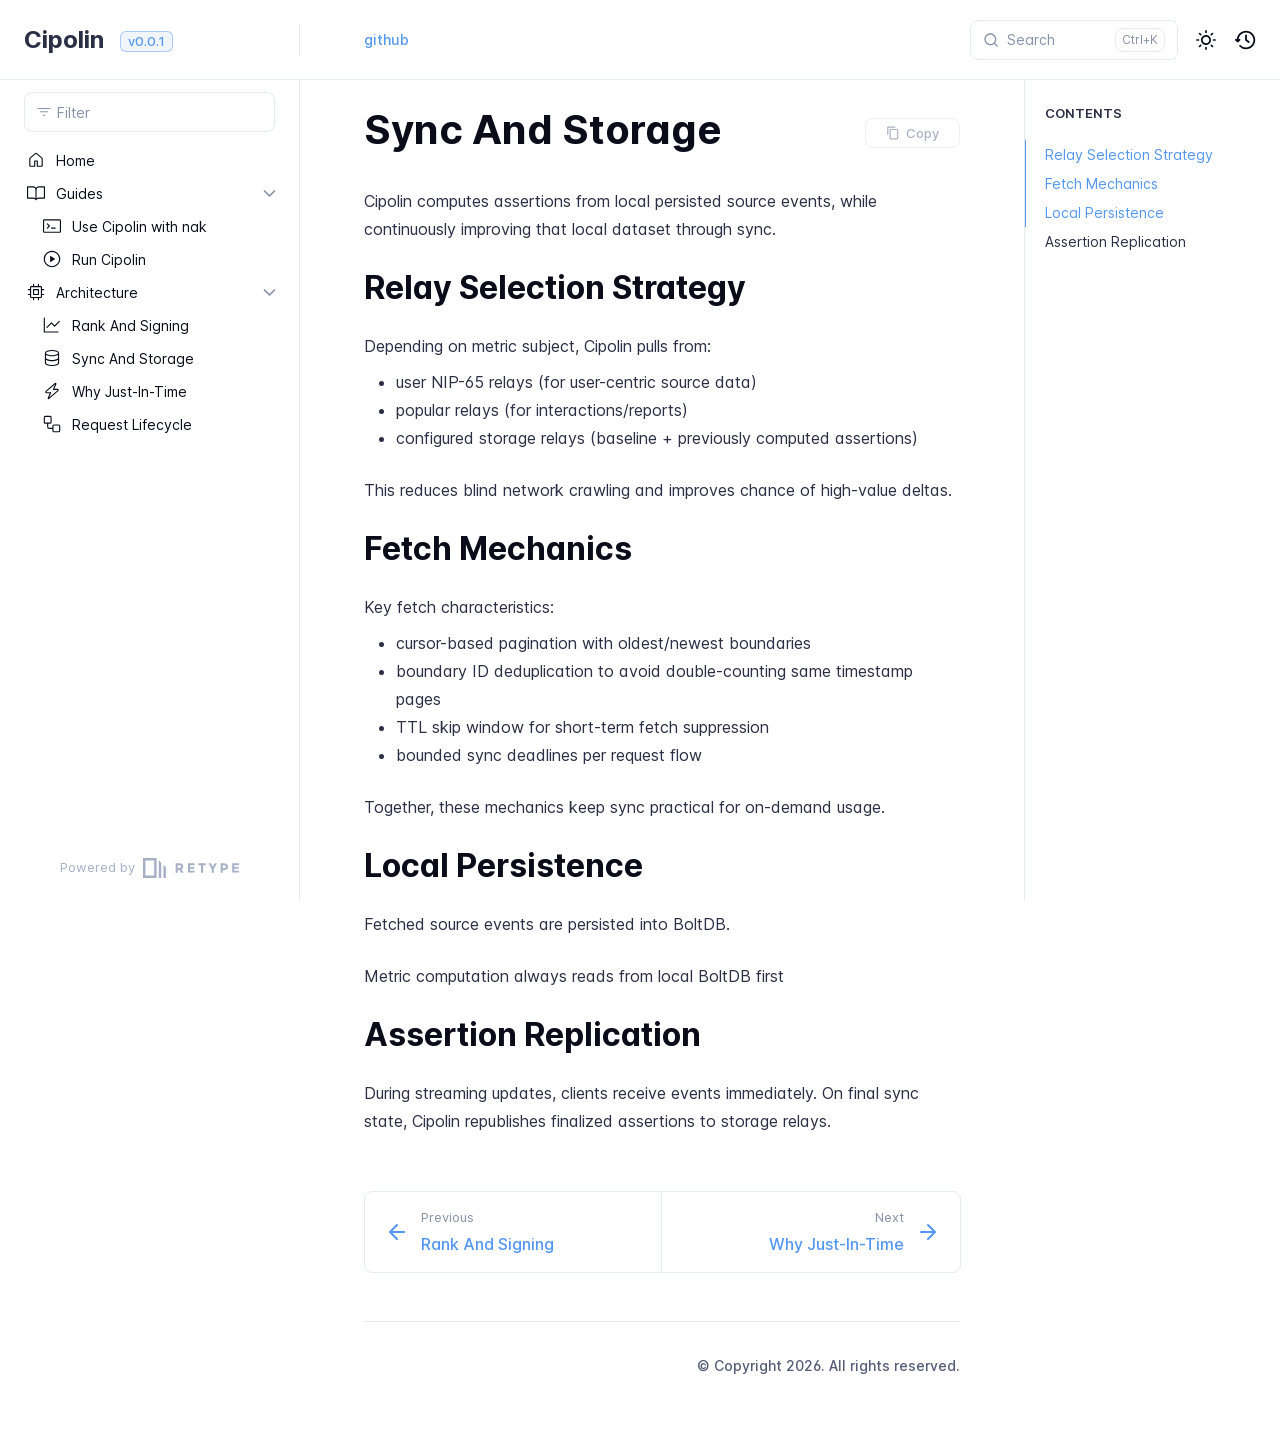
<file: architecture/sync-and-storage/index.html>
<!DOCTYPE html>
<html lang="en" class="h-full">
<head>
    <meta charset="UTF-8">
    <meta name="viewport" content="width=device-width,initial-scale=1">
    <meta name="color-scheme" content="light dark">
    <meta name="turbo-root" content="/cipolin">
    <meta name="turbo-cache-control" content="no-cache" data-turbo-track="reload" data-track-token="4.5.3.829649344211">

    <!-- See retype.com -->
    <meta name="generator" content="Retype 4.5.3">

    <!-- Primary Meta Tags -->
    <title>Sync And Storage</title>
    <meta name="title" content="Sync And Storage">
    <meta name="description" content="Cipolin computes assertions from local persisted source events, while continuously improving that local dataset through sync.">

    <!-- Canonical -->
    <link rel="canonical" href="https://nogringo.github.io/cipolin/architecture/sync-and-storage/">
    <link rel="sitemap" type="application/xml" title="Sitemap" href="https://nogringo.github.io/cipolin/sitemap.xml">

    <!-- Open Graph -->
    <meta property="og:type" content="website">
    <meta property="og:url" content="https://nogringo.github.io/cipolin/architecture/sync-and-storage/">
    <meta property="og:title" content="Sync And Storage">
    <meta property="og:description" content="Cipolin computes assertions from local persisted source events, while continuously improving that local dataset through sync.">
    <meta property="og:site_name" content="Cipolin">
    <meta property="og:locale" content="en_US">

    <!-- Twitter -->
    <meta name="twitter:card" content="summary_large_image">
    <meta name="twitter:url" content="https://nogringo.github.io/cipolin/architecture/sync-and-storage/">
    <meta name="twitter:title" content="Sync And Storage">
    <meta name="twitter:description" content="Cipolin computes assertions from local persisted source events, while continuously improving that local dataset through sync.">

    <!-- Alternate Markdown -->
    <link rel="alternate" type="text/markdown" href="https://nogringo.github.io/cipolin/architecture/sync-and-storage.md">

    <script data-cfasync="false">(function(){var cl=document.documentElement.classList,ls=localStorage.getItem("retype_scheme"),hd=cl.contains("dark"),hl=cl.contains("light"),wm=window.matchMedia&&window.matchMedia("(prefers-color-scheme: dark)").matches;if(ls==="dark"||(!ls&&wm&&!hd&&!hl)){cl.remove("light");cl.add("dark")}else if(ls==="light"||(!ls&&!wm&&!hd&&!hl)){cl.remove("dark");cl.add("light")}})();</script>

    <link href="../../resources/css/retype.css?v=4.5.3.829649344211" rel="stylesheet">

    <script data-cfasync="false" src="../../resources/js/config.js?v=4.5.3.829649344211" data-turbo-eval="false" defer></script>
    <script data-cfasync="false" src="../../resources/js/retype.js?v=4.5.3" data-turbo-eval="false" defer></script>
    <script id="lunr-js" data-cfasync="false" src="../../resources/js/lunr.js?v=4.5.3.829649344211" data-turbo-eval="false" defer></script>
</head>
<body>
    <div id="retype-app" class="relative text-base antialiased text-base-text bg-base-bg font-body">
    <div class="absolute bottom-0 left-0" style="top: 5rem; right: 50%"></div>

    <header id="retype-header" class="sticky top-0 z-30 flex w-full h-16 bg-header-bg border-b border-header-border md:h-20">
        <div class="container relative flex items-center justify-between pr-6 grow md:justify-start">
            <!-- Mobile menu button skeleton -->
            <button v-cloak class="skeleton retype-mobile-menu-button flex items-center justify-center shrink-0 overflow-hidden dark:text-white focus:outline-hidden rounded-full w-10 h-10 ml-3.5 md:hidden"><svg xmlns="http://www.w3.org/2000/svg" class="mb-px shrink-0" width="24" height="24" viewBox="0 0 24 24" role="presentation" style="margin-bottom: 0px;"><g fill="currentColor"><path d="M2 4h20v2H2zM2 11h20v2H2zM2 18h20v2H2z"></path></g></svg></button>
            <div v-cloak id="retype-sidebar-left-toggle-button"></div>
    
            <!-- Logo -->
            <div class="flex items-center justify-between h-full py-2 md:w-75">
                <div class="flex items-center px-2 md:px-6">
                    <a id="retype-branding-logo" href="https://nogringo.github.io/cipolin/" class="flex items-center leading-snug text-2xl">
                        <span class="dark:text-white font-bold line-clamp-1 md:line-clamp-2">Cipolin</span>
                    </a><span id="retype-branding-label" class="inline-flex mt-1 px-2 py-1 ml-4 text-xs font-medium leading-none items-center rounded-md bg-branding-label-bg text-branding-label-text ring-1 ring-branding-label-border ring-inset md:inline-block">v0.0.1</span>
                </div>
    
                <span class="hidden h-8 border-r md:inline-block border-base-border"></span>
            </div>
    
            <div class="flex justify-between md:grow">
                <!-- Top Nav -->
                <nav id="retype-header-nav" class="hidden md:flex">
                    <ul class="flex flex-col mb-4 md:pl-16 md:mb-0 md:flex-row md:items-center">
                        <li class="mr-6">
                            <a class="py-2 md:mb-0 inline-flex items-center text-sm whitespace-nowrap transition-colors duration-200 ease-linear md:text-header-text font-header-text hover:text-header-text-hover" href="https://github.com/nogringo/cipolin">github</a>
                        </li>
    
                    </ul>
                </nav>
    
                <div v-cloak class="flex justify-end grow">
                    <div id="retype-mobile-search-button"></div>
                    <doc-search-desktop></doc-search-desktop>
    
                    <doc-theme-switch class="lg:ml-2"></doc-theme-switch>
                    <doc-history></doc-history>
                </div>
            </div>
        </div>
    </header>


    <div id="retype-container" class="container relative flex bg-white">
        <!-- Sidebar Skeleton -->
        <div v-cloak class="fixed flex flex-col shrink-0 duration-300 ease-in-out bg-sidebar-left-bg border-sidebar-left-border sidebar top-20 w-75 border-r h-screen md:sticky transition-transform skeleton">
        
            <div class="flex items-center h-16 px-6">
                <input id="retype-filter-input-mock" class="w-full h-10 pl-8 px-3 py-2 transition-colors duration-200 ease-linear bg-filter-bg border border-filter-border rounded-lg shadow-none md:text-sm hover:border-filter-border-hover focus:outline-hidden focus:border-filter-border-focus placeholder-filter-placeholder" type="text">
            </div>
        
            <div class="pl-6 mt-1 mb-4">
                <div class="w-32 h-3 mb-4 bg-skeleton-bg rounded-full loading"></div>
                <div class="w-48 h-3 mb-4 bg-skeleton-bg rounded-full loading"></div>
                <div class="w-40 h-3 mb-4 bg-skeleton-bg rounded-full loading"></div>
                <div class="w-32 h-3 mb-4 bg-skeleton-bg rounded-full loading"></div>
                <div class="w-48 h-3 mb-4 bg-skeleton-bg rounded-full loading"></div>
                <div class="w-40 h-3 mb-4 bg-skeleton-bg rounded-full loading"></div>
            </div>
        
            <div class="shrink-0 mt-auto bg-transparent dark:border-base-border">
                <a class="flex items-center justify-center flex-nowrap h-16 text-gray-350 dark:text-dark-400 hover:text-gray-600 dark:hover:text-dark-300 transition-colors duration-150 ease-in docs-powered-by" target="_blank" href="https://retype.com/" rel="noopener">
                    <span class="text-xs whitespace-nowrap">Powered by</span>
                    <svg xmlns="http://www.w3.org/2000/svg" class="ml-2" fill="currentColor" width="96" height="20" overflow="visible"><path d="M0 0v20h13.59V0H0zm11.15 17.54H2.44V2.46h8.71v15.08zM15.8 20h2.44V4.67L15.8 2.22zM20.45 6.89V20h2.44V9.34z"/><g><path d="M40.16 8.44c0 1.49-.59 2.45-1.75 2.88l2.34 3.32h-2.53l-2.04-2.96h-1.43v2.96h-2.06V5.36h3.5c1.43 0 2.46.24 3.07.73s.9 1.27.9 2.35zm-2.48 1.1c.26-.23.38-.59.38-1.09 0-.5-.13-.84-.4-1.03s-.73-.28-1.39-.28h-1.54v2.75h1.5c.72 0 1.2-.12 1.45-.35zM51.56 5.36V7.2h-4.59v1.91h4.13v1.76h-4.13v1.92h4.74v1.83h-6.79V5.36h6.64zM60.09 7.15v7.48h-2.06V7.15h-2.61V5.36h7.28v1.79h-2.61zM70.81 14.64h-2.06v-3.66l-3.19-5.61h2.23l1.99 3.45 1.99-3.45H74l-3.19 5.61v3.66zM83.99 6.19c.65.55.97 1.4.97 2.55s-.33 1.98-1 2.51-1.68.8-3.04.8h-1.23v2.59h-2.06V5.36h3.26c1.42 0 2.45.28 3.1.83zm-1.51 3.65c.25-.28.37-.69.37-1.22s-.16-.92-.48-1.14c-.32-.23-.82-.34-1.5-.34H79.7v3.12h1.38c.68 0 1.15-.14 1.4-.42zM95.85 5.36V7.2h-4.59v1.91h4.13v1.76h-4.13v1.92H96v1.83h-6.79V5.36h6.64z"/></g></svg>
                </a>
            </div>
        </div>
        
        <!-- Sidebar component -->
        <doc-sidebar v-cloak>
            <template #sidebar-footer>
                <div class="shrink-0 mt-auto border-t md:bg-transparent md:border-none dark:border-base-border">
        
                    <div class="py-3 px-6 md:hidden border-b dark:border-base-border">
                        <nav>
                            <ul class="flex flex-wrap justify-center items-center">
                                <li class="mr-6">
                                    <a class="block py-1 inline-flex items-center text-sm whitespace-nowrap transition-colors duration-200 ease-linear md:text-header-text font-header-text hover:text-header-text-hover" href="https://github.com/nogringo/cipolin">github</a>
                                </li>
        
                            </ul>
                        </nav>
                    </div>
        
                    <a class="flex items-center justify-center flex-nowrap h-16 text-gray-350 dark:text-dark-400 hover:text-gray-600 dark:hover:text-dark-300 transition-colors duration-150 ease-in docs-powered-by" target="_blank" href="https://retype.com/" rel="noopener">
                        <span class="text-xs whitespace-nowrap">Powered by</span>
                        <svg xmlns="http://www.w3.org/2000/svg" class="ml-2" fill="currentColor" width="96" height="20" overflow="visible"><path d="M0 0v20h13.59V0H0zm11.15 17.54H2.44V2.46h8.71v15.08zM15.8 20h2.44V4.67L15.8 2.22zM20.45 6.89V20h2.44V9.34z"/><g><path d="M40.16 8.44c0 1.49-.59 2.45-1.75 2.88l2.34 3.32h-2.53l-2.04-2.96h-1.43v2.96h-2.06V5.36h3.5c1.43 0 2.46.24 3.07.73s.9 1.27.9 2.35zm-2.48 1.1c.26-.23.38-.59.38-1.09 0-.5-.13-.84-.4-1.03s-.73-.28-1.39-.28h-1.54v2.75h1.5c.72 0 1.2-.12 1.45-.35zM51.56 5.36V7.2h-4.59v1.91h4.13v1.76h-4.13v1.92h4.74v1.83h-6.79V5.36h6.64zM60.09 7.15v7.48h-2.06V7.15h-2.61V5.36h7.28v1.79h-2.61zM70.81 14.64h-2.06v-3.66l-3.19-5.61h2.23l1.99 3.45 1.99-3.45H74l-3.19 5.61v3.66zM83.99 6.19c.65.55.97 1.4.97 2.55s-.33 1.98-1 2.51-1.68.8-3.04.8h-1.23v2.59h-2.06V5.36h3.26c1.42 0 2.45.28 3.1.83zm-1.51 3.65c.25-.28.37-.69.37-1.22s-.16-.92-.48-1.14c-.32-.23-.82-.34-1.5-.34H79.7v3.12h1.38c.68 0 1.15-.14 1.4-.42zM95.85 5.36V7.2h-4.59v1.91h4.13v1.76h-4.13v1.92H96v1.83h-6.79V5.36h6.64z"/></g></svg>
                    </a>
                </div>
            </template>
        </doc-sidebar>

        <div class="grow min-w-0 bg-body-bg">
            <!-- Render "toolbar" template here on api pages --><!-- Render page content -->
<div class="flex">
    <div id="retype-main" class="min-w-0 p-4 grow md:px-16">
        <main class="relative pb-12 lg:pt-2">
            <div class="relative retype-markdown" id="retype-content">
                <!-- Rendered if sidebar right is enabled -->
                <div id="retype-sidebar-right-toggle"></div>
                <doc-page-actions></doc-page-actions>

                <!-- Page content  -->
<h1 id="sync-and-storage">Sync And Storage</h1>
<p>Cipolin computes assertions from local persisted source events, while continuously improving that local dataset through sync.</p>
<h2 id="relay-selection-strategy">Relay Selection Strategy</h2>
<p>Depending on metric subject, Cipolin pulls from:</p>
<ul>
<li>user NIP-65 relays (for user-centric source data)</li>
<li>popular relays (for interactions/reports)</li>
<li>configured storage relays (baseline + previously computed assertions)</li>
</ul>
<p>This reduces blind network crawling and improves chance of high-value deltas.</p>
<h2 id="fetch-mechanics">Fetch Mechanics</h2>
<p>Key fetch characteristics:</p>
<ul>
<li>cursor-based pagination with oldest/newest boundaries</li>
<li>boundary ID deduplication to avoid double-counting same timestamp pages</li>
<li>TTL skip window for short-term fetch suppression</li>
<li>bounded sync deadlines per request flow</li>
</ul>
<p>Together, these mechanics keep sync practical for on-demand usage.</p>
<h2 id="local-persistence">Local Persistence</h2>
<p>Fetched source events are persisted into BoltDB.</p>
<p>Metric computation always reads from local BoltDB first</p>
<h2 id="assertion-replication">Assertion Replication</h2>
<p>During streaming updates, clients receive events immediately. On final sync state, Cipolin republishes finalized assertions to storage relays.</p>

                
                <!-- Required only on API pages -->
                <doc-toolbar-member-filter-no-results></doc-toolbar-member-filter-no-results>
            </div>
            <footer id="retype-content-footer" class="clear-both">
            
                <nav id="retype-nextprev" class="print:hidden flex mt-14">
                    <div class="w-1/2">
                        <a class="px-5 py-4 h-full flex items-center break-normal font-medium text-body-link border border-base-border hover:border-base-border-hover rounded-l-lg transition-colors duration-150 relative hover:z-5" href="../../architecture/rank-and-signing/">
                            <svg xmlns="http://www.w3.org/2000/svg" class="mr-3" width="24" height="24" viewBox="0 0 24 24" fill="currentColor" overflow="visible"><path d="M19 11H7.41l5.29-5.29a.996.996 0 10-1.41-1.41l-7 7a1 1 0 000 1.42l7 7a1.024 1.024 0 001.42-.01.996.996 0 000-1.41L7.41 13H19c.55 0 1-.45 1-1s-.45-1-1-1z" /><path fill="none" d="M0 0h24v24H0z" /></svg>
                            <span>
                                <span class="block text-xs font-normal text-base-text-muted">Previous</span>
                                <span class="block mt-1">Rank And Signing</span>
                            </span>
                        </a>
                    </div>
            
                    <div class="w-1/2">
                        <a class="px-5 py-4 -mx-px h-full flex items-center justify-end break-normal font-medium text-body-link border border-base-border hover:border-base-border-hover rounded-r-lg transition-colors duration-150 relative hover:z-5" href="../../architecture/just-in-time/">
                            <span>
                                <span class="block text-xs font-normal text-right text-base-text-muted">Next</span>
                                <span class="block mt-1">Why Just-​In-​Time</span>
                            </span>
                            <svg xmlns="http://www.w3.org/2000/svg" class="ml-3" width="24" height="24" viewBox="0 0 24 24" fill="currentColor" overflow="visible"><path d="M19.92 12.38a1 1 0 00-.22-1.09l-7-7a.996.996 0 10-1.41 1.41l5.3 5.3H5c-.55 0-1 .45-1 1s.45 1 1 1h11.59l-5.29 5.29a.996.996 0 000 1.41c.19.2.44.3.7.3s.51-.1.71-.29l7-7c.09-.09.16-.21.21-.33z" /><path fill="none" d="M0 0h24v24H0z" /></svg>
                        </a>
                    </div>
                </nav>
            </footer>
        </main>

        <div id="retype-page-footer" class="print:border-none border-t border-base-border pt-6 mb-8">
            <footer class="flex flex-wrap items-center justify-between print:justify-center">
                <div id="retype-footer-links" class="print:hidden">
                    <ul class="flex flex-wrap items-center text-sm">
                    </ul>
                </div>
                <div id="retype-copyright" class="print:justify-center py-2 text-footer-text font-footer-link text-sm leading-relaxed"><p>© Copyright 2026. All rights reserved.</p></div>
            </footer>
        </div>
    </div>

    <!-- Rendered if sidebar right is enabled -->
    <!-- Sidebar right skeleton-->
    <div v-cloak class="fixed top-0 bottom-0 right-0 translate-x-full bg-sidebar-right-bg border-sidebar-right-border lg:sticky lg:border-l lg:shrink-0 lg:pt-6 lg:translate-x-0 sm:w-1/2 lg:w-64 lg:z-0 md:w-104 sidebar-right skeleton">
        <div class="pl-5">
            <div class="w-32 h-3 mb-4 bg-skeleton-bg rounded-full loading"></div>
            <div class="w-48 h-3 mb-4 bg-skeleton-bg rounded-full loading"></div>
            <div class="w-40 h-3 mb-4 bg-skeleton-bg rounded-full loading"></div>
        </div>
    </div>

    <!-- User should be able to hide sidebar right -->
    <doc-sidebar-right v-cloak></doc-sidebar-right>
</div>

        </div>
    </div>

    <doc-search-mobile></doc-search-mobile>
    <doc-back-to-top></doc-back-to-top>
</div>


    <div id="retype-overlay-target"></div>

        <script data-cfasync="false">window.__DOCS__ = { "title": "Sync And Storage", level: 2, icon: "file", hasPrism: false, hasInstagram: false, hasMermaid: false, hasMath: false, tocDepth: 23, "md": "/architecture/sync-and-storage.md" }</script>
</body>
</html>
</file>
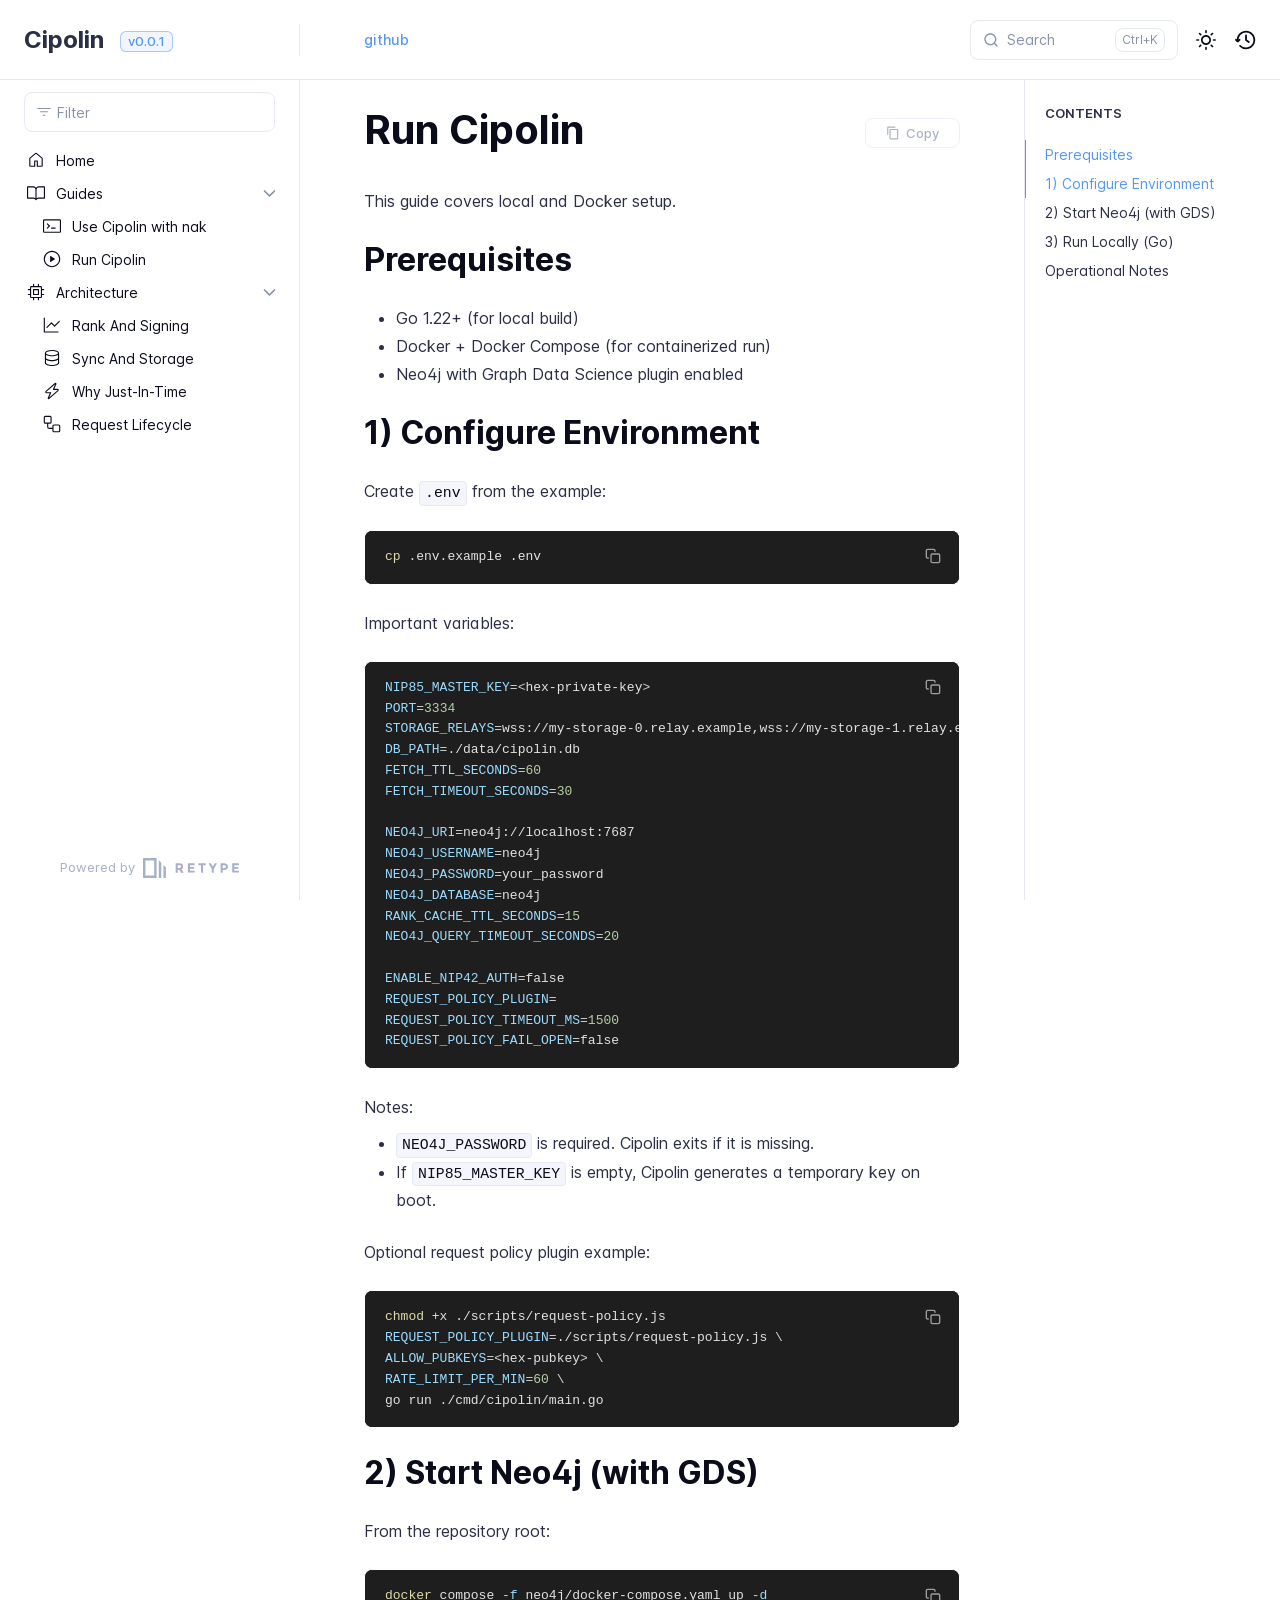
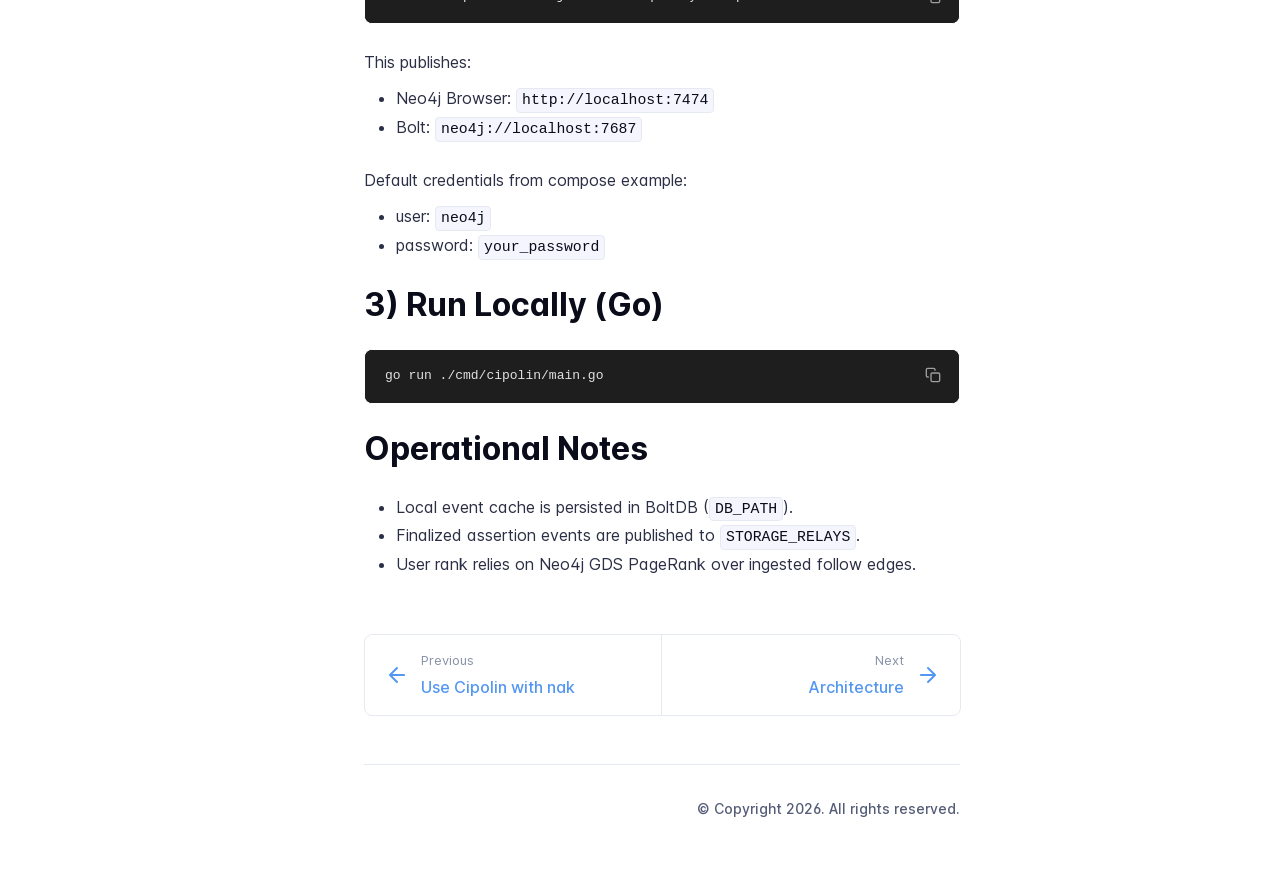
<file: guides/run/index.html>
<!DOCTYPE html>
<html lang="en" class="h-full">
<head>
    <meta charset="UTF-8">
    <meta name="viewport" content="width=device-width,initial-scale=1">
    <meta name="color-scheme" content="light dark">
    <meta name="turbo-root" content="/cipolin">
    <meta name="turbo-cache-control" content="no-cache" data-turbo-track="reload" data-track-token="4.5.3.829649344211">

    <!-- See retype.com -->
    <meta name="generator" content="Retype 4.5.3">

    <!-- Primary Meta Tags -->
    <title>Run Cipolin</title>
    <meta name="title" content="Run Cipolin">
    <meta name="description" content="This guide covers local and Docker setup.">

    <!-- Canonical -->
    <link rel="canonical" href="https://nogringo.github.io/cipolin/guides/run/">
    <link rel="sitemap" type="application/xml" title="Sitemap" href="https://nogringo.github.io/cipolin/sitemap.xml">

    <!-- Open Graph -->
    <meta property="og:type" content="website">
    <meta property="og:url" content="https://nogringo.github.io/cipolin/guides/run/">
    <meta property="og:title" content="Run Cipolin">
    <meta property="og:description" content="This guide covers local and Docker setup.">
    <meta property="og:site_name" content="Cipolin">
    <meta property="og:locale" content="en_US">

    <!-- Twitter -->
    <meta name="twitter:card" content="summary_large_image">
    <meta name="twitter:url" content="https://nogringo.github.io/cipolin/guides/run/">
    <meta name="twitter:title" content="Run Cipolin">
    <meta name="twitter:description" content="This guide covers local and Docker setup.">

    <!-- Alternate Markdown -->
    <link rel="alternate" type="text/markdown" href="https://nogringo.github.io/cipolin/guides/run.md">

    <script data-cfasync="false">(function(){var cl=document.documentElement.classList,ls=localStorage.getItem("retype_scheme"),hd=cl.contains("dark"),hl=cl.contains("light"),wm=window.matchMedia&&window.matchMedia("(prefers-color-scheme: dark)").matches;if(ls==="dark"||(!ls&&wm&&!hd&&!hl)){cl.remove("light");cl.add("dark")}else if(ls==="light"||(!ls&&!wm&&!hd&&!hl)){cl.remove("dark");cl.add("light")}})();</script>

    <link href="../../resources/css/retype.css?v=4.5.3.829649344211" rel="stylesheet">

    <script data-cfasync="false" src="../../resources/js/config.js?v=4.5.3.829649344211" data-turbo-eval="false" defer></script>
    <script data-cfasync="false" src="../../resources/js/retype.js?v=4.5.3" data-turbo-eval="false" defer></script>
    <script id="lunr-js" data-cfasync="false" src="../../resources/js/lunr.js?v=4.5.3.829649344211" data-turbo-eval="false" defer></script>
    <script id="prism-js" data-cfasync="false" src="../../resources/js/prism.js?v=4.5.3.829649344211" defer></script>
</head>
<body>
    <div id="retype-app" class="relative text-base antialiased text-base-text bg-base-bg font-body">
    <div class="absolute bottom-0 left-0" style="top: 5rem; right: 50%"></div>

    <header id="retype-header" class="sticky top-0 z-30 flex w-full h-16 bg-header-bg border-b border-header-border md:h-20">
        <div class="container relative flex items-center justify-between pr-6 grow md:justify-start">
            <!-- Mobile menu button skeleton -->
            <button v-cloak class="skeleton retype-mobile-menu-button flex items-center justify-center shrink-0 overflow-hidden dark:text-white focus:outline-hidden rounded-full w-10 h-10 ml-3.5 md:hidden"><svg xmlns="http://www.w3.org/2000/svg" class="mb-px shrink-0" width="24" height="24" viewBox="0 0 24 24" role="presentation" style="margin-bottom: 0px;"><g fill="currentColor"><path d="M2 4h20v2H2zM2 11h20v2H2zM2 18h20v2H2z"></path></g></svg></button>
            <div v-cloak id="retype-sidebar-left-toggle-button"></div>
    
            <!-- Logo -->
            <div class="flex items-center justify-between h-full py-2 md:w-75">
                <div class="flex items-center px-2 md:px-6">
                    <a id="retype-branding-logo" href="https://nogringo.github.io/cipolin/" class="flex items-center leading-snug text-2xl">
                        <span class="dark:text-white font-bold line-clamp-1 md:line-clamp-2">Cipolin</span>
                    </a><span id="retype-branding-label" class="inline-flex mt-1 px-2 py-1 ml-4 text-xs font-medium leading-none items-center rounded-md bg-branding-label-bg text-branding-label-text ring-1 ring-branding-label-border ring-inset md:inline-block">v0.0.1</span>
                </div>
    
                <span class="hidden h-8 border-r md:inline-block border-base-border"></span>
            </div>
    
            <div class="flex justify-between md:grow">
                <!-- Top Nav -->
                <nav id="retype-header-nav" class="hidden md:flex">
                    <ul class="flex flex-col mb-4 md:pl-16 md:mb-0 md:flex-row md:items-center">
                        <li class="mr-6">
                            <a class="py-2 md:mb-0 inline-flex items-center text-sm whitespace-nowrap transition-colors duration-200 ease-linear md:text-header-text font-header-text hover:text-header-text-hover" href="https://github.com/nogringo/cipolin">github</a>
                        </li>
    
                    </ul>
                </nav>
    
                <div v-cloak class="flex justify-end grow">
                    <div id="retype-mobile-search-button"></div>
                    <doc-search-desktop></doc-search-desktop>
    
                    <doc-theme-switch class="lg:ml-2"></doc-theme-switch>
                    <doc-history></doc-history>
                </div>
            </div>
        </div>
    </header>


    <div id="retype-container" class="container relative flex bg-white">
        <!-- Sidebar Skeleton -->
        <div v-cloak class="fixed flex flex-col shrink-0 duration-300 ease-in-out bg-sidebar-left-bg border-sidebar-left-border sidebar top-20 w-75 border-r h-screen md:sticky transition-transform skeleton">
        
            <div class="flex items-center h-16 px-6">
                <input id="retype-filter-input-mock" class="w-full h-10 pl-8 px-3 py-2 transition-colors duration-200 ease-linear bg-filter-bg border border-filter-border rounded-lg shadow-none md:text-sm hover:border-filter-border-hover focus:outline-hidden focus:border-filter-border-focus placeholder-filter-placeholder" type="text">
            </div>
        
            <div class="pl-6 mt-1 mb-4">
                <div class="w-32 h-3 mb-4 bg-skeleton-bg rounded-full loading"></div>
                <div class="w-48 h-3 mb-4 bg-skeleton-bg rounded-full loading"></div>
                <div class="w-40 h-3 mb-4 bg-skeleton-bg rounded-full loading"></div>
                <div class="w-32 h-3 mb-4 bg-skeleton-bg rounded-full loading"></div>
                <div class="w-48 h-3 mb-4 bg-skeleton-bg rounded-full loading"></div>
                <div class="w-40 h-3 mb-4 bg-skeleton-bg rounded-full loading"></div>
            </div>
        
            <div class="shrink-0 mt-auto bg-transparent dark:border-base-border">
                <a class="flex items-center justify-center flex-nowrap h-16 text-gray-350 dark:text-dark-400 hover:text-gray-600 dark:hover:text-dark-300 transition-colors duration-150 ease-in docs-powered-by" target="_blank" href="https://retype.com/" rel="noopener">
                    <span class="text-xs whitespace-nowrap">Powered by</span>
                    <svg xmlns="http://www.w3.org/2000/svg" class="ml-2" fill="currentColor" width="96" height="20" overflow="visible"><path d="M0 0v20h13.59V0H0zm11.15 17.54H2.44V2.46h8.71v15.08zM15.8 20h2.44V4.67L15.8 2.22zM20.45 6.89V20h2.44V9.34z"/><g><path d="M40.16 8.44c0 1.49-.59 2.45-1.75 2.88l2.34 3.32h-2.53l-2.04-2.96h-1.43v2.96h-2.06V5.36h3.5c1.43 0 2.46.24 3.07.73s.9 1.27.9 2.35zm-2.48 1.1c.26-.23.38-.59.38-1.09 0-.5-.13-.84-.4-1.03s-.73-.28-1.39-.28h-1.54v2.75h1.5c.72 0 1.2-.12 1.45-.35zM51.56 5.36V7.2h-4.59v1.91h4.13v1.76h-4.13v1.92h4.74v1.83h-6.79V5.36h6.64zM60.09 7.15v7.48h-2.06V7.15h-2.61V5.36h7.28v1.79h-2.61zM70.81 14.64h-2.06v-3.66l-3.19-5.61h2.23l1.99 3.45 1.99-3.45H74l-3.19 5.61v3.66zM83.99 6.19c.65.55.97 1.4.97 2.55s-.33 1.98-1 2.51-1.68.8-3.04.8h-1.23v2.59h-2.06V5.36h3.26c1.42 0 2.45.28 3.1.83zm-1.51 3.65c.25-.28.37-.69.37-1.22s-.16-.92-.48-1.14c-.32-.23-.82-.34-1.5-.34H79.7v3.12h1.38c.68 0 1.15-.14 1.4-.42zM95.85 5.36V7.2h-4.59v1.91h4.13v1.76h-4.13v1.92H96v1.83h-6.79V5.36h6.64z"/></g></svg>
                </a>
            </div>
        </div>
        
        <!-- Sidebar component -->
        <doc-sidebar v-cloak>
            <template #sidebar-footer>
                <div class="shrink-0 mt-auto border-t md:bg-transparent md:border-none dark:border-base-border">
        
                    <div class="py-3 px-6 md:hidden border-b dark:border-base-border">
                        <nav>
                            <ul class="flex flex-wrap justify-center items-center">
                                <li class="mr-6">
                                    <a class="block py-1 inline-flex items-center text-sm whitespace-nowrap transition-colors duration-200 ease-linear md:text-header-text font-header-text hover:text-header-text-hover" href="https://github.com/nogringo/cipolin">github</a>
                                </li>
        
                            </ul>
                        </nav>
                    </div>
        
                    <a class="flex items-center justify-center flex-nowrap h-16 text-gray-350 dark:text-dark-400 hover:text-gray-600 dark:hover:text-dark-300 transition-colors duration-150 ease-in docs-powered-by" target="_blank" href="https://retype.com/" rel="noopener">
                        <span class="text-xs whitespace-nowrap">Powered by</span>
                        <svg xmlns="http://www.w3.org/2000/svg" class="ml-2" fill="currentColor" width="96" height="20" overflow="visible"><path d="M0 0v20h13.59V0H0zm11.15 17.54H2.44V2.46h8.71v15.08zM15.8 20h2.44V4.67L15.8 2.22zM20.45 6.89V20h2.44V9.34z"/><g><path d="M40.16 8.44c0 1.49-.59 2.45-1.75 2.88l2.34 3.32h-2.53l-2.04-2.96h-1.43v2.96h-2.06V5.36h3.5c1.43 0 2.46.24 3.07.73s.9 1.27.9 2.35zm-2.48 1.1c.26-.23.38-.59.38-1.09 0-.5-.13-.84-.4-1.03s-.73-.28-1.39-.28h-1.54v2.75h1.5c.72 0 1.2-.12 1.45-.35zM51.56 5.36V7.2h-4.59v1.91h4.13v1.76h-4.13v1.92h4.74v1.83h-6.79V5.36h6.64zM60.09 7.15v7.48h-2.06V7.15h-2.61V5.36h7.28v1.79h-2.61zM70.81 14.64h-2.06v-3.66l-3.19-5.61h2.23l1.99 3.45 1.99-3.45H74l-3.19 5.61v3.66zM83.99 6.19c.65.55.97 1.4.97 2.55s-.33 1.98-1 2.51-1.68.8-3.04.8h-1.23v2.59h-2.06V5.36h3.26c1.42 0 2.45.28 3.1.83zm-1.51 3.65c.25-.28.37-.69.37-1.22s-.16-.92-.48-1.14c-.32-.23-.82-.34-1.5-.34H79.7v3.12h1.38c.68 0 1.15-.14 1.4-.42zM95.85 5.36V7.2h-4.59v1.91h4.13v1.76h-4.13v1.92H96v1.83h-6.79V5.36h6.64z"/></g></svg>
                    </a>
                </div>
            </template>
        </doc-sidebar>

        <div class="grow min-w-0 bg-body-bg">
            <!-- Render "toolbar" template here on api pages --><!-- Render page content -->
<div class="flex">
    <div id="retype-main" class="min-w-0 p-4 grow md:px-16">
        <main class="relative pb-12 lg:pt-2">
            <div class="relative retype-markdown" id="retype-content">
                <!-- Rendered if sidebar right is enabled -->
                <div id="retype-sidebar-right-toggle"></div>
                <doc-page-actions></doc-page-actions>

                <!-- Page content  -->
<h1 id="run-cipolin">Run Cipolin</h1>
<p>This guide covers local and Docker setup.</p>
<h2 id="prerequisites">Prerequisites</h2>
<ul>
<li>Go 1.22+ (for local build)</li>
<li>Docker + Docker Compose (for containerized run)</li>
<li>Neo4j with Graph Data Science plugin enabled</li>
</ul>
<h2 id="1-configure-environment">1) Configure Environment</h2>
<p>Create <code translate="no" v-pre>.env</code> from the example:</p>
<div id="1-configure-environment-code-1" class="codeblock-wrapper"><doc-codeblock>
<pre translate="no" class="language-bash"><code v-pre class="language-bash">cp .env.example .env</code></pre>
</doc-codeblock></div>
<p>Important variables:</p>
<div id="1-configure-environment-code-2" class="codeblock-wrapper"><doc-codeblock>
<pre translate="no" class="language-bash"><code v-pre class="language-bash">NIP85_MASTER_KEY=&lt;hex-private-key&gt;
PORT=3334
STORAGE_RELAYS=wss://my-storage-0.relay.example,wss://my-storage-1.relay.example #storage relays store the final computed assertion events
DB_PATH=./data/cipolin.db
FETCH_TTL_SECONDS=60
FETCH_TIMEOUT_SECONDS=30

NEO4J_URI=neo4j://localhost:7687
NEO4J_USERNAME=neo4j
NEO4J_PASSWORD=your_password
NEO4J_DATABASE=neo4j
RANK_CACHE_TTL_SECONDS=15
NEO4J_QUERY_TIMEOUT_SECONDS=20

ENABLE_NIP42_AUTH=false
REQUEST_POLICY_PLUGIN=
REQUEST_POLICY_TIMEOUT_MS=1500
REQUEST_POLICY_FAIL_OPEN=false</code></pre>
</doc-codeblock></div>
<p>Notes:</p>
<ul>
<li><code translate="no" v-pre>NEO4J_PASSWORD</code> is required. Cipolin exits if it is missing.</li>
<li>If <code translate="no" v-pre>NIP85_MASTER_KEY</code> is empty, Cipolin generates a temporary key on boot.</li>
</ul>
<p>Optional request policy plugin example:</p>
<div id="1-configure-environment-code-3" class="codeblock-wrapper"><doc-codeblock>
<pre translate="no" class="language-bash"><code v-pre class="language-bash">chmod +x ./scripts/request-policy.js
REQUEST_POLICY_PLUGIN=./scripts/request-policy.js \
ALLOW_PUBKEYS=&lt;hex-pubkey&gt; \
RATE_LIMIT_PER_MIN=60 \
go run ./cmd/cipolin/main.go</code></pre>
</doc-codeblock></div>
<h2 id="2-start-neo4j-with-gds">2) Start Neo4j (with GDS)</h2>
<p>From the repository root:</p>
<div id="2-start-neo4j-with-gds-code-1" class="codeblock-wrapper"><doc-codeblock>
<pre translate="no" class="language-bash"><code v-pre class="language-bash">docker compose -f neo4j/docker-compose.yaml up -d</code></pre>
</doc-codeblock></div>
<p>This publishes:</p>
<ul>
<li>Neo4j Browser: <code translate="no" v-pre>http://localhost:7474</code></li>
<li>Bolt: <code translate="no" v-pre>neo4j://localhost:7687</code></li>
</ul>
<p>Default credentials from compose example:</p>
<ul>
<li>user: <code translate="no" v-pre>neo4j</code></li>
<li>password: <code translate="no" v-pre>your_password</code></li>
</ul>
<h2 id="3-run-locally-go">3) Run Locally (Go)</h2>
<div id="3-run-locally-go-code-1" class="codeblock-wrapper"><doc-codeblock>
<pre translate="no" class="language-bash"><code v-pre class="language-bash">go run ./cmd/cipolin/main.go</code></pre>
</doc-codeblock></div>
<h2 id="operational-notes">Operational Notes</h2>
<ul>
<li>Local event cache is persisted in BoltDB (<code translate="no" v-pre>DB_PATH</code>).</li>
<li>Finalized assertion events are published to <code translate="no" v-pre>STORAGE_RELAYS</code>.</li>
<li>User rank relies on Neo4j GDS PageRank over ingested follow edges.</li>
</ul>

                
                <!-- Required only on API pages -->
                <doc-toolbar-member-filter-no-results></doc-toolbar-member-filter-no-results>
            </div>
            <footer id="retype-content-footer" class="clear-both">
            
                <nav id="retype-nextprev" class="print:hidden flex mt-14">
                    <div class="w-1/2">
                        <a class="px-5 py-4 h-full flex items-center break-normal font-medium text-body-link border border-base-border hover:border-base-border-hover rounded-l-lg transition-colors duration-150 relative hover:z-5" href="../../guides/usage/">
                            <svg xmlns="http://www.w3.org/2000/svg" class="mr-3" width="24" height="24" viewBox="0 0 24 24" fill="currentColor" overflow="visible"><path d="M19 11H7.41l5.29-5.29a.996.996 0 10-1.41-1.41l-7 7a1 1 0 000 1.42l7 7a1.024 1.024 0 001.42-.01.996.996 0 000-1.41L7.41 13H19c.55 0 1-.45 1-1s-.45-1-1-1z" /><path fill="none" d="M0 0h24v24H0z" /></svg>
                            <span>
                                <span class="block text-xs font-normal text-base-text-muted">Previous</span>
                                <span class="block mt-1">Use Cipolin with nak</span>
                            </span>
                        </a>
                    </div>
            
                    <div class="w-1/2">
                        <a class="px-5 py-4 -mx-px h-full flex items-center justify-end break-normal font-medium text-body-link border border-base-border hover:border-base-border-hover rounded-r-lg transition-colors duration-150 relative hover:z-5" href="../../architecture/">
                            <span>
                                <span class="block text-xs font-normal text-right text-base-text-muted">Next</span>
                                <span class="block mt-1">Architecture</span>
                            </span>
                            <svg xmlns="http://www.w3.org/2000/svg" class="ml-3" width="24" height="24" viewBox="0 0 24 24" fill="currentColor" overflow="visible"><path d="M19.92 12.38a1 1 0 00-.22-1.09l-7-7a.996.996 0 10-1.41 1.41l5.3 5.3H5c-.55 0-1 .45-1 1s.45 1 1 1h11.59l-5.29 5.29a.996.996 0 000 1.41c.19.2.44.3.7.3s.51-.1.71-.29l7-7c.09-.09.16-.21.21-.33z" /><path fill="none" d="M0 0h24v24H0z" /></svg>
                        </a>
                    </div>
                </nav>
            </footer>
        </main>

        <div id="retype-page-footer" class="print:border-none border-t border-base-border pt-6 mb-8">
            <footer class="flex flex-wrap items-center justify-between print:justify-center">
                <div id="retype-footer-links" class="print:hidden">
                    <ul class="flex flex-wrap items-center text-sm">
                    </ul>
                </div>
                <div id="retype-copyright" class="print:justify-center py-2 text-footer-text font-footer-link text-sm leading-relaxed"><p>© Copyright 2026. All rights reserved.</p></div>
            </footer>
        </div>
    </div>

    <!-- Rendered if sidebar right is enabled -->
    <!-- Sidebar right skeleton-->
    <div v-cloak class="fixed top-0 bottom-0 right-0 translate-x-full bg-sidebar-right-bg border-sidebar-right-border lg:sticky lg:border-l lg:shrink-0 lg:pt-6 lg:translate-x-0 sm:w-1/2 lg:w-64 lg:z-0 md:w-104 sidebar-right skeleton">
        <div class="pl-5">
            <div class="w-32 h-3 mb-4 bg-skeleton-bg rounded-full loading"></div>
            <div class="w-48 h-3 mb-4 bg-skeleton-bg rounded-full loading"></div>
            <div class="w-40 h-3 mb-4 bg-skeleton-bg rounded-full loading"></div>
        </div>
    </div>

    <!-- User should be able to hide sidebar right -->
    <doc-sidebar-right v-cloak></doc-sidebar-right>
</div>

        </div>
    </div>

    <doc-search-mobile></doc-search-mobile>
    <doc-back-to-top></doc-back-to-top>
</div>


    <div id="retype-overlay-target"></div>

        <script data-cfasync="false">window.__DOCS__ = { "title": "Run Cipolin", level: 2, icon: "file", hasPrism: true, hasInstagram: false, hasMermaid: false, hasMath: false, tocDepth: 23, "md": "/guides/run.md" }</script>
</body>
</html>
</file>
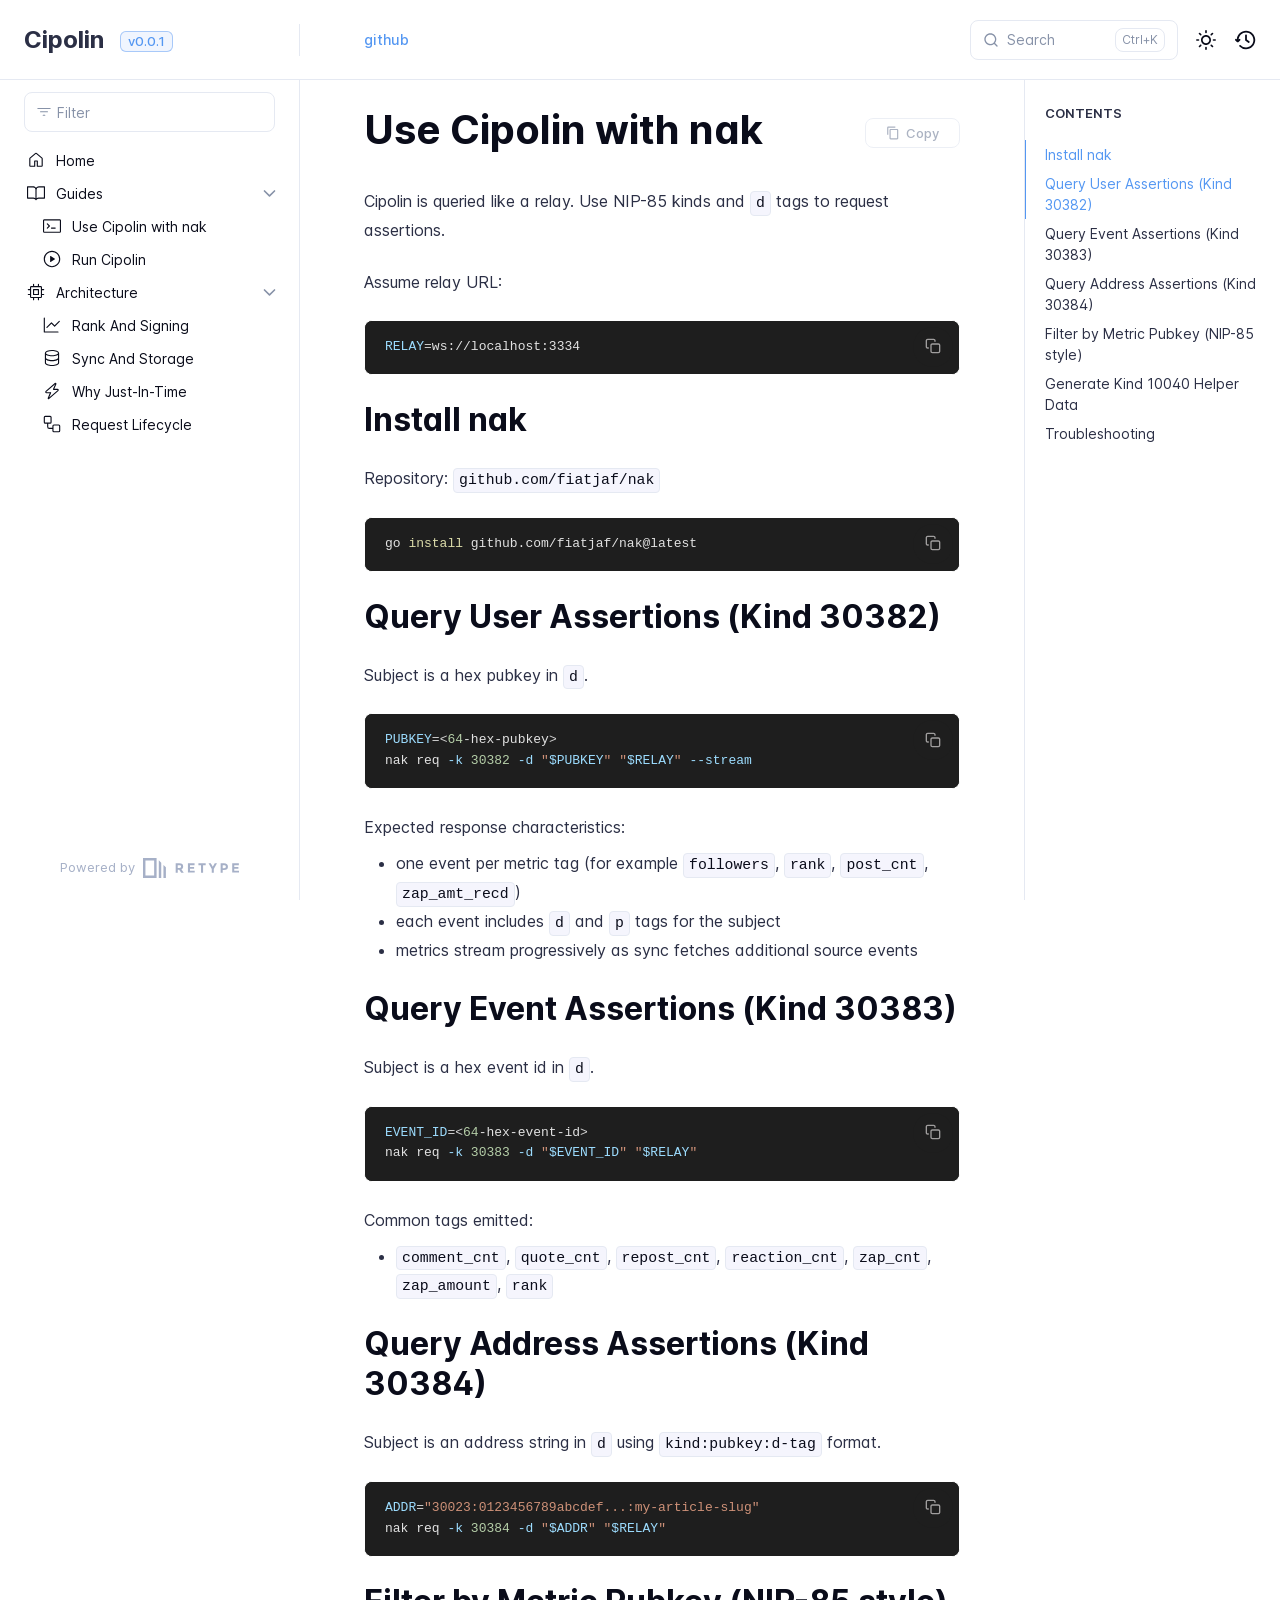
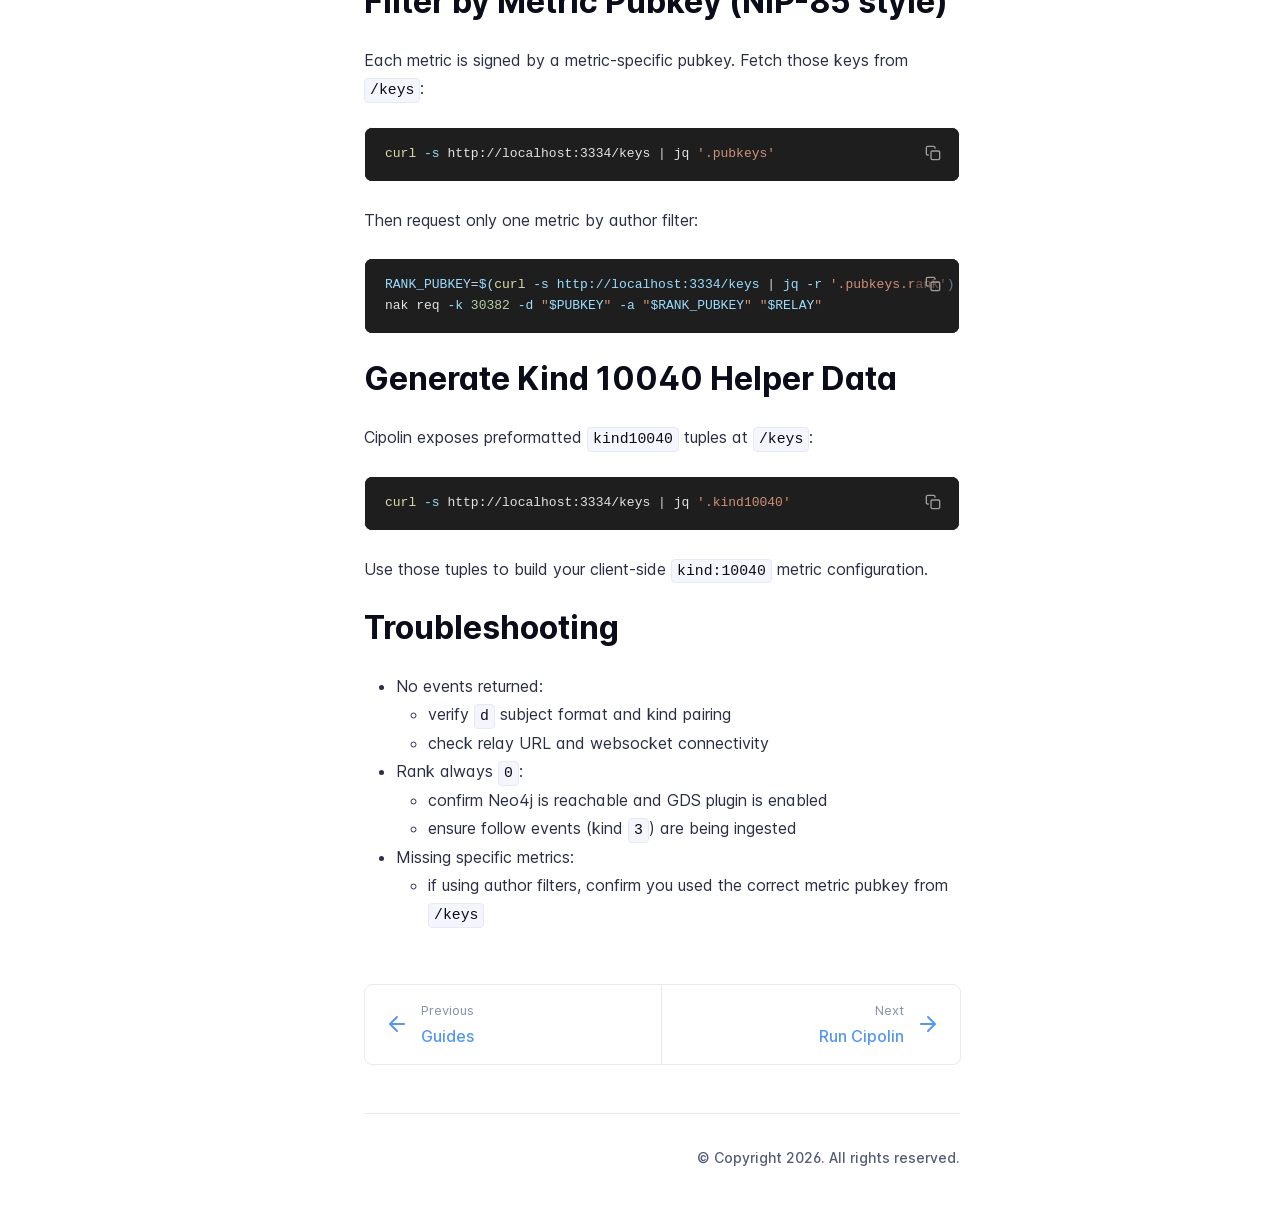
<file: guides/usage/index.html>
<!DOCTYPE html>
<html lang="en" class="h-full">
<head>
    <meta charset="UTF-8">
    <meta name="viewport" content="width=device-width,initial-scale=1">
    <meta name="color-scheme" content="light dark">
    <meta name="turbo-root" content="/cipolin">
    <meta name="turbo-cache-control" content="no-cache" data-turbo-track="reload" data-track-token="4.5.3.829649344211">

    <!-- See retype.com -->
    <meta name="generator" content="Retype 4.5.3">

    <!-- Primary Meta Tags -->
    <title>Use Cipolin with nak</title>
    <meta name="title" content="Use Cipolin with nak">
    <meta name="description" content="Cipolin is queried like a relay. Use NIP-85 kinds and d tags to request assertions.">

    <!-- Canonical -->
    <link rel="canonical" href="https://nogringo.github.io/cipolin/guides/usage/">
    <link rel="sitemap" type="application/xml" title="Sitemap" href="https://nogringo.github.io/cipolin/sitemap.xml">

    <!-- Open Graph -->
    <meta property="og:type" content="website">
    <meta property="og:url" content="https://nogringo.github.io/cipolin/guides/usage/">
    <meta property="og:title" content="Use Cipolin with nak">
    <meta property="og:description" content="Cipolin is queried like a relay. Use NIP-85 kinds and d tags to request assertions.">
    <meta property="og:site_name" content="Cipolin">
    <meta property="og:locale" content="en_US">

    <!-- Twitter -->
    <meta name="twitter:card" content="summary_large_image">
    <meta name="twitter:url" content="https://nogringo.github.io/cipolin/guides/usage/">
    <meta name="twitter:title" content="Use Cipolin with nak">
    <meta name="twitter:description" content="Cipolin is queried like a relay. Use NIP-85 kinds and d tags to request assertions.">

    <!-- Alternate Markdown -->
    <link rel="alternate" type="text/markdown" href="https://nogringo.github.io/cipolin/guides/usage.md">

    <script data-cfasync="false">(function(){var cl=document.documentElement.classList,ls=localStorage.getItem("retype_scheme"),hd=cl.contains("dark"),hl=cl.contains("light"),wm=window.matchMedia&&window.matchMedia("(prefers-color-scheme: dark)").matches;if(ls==="dark"||(!ls&&wm&&!hd&&!hl)){cl.remove("light");cl.add("dark")}else if(ls==="light"||(!ls&&!wm&&!hd&&!hl)){cl.remove("dark");cl.add("light")}})();</script>

    <link href="../../resources/css/retype.css?v=4.5.3.829649344211" rel="stylesheet">

    <script data-cfasync="false" src="../../resources/js/config.js?v=4.5.3.829649344211" data-turbo-eval="false" defer></script>
    <script data-cfasync="false" src="../../resources/js/retype.js?v=4.5.3" data-turbo-eval="false" defer></script>
    <script id="lunr-js" data-cfasync="false" src="../../resources/js/lunr.js?v=4.5.3.829649344211" data-turbo-eval="false" defer></script>
    <script id="prism-js" data-cfasync="false" src="../../resources/js/prism.js?v=4.5.3.829649344211" defer></script>
</head>
<body>
    <div id="retype-app" class="relative text-base antialiased text-base-text bg-base-bg font-body">
    <div class="absolute bottom-0 left-0" style="top: 5rem; right: 50%"></div>

    <header id="retype-header" class="sticky top-0 z-30 flex w-full h-16 bg-header-bg border-b border-header-border md:h-20">
        <div class="container relative flex items-center justify-between pr-6 grow md:justify-start">
            <!-- Mobile menu button skeleton -->
            <button v-cloak class="skeleton retype-mobile-menu-button flex items-center justify-center shrink-0 overflow-hidden dark:text-white focus:outline-hidden rounded-full w-10 h-10 ml-3.5 md:hidden"><svg xmlns="http://www.w3.org/2000/svg" class="mb-px shrink-0" width="24" height="24" viewBox="0 0 24 24" role="presentation" style="margin-bottom: 0px;"><g fill="currentColor"><path d="M2 4h20v2H2zM2 11h20v2H2zM2 18h20v2H2z"></path></g></svg></button>
            <div v-cloak id="retype-sidebar-left-toggle-button"></div>
    
            <!-- Logo -->
            <div class="flex items-center justify-between h-full py-2 md:w-75">
                <div class="flex items-center px-2 md:px-6">
                    <a id="retype-branding-logo" href="https://nogringo.github.io/cipolin/" class="flex items-center leading-snug text-2xl">
                        <span class="dark:text-white font-bold line-clamp-1 md:line-clamp-2">Cipolin</span>
                    </a><span id="retype-branding-label" class="inline-flex mt-1 px-2 py-1 ml-4 text-xs font-medium leading-none items-center rounded-md bg-branding-label-bg text-branding-label-text ring-1 ring-branding-label-border ring-inset md:inline-block">v0.0.1</span>
                </div>
    
                <span class="hidden h-8 border-r md:inline-block border-base-border"></span>
            </div>
    
            <div class="flex justify-between md:grow">
                <!-- Top Nav -->
                <nav id="retype-header-nav" class="hidden md:flex">
                    <ul class="flex flex-col mb-4 md:pl-16 md:mb-0 md:flex-row md:items-center">
                        <li class="mr-6">
                            <a class="py-2 md:mb-0 inline-flex items-center text-sm whitespace-nowrap transition-colors duration-200 ease-linear md:text-header-text font-header-text hover:text-header-text-hover" href="https://github.com/nogringo/cipolin">github</a>
                        </li>
    
                    </ul>
                </nav>
    
                <div v-cloak class="flex justify-end grow">
                    <div id="retype-mobile-search-button"></div>
                    <doc-search-desktop></doc-search-desktop>
    
                    <doc-theme-switch class="lg:ml-2"></doc-theme-switch>
                    <doc-history></doc-history>
                </div>
            </div>
        </div>
    </header>


    <div id="retype-container" class="container relative flex bg-white">
        <!-- Sidebar Skeleton -->
        <div v-cloak class="fixed flex flex-col shrink-0 duration-300 ease-in-out bg-sidebar-left-bg border-sidebar-left-border sidebar top-20 w-75 border-r h-screen md:sticky transition-transform skeleton">
        
            <div class="flex items-center h-16 px-6">
                <input id="retype-filter-input-mock" class="w-full h-10 pl-8 px-3 py-2 transition-colors duration-200 ease-linear bg-filter-bg border border-filter-border rounded-lg shadow-none md:text-sm hover:border-filter-border-hover focus:outline-hidden focus:border-filter-border-focus placeholder-filter-placeholder" type="text">
            </div>
        
            <div class="pl-6 mt-1 mb-4">
                <div class="w-32 h-3 mb-4 bg-skeleton-bg rounded-full loading"></div>
                <div class="w-48 h-3 mb-4 bg-skeleton-bg rounded-full loading"></div>
                <div class="w-40 h-3 mb-4 bg-skeleton-bg rounded-full loading"></div>
                <div class="w-32 h-3 mb-4 bg-skeleton-bg rounded-full loading"></div>
                <div class="w-48 h-3 mb-4 bg-skeleton-bg rounded-full loading"></div>
                <div class="w-40 h-3 mb-4 bg-skeleton-bg rounded-full loading"></div>
            </div>
        
            <div class="shrink-0 mt-auto bg-transparent dark:border-base-border">
                <a class="flex items-center justify-center flex-nowrap h-16 text-gray-350 dark:text-dark-400 hover:text-gray-600 dark:hover:text-dark-300 transition-colors duration-150 ease-in docs-powered-by" target="_blank" href="https://retype.com/" rel="noopener">
                    <span class="text-xs whitespace-nowrap">Powered by</span>
                    <svg xmlns="http://www.w3.org/2000/svg" class="ml-2" fill="currentColor" width="96" height="20" overflow="visible"><path d="M0 0v20h13.59V0H0zm11.15 17.54H2.44V2.46h8.71v15.08zM15.8 20h2.44V4.67L15.8 2.22zM20.45 6.89V20h2.44V9.34z"/><g><path d="M40.16 8.44c0 1.49-.59 2.45-1.75 2.88l2.34 3.32h-2.53l-2.04-2.96h-1.43v2.96h-2.06V5.36h3.5c1.43 0 2.46.24 3.07.73s.9 1.27.9 2.35zm-2.48 1.1c.26-.23.38-.59.38-1.09 0-.5-.13-.84-.4-1.03s-.73-.28-1.39-.28h-1.54v2.75h1.5c.72 0 1.2-.12 1.45-.35zM51.56 5.36V7.2h-4.59v1.91h4.13v1.76h-4.13v1.92h4.74v1.83h-6.79V5.36h6.64zM60.09 7.15v7.48h-2.06V7.15h-2.61V5.36h7.28v1.79h-2.61zM70.81 14.64h-2.06v-3.66l-3.19-5.61h2.23l1.99 3.45 1.99-3.45H74l-3.19 5.61v3.66zM83.99 6.19c.65.55.97 1.4.97 2.55s-.33 1.98-1 2.51-1.68.8-3.04.8h-1.23v2.59h-2.06V5.36h3.26c1.42 0 2.45.28 3.1.83zm-1.51 3.65c.25-.28.37-.69.37-1.22s-.16-.92-.48-1.14c-.32-.23-.82-.34-1.5-.34H79.7v3.12h1.38c.68 0 1.15-.14 1.4-.42zM95.85 5.36V7.2h-4.59v1.91h4.13v1.76h-4.13v1.92H96v1.83h-6.79V5.36h6.64z"/></g></svg>
                </a>
            </div>
        </div>
        
        <!-- Sidebar component -->
        <doc-sidebar v-cloak>
            <template #sidebar-footer>
                <div class="shrink-0 mt-auto border-t md:bg-transparent md:border-none dark:border-base-border">
        
                    <div class="py-3 px-6 md:hidden border-b dark:border-base-border">
                        <nav>
                            <ul class="flex flex-wrap justify-center items-center">
                                <li class="mr-6">
                                    <a class="block py-1 inline-flex items-center text-sm whitespace-nowrap transition-colors duration-200 ease-linear md:text-header-text font-header-text hover:text-header-text-hover" href="https://github.com/nogringo/cipolin">github</a>
                                </li>
        
                            </ul>
                        </nav>
                    </div>
        
                    <a class="flex items-center justify-center flex-nowrap h-16 text-gray-350 dark:text-dark-400 hover:text-gray-600 dark:hover:text-dark-300 transition-colors duration-150 ease-in docs-powered-by" target="_blank" href="https://retype.com/" rel="noopener">
                        <span class="text-xs whitespace-nowrap">Powered by</span>
                        <svg xmlns="http://www.w3.org/2000/svg" class="ml-2" fill="currentColor" width="96" height="20" overflow="visible"><path d="M0 0v20h13.59V0H0zm11.15 17.54H2.44V2.46h8.71v15.08zM15.8 20h2.44V4.67L15.8 2.22zM20.45 6.89V20h2.44V9.34z"/><g><path d="M40.16 8.44c0 1.49-.59 2.45-1.75 2.88l2.34 3.32h-2.53l-2.04-2.96h-1.43v2.96h-2.06V5.36h3.5c1.43 0 2.46.24 3.07.73s.9 1.27.9 2.35zm-2.48 1.1c.26-.23.38-.59.38-1.09 0-.5-.13-.84-.4-1.03s-.73-.28-1.39-.28h-1.54v2.75h1.5c.72 0 1.2-.12 1.45-.35zM51.56 5.36V7.2h-4.59v1.91h4.13v1.76h-4.13v1.92h4.74v1.83h-6.79V5.36h6.64zM60.09 7.15v7.48h-2.06V7.15h-2.61V5.36h7.28v1.79h-2.61zM70.81 14.64h-2.06v-3.66l-3.19-5.61h2.23l1.99 3.45 1.99-3.45H74l-3.19 5.61v3.66zM83.99 6.19c.65.55.97 1.4.97 2.55s-.33 1.98-1 2.51-1.68.8-3.04.8h-1.23v2.59h-2.06V5.36h3.26c1.42 0 2.45.28 3.1.83zm-1.51 3.65c.25-.28.37-.69.37-1.22s-.16-.92-.48-1.14c-.32-.23-.82-.34-1.5-.34H79.7v3.12h1.38c.68 0 1.15-.14 1.4-.42zM95.85 5.36V7.2h-4.59v1.91h4.13v1.76h-4.13v1.92H96v1.83h-6.79V5.36h6.64z"/></g></svg>
                    </a>
                </div>
            </template>
        </doc-sidebar>

        <div class="grow min-w-0 bg-body-bg">
            <!-- Render "toolbar" template here on api pages --><!-- Render page content -->
<div class="flex">
    <div id="retype-main" class="min-w-0 p-4 grow md:px-16">
        <main class="relative pb-12 lg:pt-2">
            <div class="relative retype-markdown" id="retype-content">
                <!-- Rendered if sidebar right is enabled -->
                <div id="retype-sidebar-right-toggle"></div>
                <doc-page-actions></doc-page-actions>

                <!-- Page content  -->
<h1 id="use-cipolin-with-nak">Use Cipolin with nak</h1>
<p>Cipolin is queried like a relay. Use NIP-85 kinds and <code translate="no" v-pre>d</code> tags to request assertions.</p>
<p>Assume relay URL:</p>
<div id="use-cipolin-with-nak-code-1" class="codeblock-wrapper"><doc-codeblock>
<pre translate="no" class="language-bash"><code v-pre class="language-bash">RELAY=ws://localhost:3334</code></pre>
</doc-codeblock></div>
<h2 id="install-nak">Install nak</h2>
<p>Repository: <code translate="no" v-pre>github.com/fiatjaf/nak</code></p>
<div id="install-nak-code-1" class="codeblock-wrapper"><doc-codeblock>
<pre translate="no" class="language-bash"><code v-pre class="language-bash">go install github.com/fiatjaf/nak@latest</code></pre>
</doc-codeblock></div>
<h2 id="query-user-assertions-kind-30382">Query User Assertions (Kind 30382)</h2>
<p>Subject is a hex pubkey in <code translate="no" v-pre>d</code>.</p>
<div id="query-user-assertions-kind-30382-code-1" class="codeblock-wrapper"><doc-codeblock>
<pre translate="no" class="language-bash"><code v-pre class="language-bash">PUBKEY=&lt;64-hex-pubkey&gt;
nak req -k 30382 -d &quot;$PUBKEY&quot; &quot;$RELAY&quot; --stream</code></pre>
</doc-codeblock></div>
<p>Expected response characteristics:</p>
<ul>
<li>one event per metric tag (for example <code translate="no" v-pre>followers</code>, <code translate="no" v-pre>rank</code>, <code translate="no" v-pre>post_cnt</code>, <code translate="no" v-pre>zap_amt_recd</code>)</li>
<li>each event includes <code translate="no" v-pre>d</code> and <code translate="no" v-pre>p</code> tags for the subject</li>
<li>metrics stream progressively as sync fetches additional source events</li>
</ul>
<h2 id="query-event-assertions-kind-30383">Query Event Assertions (Kind 30383)</h2>
<p>Subject is a hex event id in <code translate="no" v-pre>d</code>.</p>
<div id="query-event-assertions-kind-30383-code-1" class="codeblock-wrapper"><doc-codeblock>
<pre translate="no" class="language-bash"><code v-pre class="language-bash">EVENT_ID=&lt;64-hex-event-id&gt;
nak req -k 30383 -d &quot;$EVENT_ID&quot; &quot;$RELAY&quot;</code></pre>
</doc-codeblock></div>
<p>Common tags emitted:</p>
<ul>
<li><code translate="no" v-pre>comment_cnt</code>, <code translate="no" v-pre>quote_cnt</code>, <code translate="no" v-pre>repost_cnt</code>, <code translate="no" v-pre>reaction_cnt</code>, <code translate="no" v-pre>zap_cnt</code>, <code translate="no" v-pre>zap_amount</code>, <code translate="no" v-pre>rank</code></li>
</ul>
<h2 id="query-address-assertions-kind-30384">Query Address Assertions (Kind 30384)</h2>
<p>Subject is an address string in <code translate="no" v-pre>d</code> using <code translate="no" v-pre>kind:pubkey:d-tag</code> format.</p>
<div id="query-address-assertions-kind-30384-code-1" class="codeblock-wrapper"><doc-codeblock>
<pre translate="no" class="language-bash"><code v-pre class="language-bash">ADDR=&quot;30023:0123456789abcdef...:my-article-slug&quot;
nak req -k 30384 -d &quot;$ADDR&quot; &quot;$RELAY&quot;</code></pre>
</doc-codeblock></div>
<h2 id="filter-by-metric-pubkey-nip-85-style">Filter by Metric Pubkey (NIP-85 style)</h2>
<p>Each metric is signed by a metric-specific pubkey. Fetch those keys from <code translate="no" v-pre>/keys</code>:</p>
<div id="filter-by-metric-pubkey-nip-85-style-code-1" class="codeblock-wrapper"><doc-codeblock>
<pre translate="no" class="language-bash"><code v-pre class="language-bash">curl -s http://localhost:3334/keys | jq '.pubkeys'</code></pre>
</doc-codeblock></div>
<p>Then request only one metric by author filter:</p>
<div id="filter-by-metric-pubkey-nip-85-style-code-2" class="codeblock-wrapper"><doc-codeblock>
<pre translate="no" class="language-bash"><code v-pre class="language-bash">RANK_PUBKEY=$(curl -s http://localhost:3334/keys | jq -r '.pubkeys.rank')
nak req -k 30382 -d &quot;$PUBKEY&quot; -a &quot;$RANK_PUBKEY&quot; &quot;$RELAY&quot;</code></pre>
</doc-codeblock></div>
<h2 id="generate-kind-10040-helper-data">Generate Kind 10040 Helper Data</h2>
<p>Cipolin exposes preformatted <code translate="no" v-pre>kind10040</code> tuples at <code translate="no" v-pre>/keys</code>:</p>
<div id="generate-kind-10040-helper-data-code-1" class="codeblock-wrapper"><doc-codeblock>
<pre translate="no" class="language-bash"><code v-pre class="language-bash">curl -s http://localhost:3334/keys | jq '.kind10040'</code></pre>
</doc-codeblock></div>
<p>Use those tuples to build your client-side <code translate="no" v-pre>kind:10040</code> metric configuration.</p>
<h2 id="troubleshooting">Troubleshooting</h2>
<ul>
<li>No events returned:
<ul>
<li>verify <code translate="no" v-pre>d</code> subject format and kind pairing</li>
<li>check relay URL and websocket connectivity</li>
</ul>
</li>
<li>Rank always <code translate="no" v-pre>0</code>:
<ul>
<li>confirm Neo4j is reachable and GDS plugin is enabled</li>
<li>ensure follow events (kind <code translate="no" v-pre>3</code>) are being ingested</li>
</ul>
</li>
<li>Missing specific metrics:
<ul>
<li>if using author filters, confirm you used the correct metric pubkey from <code translate="no" v-pre>/keys</code></li>
</ul>
</li>
</ul>

                
                <!-- Required only on API pages -->
                <doc-toolbar-member-filter-no-results></doc-toolbar-member-filter-no-results>
            </div>
            <footer id="retype-content-footer" class="clear-both">
            
                <nav id="retype-nextprev" class="print:hidden flex mt-14">
                    <div class="w-1/2">
                        <a class="px-5 py-4 h-full flex items-center break-normal font-medium text-body-link border border-base-border hover:border-base-border-hover rounded-l-lg transition-colors duration-150 relative hover:z-5" href="../../guides/">
                            <svg xmlns="http://www.w3.org/2000/svg" class="mr-3" width="24" height="24" viewBox="0 0 24 24" fill="currentColor" overflow="visible"><path d="M19 11H7.41l5.29-5.29a.996.996 0 10-1.41-1.41l-7 7a1 1 0 000 1.42l7 7a1.024 1.024 0 001.42-.01.996.996 0 000-1.41L7.41 13H19c.55 0 1-.45 1-1s-.45-1-1-1z" /><path fill="none" d="M0 0h24v24H0z" /></svg>
                            <span>
                                <span class="block text-xs font-normal text-base-text-muted">Previous</span>
                                <span class="block mt-1">Guides</span>
                            </span>
                        </a>
                    </div>
            
                    <div class="w-1/2">
                        <a class="px-5 py-4 -mx-px h-full flex items-center justify-end break-normal font-medium text-body-link border border-base-border hover:border-base-border-hover rounded-r-lg transition-colors duration-150 relative hover:z-5" href="../../guides/run/">
                            <span>
                                <span class="block text-xs font-normal text-right text-base-text-muted">Next</span>
                                <span class="block mt-1">Run Cipolin</span>
                            </span>
                            <svg xmlns="http://www.w3.org/2000/svg" class="ml-3" width="24" height="24" viewBox="0 0 24 24" fill="currentColor" overflow="visible"><path d="M19.92 12.38a1 1 0 00-.22-1.09l-7-7a.996.996 0 10-1.41 1.41l5.3 5.3H5c-.55 0-1 .45-1 1s.45 1 1 1h11.59l-5.29 5.29a.996.996 0 000 1.41c.19.2.44.3.7.3s.51-.1.71-.29l7-7c.09-.09.16-.21.21-.33z" /><path fill="none" d="M0 0h24v24H0z" /></svg>
                        </a>
                    </div>
                </nav>
            </footer>
        </main>

        <div id="retype-page-footer" class="print:border-none border-t border-base-border pt-6 mb-8">
            <footer class="flex flex-wrap items-center justify-between print:justify-center">
                <div id="retype-footer-links" class="print:hidden">
                    <ul class="flex flex-wrap items-center text-sm">
                    </ul>
                </div>
                <div id="retype-copyright" class="print:justify-center py-2 text-footer-text font-footer-link text-sm leading-relaxed"><p>© Copyright 2026. All rights reserved.</p></div>
            </footer>
        </div>
    </div>

    <!-- Rendered if sidebar right is enabled -->
    <!-- Sidebar right skeleton-->
    <div v-cloak class="fixed top-0 bottom-0 right-0 translate-x-full bg-sidebar-right-bg border-sidebar-right-border lg:sticky lg:border-l lg:shrink-0 lg:pt-6 lg:translate-x-0 sm:w-1/2 lg:w-64 lg:z-0 md:w-104 sidebar-right skeleton">
        <div class="pl-5">
            <div class="w-32 h-3 mb-4 bg-skeleton-bg rounded-full loading"></div>
            <div class="w-48 h-3 mb-4 bg-skeleton-bg rounded-full loading"></div>
            <div class="w-40 h-3 mb-4 bg-skeleton-bg rounded-full loading"></div>
        </div>
    </div>

    <!-- User should be able to hide sidebar right -->
    <doc-sidebar-right v-cloak></doc-sidebar-right>
</div>

        </div>
    </div>

    <doc-search-mobile></doc-search-mobile>
    <doc-back-to-top></doc-back-to-top>
</div>


    <div id="retype-overlay-target"></div>

        <script data-cfasync="false">window.__DOCS__ = { "title": "Use Cipolin with nak", level: 2, icon: "file", hasPrism: true, hasInstagram: false, hasMermaid: false, hasMath: false, tocDepth: 23, "md": "/guides/usage.md" }</script>
</body>
</html>
</file>
